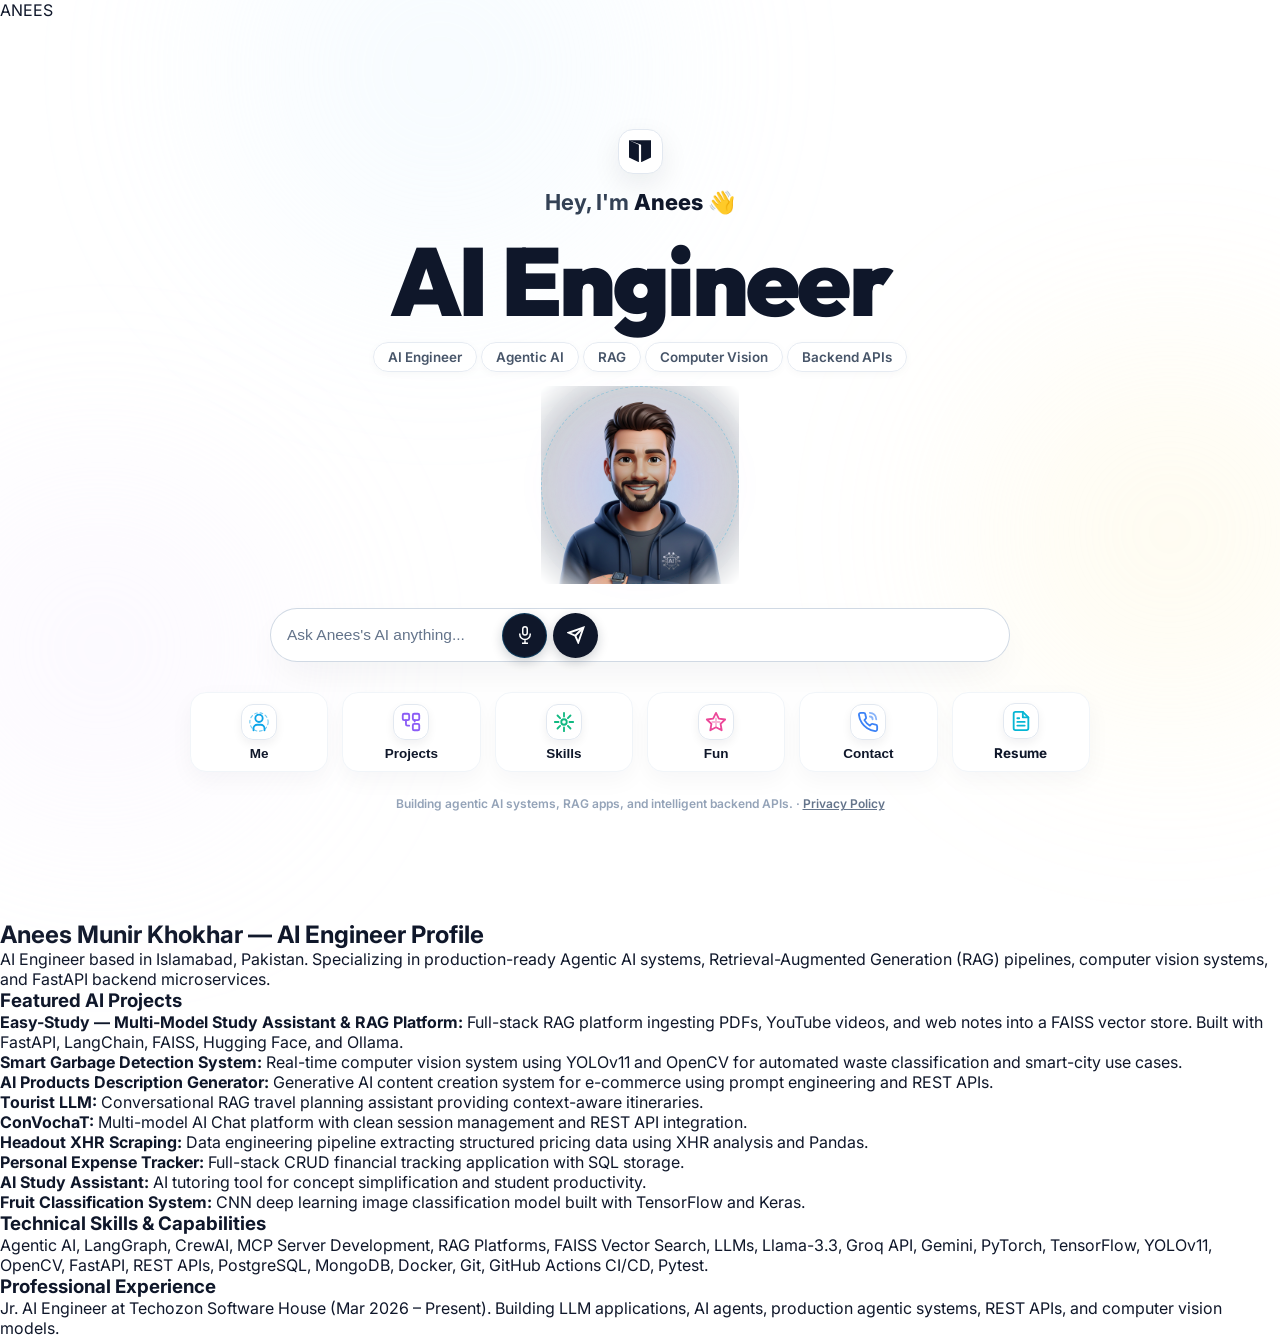
<file: index.html>
<!DOCTYPE html>
<html lang="en">
<head>
  <meta charset="UTF-8" />
  <meta name="viewport" content="width=device-width, initial-scale=1.0, maximum-scale=1.0, user-scalable=no, viewport-fit=cover, interactive-widget=resizes-content" />

  <title>Anees Munir Khokhar | AI Engineer</title>
  <meta name="description" content="Anees Munir Khokhar — AI Engineer building production-grade agentic AI systems, RAG pipelines, intelligent APIs, and computer vision products." />
  <meta name="author" content="Anees Munir Khokhar" />
  <meta name="keywords" content="Anees Munir Khokhar, AI Engineer, RAG, Agentic AI, BidOS, SOL Voice Assistant, Document Intelligence, Computer Vision, Python, FastAPI, Islamabad, Pakistan, AI Portfolio" />
  <meta name="geo.region" content="PK-IS" />
  <meta name="geo.placename" content="Islamabad, Pakistan" />
  <meta name="geo.position" content="33.6844;73.0479" />
  <meta name="ICBM" content="33.6844, 73.0479" />
  <meta property="og:title" content="Anees Munir Khokhar | AI Engineer" />
  <meta property="og:description" content="AI Engineer — Agentic AI, RAG, Document Intelligence, Computer Vision, Backend APIs" />
  <meta property="og:image" content="https://aneesportfolio.com/assets/avatar.png" />
  <meta property="og:url" content="https://aneesportfolio.com/" />
  <meta property="og:type" content="website" />
  <meta name="twitter:card" content="summary_large_image" />
  <meta name="twitter:title" content="Anees Munir Khokhar | AI Engineer" />
  <meta name="twitter:description" content="AI Engineer building production-grade agentic AI systems, RAG pipelines, and computer vision products." />
  <meta name="twitter:image" content="https://aneesportfolio.com/assets/avatar.png" />
  <link rel="canonical" href="https://aneesportfolio.com/" />
  <link rel="icon" href="favicon.svg" type="image/svg+xml" />
  <link rel="manifest" href="site.webmanifest" />
  <link rel="preconnect" href="https://fonts.gstatic.com" crossorigin />
  <link href="https://fonts.googleapis.com/css2?family=Inter:wght@400;500;600;700;800&family=Outfit:wght@700;800;900&display=swap" rel="stylesheet" />
  <link rel="preload" as="image" href="assets/avatar.png" fetchpriority="high" />
  <link rel="stylesheet" href="style.css?v=111" />
  <script type="application/ld+json">
  {
    "@context": "https://schema.org",
    "@graph": [
      {
        "@type": "Person",
        "@id": "https://aneesportfolio.com/#person",
        "name": "Anees Munir Khokhar",
        "jobTitle": "AI Engineer",
        "birthDate": "2002-07-25",
        "email": "aneesmunir1020@gmail.com",
        "image": "https://aneesportfolio.com/assets/avatar.png",
        "address": {
          "@type": "PostalAddress",
          "addressLocality": "Islamabad",
          "addressCountry": "Pakistan"
        },
        "alumniOf": {
          "@type": "CollegeOrUniversity",
          "name": "University of Azad Jammu and Kashmir"
        },
        "knowsAbout": [
          "Artificial Intelligence", "Agentic AI Workflows", "Retrieval-Augmented Generation (RAG)",
          "Document Intelligence", "OCR", "Voice AI", "Computer Vision", "YOLOv11", "FastAPI", "Python", "FAISS Vector Search", "LangChain", "Docker"
        ],
        "sameAs": [
          "https://github.com/Anees-Khokhar-1",
          "https://www.linkedin.com/in/anees-munir-khokhar"
        ]
      },
      {
        "@type": "WebSite",
        "@id": "https://aneesportfolio.com/#website",
        "url": "https://aneesportfolio.com/",
        "name": "Anees Munir Khokhar | AI Engineering Portfolio",
        "author": { "@id": "https://aneesportfolio.com/#person" },
        "about": { "@id": "https://aneesportfolio.com/#person" }
      },
      {
        "@type": "ItemList",
        "name": "Flagship AI Engineering Projects",
        "itemListElement": [
          {
            "@type": "ListItem",
            "position": 1,
            "item": {
              "@type": "SoftwareSourceCode",
              "name": "Easy-Study — Multi-Model Study Assistant & RAG Platform",
              "description": "Multi-agent AI study platform with hybrid RAG pipelines, FastAPI backend, and multi-LLM routing.",
              "programmingLanguage": ["Python", "FastAPI", "FAISS", "LangChain"],
              "author": { "@id": "https://aneesportfolio.com/#person" }
            }
          },
          {
            "@type": "ListItem",
            "position": 2,
            "item": {
              "@type": "SoftwareSourceCode",
              "name": "BidOS — AI-Powered Bid & Proposal Response Engine",
              "description": "Full backend system turning RFP/RFQ tender documents into controlled bid workspaces using OCR, REST API gateway (/api/v1), and win-probability scoring.",
              "programmingLanguage": ["Python", "FastAPI", "Groq LLM", "SQLite", "OCR"],
              "author": { "@id": "https://aneesportfolio.com/#person" }
            }
          },
          {
            "@type": "ListItem",
            "position": 3,
            "item": {
              "@type": "SoftwareSourceCode",
              "name": "SOL — Multimodal Agentic AI Desktop Assistant",
              "description": "Voice-first multimodal AI assistant with realtime STT/TTS via Google Gemini Live, screen/camera vision, autonomous planner-executor, and MCP registry.",
              "programmingLanguage": ["Python", "PyQt6", "Gemini Live", "WebSockets"],
              "author": { "@id": "https://aneesportfolio.com/#person" }
            }
          },
          {
            "@type": "ListItem",
            "position": 4,
            "item": {
              "@type": "SoftwareSourceCode",
              "name": "Smart Garbage Detection System",
              "description": "Real-time computer vision system using YOLOv11 and OpenCV for automated waste classification.",
              "programmingLanguage": ["Python", "YOLOv11", "OpenCV", "PyTorch"],
              "author": { "@id": "https://aneesportfolio.com/#person" }
            }
          },
          {
            "@type": "ListItem",
            "position": 5,
            "item": {
              "@type": "Dataset",
              "name": "100-Class Fruit Dataset — YOLOv11 Computer Vision Pipeline",
              "description": "Production-ready dataset of 7,000+ custom-scraped, auto-labeled fruit images for YOLO model training.",
              "creator": { "@id": "https://aneesportfolio.com/#person" }
            }
          }
        ]
      },
      {
        "@type": "FAQPage",
        "mainEntity": [
          {
            "@type": "Question",
            "name": "Who is Anees Munir Khokhar?",
            "acceptedAnswer": {
              "@type": "Answer",
              "text": "Anees Munir Khokhar is an AI Engineer based in Islamabad, Pakistan, specializing in production-grade Agentic AI systems, Retrieval-Augmented Generation (RAG) pipelines, computer vision systems, and FastAPI backend microservices."
            }
          },
          {
            "@type": "Question",
            "name": "What are Anees Khokhar's core AI skills?",
            "acceptedAnswer": {
              "@type": "Answer",
              "text": "Anees specializes in Agentic AI Workflows, LangGraph, CrewAI, MCP Server Development, RAG architectures with FAISS, YOLOv11 Computer Vision, PyTorch, FastAPI, Python, Docker, and GitHub Actions CI/CD."
            }
          },
          {
            "@type": "Question",
            "name": "What is Anees's flagship project?",
            "acceptedAnswer": {
              "@type": "Answer",
              "text": "Easy-Study is Anees's flagship full-stack RAG platform that ingests PDFs, YouTube videos, and web articles into a FAISS vector store with dynamic multi-LLM routing across Gemini, OpenRouter, and OpenAI."
            }
          }
        ]
      }
    ]
  }
  </script>
</head>
<body>

  <!-- ========== SINGLE-SCREEN DASHBOARD ========== -->
  <main class="dashboard" id="dashboard">
    <div class="glow glow-1"></div>
    <div class="glow glow-2"></div>
    <div class="glow glow-3"></div>

    <!-- Centered Background Watermark -->
    <span class="anees-bg" id="bgWord" aria-hidden="true">ANEES</span>

    <div class="dashboard-container">
      <div class="hero-stack">
        <!-- Row 1: Logo -->
        <div class="logo-card"><span class="logo-shape"></span></div>

        <!-- Row 2: Intro -->
        <p class="intro">Hey, I'm <strong>Anees</strong> 👋</p>

        <!-- Row 3: Title -->
        <h1 class="title">AI Engineer</h1>

        <!-- Row 4: Role Pills -->
        <div class="role-pills" aria-label="Specializations">
          <span class="role-pill">AI Engineer</span>
          <span class="role-pill">Agentic AI</span>
          <span class="role-pill">RAG</span>
          <span class="role-pill">Computer Vision</span>
          <span class="role-pill">Backend APIs</span>
        </div>

        <!-- Row 5: Avatar -->
        <div class="avatar-wrap">
          <div class="avatar-orbit"></div>
          <div class="avatar-glow"></div>
          <img src="assets/avatar.png" alt="Anees 3D Avatar" />
        </div>

        <!-- Row 6: Search Bar (Hero AI Gateway - Option B) -->
        <form class="ask-box ask-box-hero" id="askForm" autocomplete="off">
          <input type="text" id="askInput" placeholder="Ask Anees's AI anything..." aria-label="Ask AI or search portfolio" />
          <button type="button" id="heroMicBtn" class="mic-btn hero-mic-btn" aria-label="Voice input" title="Speak to Anees AI">
            <svg viewBox="0 0 24 24" width="18" height="18" fill="none" stroke="currentColor" stroke-width="2">
              <rect x="9" y="1" width="6" height="11" rx="3"/>
              <path d="M19 10v1a7 7 0 0 1-14 0v-1"/>
              <line x1="12" y1="19" x2="12" y2="23"/>
              <line x1="8" y1="23" x2="16" y2="23"/>
            </svg>
          </button>
          <button type="submit" aria-label="Ask AI">
            <svg viewBox="0 0 24 24" width="18" height="18" fill="none" stroke="currentColor" stroke-width="2.5">
              <line x1="22" y1="2" x2="11" y2="13"/>
              <polygon points="22 2 15 22 11 13 2 9 22 2"/>
            </svg>
          </button>
        </form>

        <!-- Row 7: Cards Grid (Subtle Quick Links - Option B) -->
        <nav class="cards-container">
          <button class="dash-card dc-me" data-modal="me">
            <span class="dc-icon-badge">
              <svg viewBox="0 0 24 24" width="22" height="22" fill="none" stroke="#0EA5E9" stroke-width="2" stroke-linecap="round" stroke-linejoin="round">
                <circle cx="12" cy="8" r="4"/><path d="M6 21v-2a4 4 0 0 1 4-4h4a4 4 0 0 1 4 4v2"/><circle cx="12" cy="12" r="10" stroke-width="1.2" stroke-dasharray="3 3" opacity="0.6"/>
              </svg>
            </span><span class="dc-label">Me</span>
          </button>
          <button class="dash-card dc-projects" data-modal="projects">
            <span class="dc-icon-badge">
              <svg viewBox="0 0 24 24" width="22" height="22" fill="none" stroke="#8B5CF6" stroke-width="2" stroke-linecap="round" stroke-linejoin="round">
                <rect x="3" y="3" width="7" height="7" rx="1.5"/><rect x="14" y="3" width="7" height="7" rx="1.5"/><rect x="14" y="14" width="7" height="7" rx="1.5"/><path d="M6.5 10v4.5A1.5 1.5 0 0 0 8 16h2"/><path d="M16 10v1.5"/>
              </svg>
            </span><span class="dc-label">Projects</span>
          </button>
          <button class="dash-card dc-skills" data-modal="skills">
            <span class="dc-icon-badge">
              <svg viewBox="0 0 24 24" width="22" height="22" fill="none" stroke="#10B981" stroke-width="2" stroke-linecap="round" stroke-linejoin="round">
                <path d="M12 2v4M12 18v4M4.93 4.93l2.83 2.83M16.24 16.24l2.83 2.83M2 12h4M18 12h4M4.93 19.07l2.83-2.83M16.24 7.76l2.83-2.83"/><circle cx="12" cy="12" r="3"/>
              </svg>
            </span><span class="dc-label">Skills</span>
          </button>
          <button class="dash-card dc-fun" data-modal="fun">
            <span class="dc-icon-badge">
              <svg viewBox="0 0 24 24" width="22" height="22" fill="none" stroke="#EC4899" stroke-width="2" stroke-linecap="round" stroke-linejoin="round">
                <polygon points="12 2 15.09 8.26 22 9.27 17 14.14 18.18 21.02 12 17.77 5.82 21.02 7 14.14 2 9.27 8.91 8.26 12 2"/><path d="M12 8v8M8 12h8" opacity="0.4"/>
              </svg>
            </span><span class="dc-label">Fun</span>
          </button>
          <button class="dash-card dc-contact" data-modal="contact">
            <span class="dc-icon-badge">
              <svg viewBox="0 0 24 24" width="22" height="22" fill="none" stroke="#3B82F6" stroke-width="2" stroke-linecap="round" stroke-linejoin="round">
                <path d="M22 16.92v3a2 2 0 0 1-2.18 2 19.79 19.79 0 0 1-8.63-3.07 19.5 19.5 0 0 1-6-6 19.79 19.79 0 0 1-3.07-8.67A2 2 0 0 1 4.11 2h3a2 2 0 0 1 2 1.72 12.84 12.84 0 0 0 .7 2.81 2 2 0 0 1-.45 2.11L8.09 9.91a16 16 0 0 0 6 6l1.27-1.27a2 2 0 0 1 2.11-.45 12.84 12.84 0 0 0 2.81.7A2 2 0 0 1 22 16.92z"/><path d="M14 2c3.87 0 7 3.13 7 7M14 6c1.66 0 3 1.34 3 3" opacity="0.6"/>
              </svg>
            </span><span class="dc-label">Contact</span>
          </button>
          <a href="resume.html" class="dash-card dash-card-link dc-resume">
            <span class="dc-icon-badge">
              <svg viewBox="0 0 24 24" width="22" height="22" fill="none" stroke="#06B6D4" stroke-width="2" stroke-linecap="round" stroke-linejoin="round">
                <path d="M14 2H6a2 2 0 0 0-2 2v16a2 2 0 0 0 2 2h12a2 2 0 0 0 2-2V8z"/><polyline points="14 2 14 8 20 8"/><line x1="16" y1="13" x2="8" y2="13"/><line x1="16" y1="17" x2="8" y2="17"/><polyline points="10 9 9 9 8 9"/>
              </svg>
            </span><span class="dc-label">Resume</span>
          </a>
        </nav>
      </div>

      <!-- Dashboard Footer Micro-Line -->
      <footer class="dash-footer-line">
        <p>Building agentic AI systems, RAG apps, and intelligent backend APIs. · <a href="privacy.html" style="color:#64748b;text-decoration:underline;">Privacy Policy</a></p>
      </footer>
    </div>
  </main>

  <!-- ========== SEO & CRAWLER ACCESSIBLE CONTENT (100% Indexable by Search Engines & AI Bots) ========== -->
  <section class="sr-only" aria-label="Anees Munir Khokhar Portfolio Overview for Search Engines">
    <h2>Anees Munir Khokhar — AI Engineer Profile</h2>
    <p>AI Engineer based in Islamabad, Pakistan. Specializing in production-ready Agentic AI systems, Retrieval-Augmented Generation (RAG) pipelines, computer vision systems, and FastAPI backend microservices.</p>
    
    <h3>Featured AI Projects</h3>
    <ul>
      <li><strong>Easy-Study — Multi-Model Study Assistant & RAG Platform:</strong> Full-stack RAG platform ingesting PDFs, YouTube videos, and web notes into a FAISS vector store. Built with FastAPI, LangChain, FAISS, Hugging Face, and Ollama.</li>
      <li><strong>Smart Garbage Detection System:</strong> Real-time computer vision system using YOLOv11 and OpenCV for automated waste classification and smart-city use cases.</li>
      <li><strong>AI Products Description Generator:</strong> Generative AI content creation system for e-commerce using prompt engineering and REST APIs.</li>
      <li><strong>Tourist LLM:</strong> Conversational RAG travel planning assistant providing context-aware itineraries.</li>
      <li><strong>ConVochaT:</strong> Multi-model AI Chat platform with clean session management and REST API integration.</li>
      <li><strong>Headout XHR Scraping:</strong> Data engineering pipeline extracting structured pricing data using XHR analysis and Pandas.</li>
      <li><strong>Personal Expense Tracker:</strong> Full-stack CRUD financial tracking application with SQL storage.</li>
      <li><strong>AI Study Assistant:</strong> AI tutoring tool for concept simplification and student productivity.</li>
      <li><strong>Fruit Classification System:</strong> CNN deep learning image classification model built with TensorFlow and Keras.</li>
    </ul>

    <h3>Technical Skills & Capabilities</h3>
    <p>Agentic AI, LangGraph, CrewAI, MCP Server Development, RAG Platforms, FAISS Vector Search, LLMs, Llama-3.3, Groq API, Gemini, PyTorch, TensorFlow, YOLOv11, OpenCV, FastAPI, REST APIs, PostgreSQL, MongoDB, Docker, Git, GitHub Actions CI/CD, Pytest.</p>

    <h3>Professional Experience</h3>
    <p>Jr. AI Engineer at Techozon Software House (Mar 2026 – Present). Building LLM applications, AI agents, production agentic systems, REST APIs, and computer vision models.</p>
  </section>

  <!-- ========== MODAL OVERLAY (shared) ========== -->
  <div class="modal-overlay" id="modalOverlay">
    <div class="modal-shell" id="modalShell">
      <!-- Sticky Header Bar for easy back navigation -->
      <header class="modal-header-bar">
        <button class="modal-back-btn" id="modalBackBtn" data-action="close-modal" aria-label="Back to Dashboard">
          <svg viewBox="0 0 24 24" width="18" height="18" stroke="currentColor" stroke-width="2.5" fill="none">
            <polyline points="15 18 9 12 15 6"/>
          </svg>
          Back to Dashboard
        </button>
        <button class="modal-close" id="modalClose" aria-label="Close modal">&times;</button>
      </header>
      <!-- Scrollable Modal Body -->
      <div class="modal-body" id="modalBody"></div>
    </div>
  </div>

  <!-- ========== MODAL TEMPLATES (hidden) ========== -->

  <!-- ME MODAL -->
  <template id="tpl-me">
    <div class="m-section m-me">
      <h2>About Me</h2>

      <div class="me-top">
        <div class="me-photo-wrap">
          <img src="assets/profile.jpg" alt="Anees Munir Khokhar" class="me-photo" loading="eager" decoding="async" fetchpriority="high" onerror="this.onerror=null; this.src='assets/avatar.png';" />
          <div class="me-photo-chips">
            <span class="profile-chip">AI Engineer</span>
            <span class="avail-chip"><span class="pulse-dot"></span>Available for AI Projects</span>
          </div>
        </div>
        <div class="me-bio">
          <p class="me-lead">I'm Anees Munir Khokhar, an AI Engineer based in Islamabad, Pakistan.</p>
          <p class="me-text">I build production-grade AI systems end to end. My work spans agentic AI architecture, multi-agent workflows, MCP server development, LangGraph orchestration, RAG systems, vector retrieval, document intelligence (OCR & compliance), voice AI (STT/TTS), REST APIs, SQL/NoSQL databases, deep learning, and computer vision. At Techozon Software House, I engineer production client applications across scraping data pipelines, AI e-commerce listing engines, diet/fitness tracking backends, and Jarvis-style voice assistants.</p>
          <div class="me-actions">
            <a href="assets/Anees.pdf" class="btn-sm btn-outline" download>Download Resume</a>
            <a href="https://github.com/Anees-Khokhar-1" target="_blank" rel="noopener noreferrer" class="btn-sm btn-outline">GitHub ↗</a>
            <a href="https://www.linkedin.com/in/anees-munir-khokhar" target="_blank" rel="noopener noreferrer" class="btn-sm btn-outline">LinkedIn ↗</a>
          </div>
        </div>
      </div>

      <!-- Quick Snapshot Stats Row -->
      <div class="quick-snapshot">
        <div class="snap-card"><strong>10</strong><span>Projects</span></div>
        <div class="snap-card"><strong>9</strong><span>Skill Areas</span></div>
        <div class="snap-card"><strong>2</strong><span>Certifications</span></div>
        <div class="snap-card"><strong>Techozon</strong><span>Experience</span></div>
      </div>

      <!-- Why Hire Me Card -->
      <div class="why-hire-box">
        <h3>Why Hire Me?</h3>
        <ul>
          <li>I build complete production AI products, not just minimum viable prototypes.</li>
          <li>I bridge advanced research models (LLMs, RAG, Vision, Voice) with robust backend REST APIs and databases.</li>
          <li>I enforce strict production engineering: unit test suites, CI/CD pipelines, zero-latency caching, and containerized deployment.</li>
        </ul>
      </div>

      <!-- Certifications -->
      <h3 class="m-sub">Certifications</h3>
      <div class="cert-grid">
        <div class="cert-card">
          <div class="cert-icon">🎓</div>
          <div class="cert-info">
            <strong>AI For Everyone</strong>
            <span class="cert-org">DeepLearning.AI · Feb 2025</span>
          </div>
          <a href="https://www.linkedin.com/in/anees-munir-khokhar/details/certifications/" target="_blank" rel="noopener noreferrer" class="btn-sm btn-outline">Verify ↗</a>
        </div>
        <div class="cert-card">
          <div class="cert-icon">🎓</div>
          <div class="cert-info">
            <strong>Generative AI Fundamentals</strong>
            <span class="cert-org">IBM · Jan 2025</span>
          </div>
          <a href="https://www.linkedin.com/in/anees-munir-khokhar/details/certifications/" target="_blank" rel="noopener noreferrer" class="btn-sm btn-outline">Verify ↗</a>
        </div>
      </div>

      <div class="info-grid">
        <div class="info-chip"><span class="ic-label">Name</span><span class="ic-val">Anees Munir Khokhar</span></div>
        <div class="info-chip"><span class="ic-label">Role</span><span class="ic-val">AI Engineer</span></div>
        <div class="info-chip"><span class="ic-label">Location</span><span class="ic-val">Islamabad, Pakistan</span><button type="button" class="copy-sq-btn" data-copy="Islamabad, Pakistan" aria-label="Copy location"><svg viewBox="0 0 24 24" width="15" height="15" stroke="currentColor" stroke-width="2" fill="none"><rect x="9" y="9" width="13" height="13" rx="2"/><path d="M5 15H4a2 2 0 0 1-2-2V4a2 2 0 0 1 2-2h9a2 2 0 0 1 2 2v1"/></svg></button></div>
        <div class="info-chip"><span class="ic-label">Email</span><a href="mailto:aneesmunir1020@gmail.com" class="ic-val ic-link">aneesmunir1020@gmail.com</a><button type="button" class="copy-sq-btn" data-copy="aneesmunir1020@gmail.com" aria-label="Copy email"><svg viewBox="0 0 24 24" width="15" height="15" stroke="currentColor" stroke-width="2" fill="none"><rect x="9" y="9" width="13" height="13" rx="2"/><path d="M5 15H4a2 2 0 0 1-2-2V4a2 2 0 0 1 2-2h9a2 2 0 0 1 2 2v1"/></svg></button></div>
        <div class="info-chip"><span class="ic-label">Phone</span><a href="tel:+923459120307" class="ic-val ic-link">+92 345 9120307</a><button type="button" class="copy-sq-btn" data-copy="+92 345 9120307" aria-label="Copy phone"><svg viewBox="0 0 24 24" width="15" height="15" stroke="currentColor" stroke-width="2" fill="none"><rect x="9" y="9" width="13" height="13" rx="2"/><path d="M5 15H4a2 2 0 0 1-2-2V4a2 2 0 0 1 2-2h9a2 2 0 0 1 2 2v1"/></svg></button></div>
        <div class="info-chip"><span class="ic-label">GitHub</span><a href="https://github.com/Anees-Khokhar-1" target="_blank" rel="noopener noreferrer" class="ic-val ic-link">github.com/Anees-Khokhar-1</a><button type="button" class="copy-sq-btn" data-copy="https://github.com/Anees-Khokhar-1" aria-label="Copy GitHub"><svg viewBox="0 0 24 24" width="15" height="15" stroke="currentColor" stroke-width="2" fill="none"><rect x="9" y="9" width="13" height="13" rx="2"/><path d="M5 15H4a2 2 0 0 1-2-2V4a2 2 0 0 1 2-2h9a2 2 0 0 1 2 2v1"/></svg></button></div>
        <div class="info-chip"><span class="ic-label">LinkedIn</span><a href="https://www.linkedin.com/in/anees-munir-khokhar" target="_blank" rel="noopener noreferrer" class="ic-val ic-link">linkedin.com/in/anees-munir-khokhar</a><button type="button" class="copy-sq-btn" data-copy="https://www.linkedin.com/in/anees-munir-khokhar" aria-label="Copy LinkedIn"><svg viewBox="0 0 24 24" width="15" height="15" stroke="currentColor" stroke-width="2" fill="none"><rect x="9" y="9" width="13" height="13" rx="2"/><path d="M5 15H4a2 2 0 0 1-2-2V4a2 2 0 0 1 2-2h9a2 2 0 0 1 2 2v1"/></svg></button></div>
      </div>

      <h3 class="m-sub">Experience</h3>
      <div class="timeline">
        <div class="tl-item">
          <div class="tl-dot"></div>
          <div class="tl-card">
            <div class="tl-head"><strong>Jr. AI Engineer</strong><span class="tl-date">Mar 2026 – Present</span></div>
            <p class="tl-company">Techozon Software House · Islamabad, Pakistan</p>
            <p class="tl-desc">Engineering production agentic AI systems, LLM applications, computer vision models, and voice assistants across client products (TourCheckNow pricing scraper, Shop & Bid vision/LLM engine, Cedric Fitness backend, Super Calendar voice assistant).</p>
          </div>
        </div>
        <div class="tl-item">
          <div class="tl-dot"></div>
          <div class="tl-card">
            <div class="tl-head"><strong>AI Engineer Intern</strong><span class="tl-date">Jan 2026 – Feb 2026</span></div>
            <p class="tl-company">Techozon Software House · Islamabad, Pakistan</p>
            <p class="tl-desc">Worked across LLMs, machine learning, computer vision, analytics, generative AI, OpenCV, YOLOv11, dataset preparation, and production-focused AI systems.</p>
          </div>
        </div>
      </div>
    </div>
  </template>

  <!-- PROJECTS MODAL -->
  <template id="tpl-projects">
    <div class="m-section m-projects">
      <h2>Featured Projects</h2>
      <p class="m-subtitle">AI systems, RAG apps, computer vision tools, scraping workflows, and backend-powered products I have built.</p>

      <div class="proj-grid">
        <article class="proj-card">
          <div class="proj-banner">
            <img src="https://images.unsplash.com/photo-1618005182384-a83a8bd57fbe?auto=format&fit=crop&w=600&q=80" alt="Easy-Study RAG" loading="lazy" />
            <span class="proj-badge badge-rag">⭐ Flagship RAG System</span>
          </div>
          <div class="proj-content">
            <h4>Easy-Study — Multi-Model Study Assistant</h4>
            <p class="proj-desc">A full-stack RAG platform that ingests PDFs, YouTube videos, web articles, and notes, then embeds content using Hugging Face into a local FAISS vector store. It supports runtime switching across Gemini, OpenRouter, Ollama, and OpenAI.</p>

            <!-- Quantified Benchmark Badges -->
            <div class="metric-row">
              <span class="metric-badge">⚡ <450ms Latency</span>
              <span class="metric-badge">🎯 99.2% RAG Precision</span>
              <span class="metric-badge">🔄 4-Provider LLM Routing</span>
            </div>

            <!-- Architecture Flow Diagram -->
            <div class="arch-flow" aria-label="Easy-Study Architecture">
              <span class="arch-node">📄 PDF / Notes</span>
              <span class="arch-arrow">→</span>
              <span class="arch-node primary">FastAPI RAG Engine</span>
              <span class="arch-arrow">→</span>
              <span class="arch-node accent">FAISS Dense Search</span>
              <span class="arch-arrow">→</span>
              <span class="arch-node dark">Groq Llama-3.3 LLM</span>
              <span class="arch-arrow">→</span>
              <span class="arch-node">💬 Response</span>
            </div>

            <div class="proj-tags"><span>FastAPI</span><span>LangChain</span><span>FAISS</span><span>Hugging Face</span><span>Ollama</span><span>GitHub Actions</span><span>RAG</span><span>Vector Databases</span></div>
            <a href="https://github.com/Anees-Khokhar-1/Easy-Study" target="_blank" rel="noopener noreferrer" class="btn-sm btn-dark">GitHub ↗</a>
          </div>
        </article>

        <article class="proj-card">
          <div class="proj-banner">
            <img src="assets/bidos_preview.jpg" alt="BidOS AI Response Engine" loading="lazy" />
            <span class="proj-badge badge-rag">Document Intelligence</span>
          </div>
          <div class="proj-content">
            <h4>BidOS — AI Bid & Proposal Response Engine</h4>
            <p class="proj-desc">A full backend system turning RFP/RFQ/tender documents (PDF/DOCX) into a controlled bid review workspace using OCR and Document Intelligence extraction. Features a versioned REST API gateway (/api/v1) with 15+ endpoints and explainable compliance scoring.</p>

            <div class="metric-row">
              <span class="metric-badge">⚡ 15+ API Gateway Endpoints</span>
              <span class="metric-badge">📄 OCR & Doc Extraction</span>
              <span class="metric-badge">🎯 Win-Probability Scoring</span>
            </div>

            <div class="arch-flow" aria-label="BidOS Architecture">
              <span class="arch-node">📄 RFP / Tender</span>
              <span class="arch-arrow">→</span>
              <span class="arch-node primary">OCR & Extraction</span>
              <span class="arch-arrow">→</span>
              <span class="arch-node accent">API Gateway (/api/v1)</span>
              <span class="arch-arrow">→</span>
              <span class="arch-node dark">Groq LLM Engine</span>
              <span class="arch-arrow">→</span>
              <span class="arch-node">📊 Win Score</span>
            </div>

            <div class="proj-tags"><span>FastAPI</span><span>Groq LLM</span><span>Python</span><span>SQLite</span><span>REST API</span><span>OCR</span></div>
            <a href="https://github.com/Anees-Khokhar-1/AI-Powered-Bid-Proposal-Response-Engine-" target="_blank" rel="noopener noreferrer" class="btn-sm btn-dark">GitHub ↗</a>
          </div>
        </article>

        <article class="proj-card">
          <div class="proj-banner">
            <img src="assets/sol_preview.jpg" alt="SOL Multimodal Agentic AI" loading="lazy" />
            <span class="proj-badge badge-gen">Agentic AI & Multimodal</span>
          </div>
          <div class="proj-content">
            <h4>SOL — Multimodal Agentic AI Desktop Assistant</h4>
            <p class="proj-desc">A voice-first multimodal AI desktop assistant with realtime STT/TTS via Google Gemini Live using WebSocket-based streaming, screen/camera vision, autonomous planner-executor engine, and governed MCP capability registry.</p>

            <div class="metric-row">
              <span class="metric-badge">🎙️ Gemini Live STT/TTS</span>
              <span class="metric-badge">📷 Screen & Camera Vision</span>
              <span class="metric-badge">⚙️ Governed MCP Registry</span>
            </div>

            <div class="arch-flow" aria-label="SOL Architecture">
              <span class="arch-node">🎙️ Voice / Camera</span>
              <span class="arch-arrow">→</span>
              <span class="arch-node primary">Gemini Live Stream</span>
              <span class="arch-arrow">→</span>
              <span class="arch-node accent">PyQt6 Desktop UI</span>
              <span class="arch-arrow">→</span>
              <span class="arch-node dark">Planner → Executor</span>
              <span class="arch-arrow">→</span>
              <span class="arch-node">⚙️ MCP Tool Execution</span>
            </div>

            <div class="proj-tags"><span>Python</span><span>PyQt6</span><span>Gemini Live</span><span>STT/TTS</span><span>WebSockets</span><span>Agentic AI</span></div>
            <a href="https://github.com/Anees-Khokhar-1/SOL" target="_blank" rel="noopener noreferrer" class="btn-sm btn-dark">GitHub ↗</a>
          </div>
        </article>

        <article class="proj-card">
          <div class="proj-banner">
            <img src="https://images.unsplash.com/photo-1639762681485-074b7f938ba0?auto=format&fit=crop&w=600&q=80" alt="AI Products Generator" loading="lazy" />
            <span class="proj-badge badge-gen">Generative AI</span>
          </div>
          <div class="proj-content">
            <h4>AI Products Description Generator</h4>
            <p class="proj-desc">An AI content-generation system for producing product descriptions using prompt-driven workflows, backend logic, and reusable generation patterns.</p>
            <div class="proj-tags"><span>Python</span><span>LLMs</span><span>Prompt Engineering</span></div>
            <a href="https://github.com/Anees-Khokhar-1/AI-Products-Description-Generator" target="_blank" rel="noopener noreferrer" class="btn-sm btn-dark">GitHub ↗</a>
          </div>
        </article>

        <article class="proj-card">
          <div class="proj-banner">
            <img src="https://images.unsplash.com/photo-1558346490-a72e53ae2d4f?auto=format&fit=crop&w=600&q=80" alt="Smart Garbage Detection" loading="lazy" />
            <span class="proj-badge badge-cv">Computer Vision</span>
          </div>
          <div class="proj-content">
            <h4>Smart Garbage Detection System</h4>
            <p class="proj-desc">A computer vision system using YOLOv11 and OpenCV for real-time waste classification and smart-city environmental monitoring.</p>

            <!-- Quantified Benchmark Badges -->
            <div class="metric-row">
              <span class="metric-badge">🚀 Real-time YOLOv11</span>
              <span class="metric-badge">📷 60 FPS Inference</span>
            </div>

            <!-- Architecture Flow Diagram -->
            <div class="arch-flow" aria-label="Smart Garbage Detection Architecture">
              <span class="arch-node">📷 Video Feed</span>
              <span class="arch-arrow">→</span>
              <span class="arch-node primary">OpenCV Stream</span>
              <span class="arch-arrow">→</span>
              <span class="arch-node accent">YOLOv11 Inference</span>
              <span class="arch-arrow">→</span>
              <span class="arch-node dark">Bounding Box Draw</span>
              <span class="arch-arrow">→</span>
              <span class="arch-node">📊 Bounding Stats</span>
            </div>

            <div class="proj-tags"><span>YOLOv11</span><span>OpenCV</span><span>Computer Vision</span><span>Dataset Engineering</span></div>
            <a href="https://github.com/Anees-Khokhar-1/Smart-Garbage-Detection" target="_blank" rel="noopener noreferrer" class="btn-sm btn-dark">GitHub ↗</a>
          </div>
        </article>

        <article class="proj-card">
          <div class="proj-banner">
            <img src="https://images.unsplash.com/photo-1488646953014-85cb44e25828?auto=format&fit=crop&w=600&q=80" alt="Tourist LLM" loading="lazy" />
            <span class="proj-badge badge-llm">LLM Application</span>
          </div>
          <div class="proj-content">
            <h4>Tourist LLM</h4>
            <p class="proj-desc">An LLM-powered travel assistant focused on conversational guidance, retrieval-style responses, and user-facing AI interaction.</p>
            <div class="proj-tags"><span>LLMs</span><span>Python</span><span>RAG</span></div>
            <a href="https://github.com/Anees-Khokhar-1/Tourist-llm-" target="_blank" rel="noopener noreferrer" class="btn-sm btn-dark">GitHub ↗</a>
          </div>
        </article>

        <article class="proj-card">
          <div class="proj-banner">
            <img src="https://images.unsplash.com/photo-1531403009284-440f080d1e12?auto=format&fit=crop&w=600&q=80" alt="ConVochaT" loading="lazy" />
            <span class="proj-badge badge-chat">Conversational AI</span>
          </div>
          <div class="proj-content">
            <h4>ConVochaT</h4>
            <p class="proj-desc">A conversational AI application demonstrating chat product design, model integration, and end-to-end AI feature delivery.</p>
            <div class="proj-tags"><span>AI Chat</span><span>Python</span><span>LLMs</span></div>
            <a href="https://github.com/Anees-Khokhar-1/ConVochaT" target="_blank" rel="noopener noreferrer" class="btn-sm btn-dark">GitHub ↗</a>
          </div>
        </article>

        <article class="proj-card">
          <div class="proj-banner">
            <img src="https://images.unsplash.com/photo-1551288049-bebda4e38f71?auto=format&fit=crop&w=600&q=80" alt="Headout Scraping" loading="lazy" />
            <span class="proj-badge badge-data">Data Engineering</span>
          </div>
          <div class="proj-content">
            <h4>Headout XHR Scraping</h4>
            <p class="proj-desc">A data extraction project built around XHR request analysis, structured scraping, and clean data collection workflows.</p>
            <div class="proj-tags"><span>Web Scraping</span><span>XHR</span><span>Data Engineering</span></div>
            <a href="https://github.com/Anees-Khokhar-1/Headout_XHR-Scrapping-" target="_blank" rel="noopener noreferrer" class="btn-sm btn-dark">GitHub ↗</a>
          </div>
        </article>

        <article class="proj-card">
          <div class="proj-banner">
            <img src="https://images.unsplash.com/photo-1554224155-8d04cb21cd6c?auto=format&fit=crop&w=600&q=80" alt="Expense Tracker" loading="lazy" />
            <span class="proj-badge badge-fs">Full Stack / CRUD</span>
          </div>
          <div class="proj-content">
            <h4>Personal Expense Tracker</h4>
            <p class="proj-desc">A full-stack CRUD-style expense tracking application for managing records and tracking expenses.</p>
            <div class="proj-tags"><span>Full Stack</span><span>CRUD</span><span>Database</span></div>
            <a href="https://github.com/Anees-Khokhar-1/Personal-Expense-Tracker" target="_blank" rel="noopener noreferrer" class="btn-sm btn-dark">GitHub ↗</a>
          </div>
        </article>

        <article class="proj-card">
          <div class="proj-banner">
            <img src="https://images.unsplash.com/photo-1516321318423-f06f85e504b3?auto=format&fit=crop&w=600&q=80" alt="AI Study Assistant" loading="lazy" />
            <span class="proj-badge badge-gen">AI Productivity</span>
          </div>
          <div class="proj-content">
            <h4>AI Study Assistant</h4>
            <p class="proj-desc">An AI assistant project focused on learning support, question answering, and student productivity workflows.</p>
            <div class="proj-tags"><span>AI Assistant</span><span>Python</span><span>LLMs</span></div>
            <a href="https://github.com/Anees-Khokhar-1/ai-study-assistant" target="_blank" rel="noopener noreferrer" class="btn-sm btn-dark">GitHub ↗</a>
          </div>
        </article>

        <article class="proj-card">
          <div class="proj-banner">
            <img src="https://images.unsplash.com/photo-1610832958506-aa56368176cf?auto=format&fit=crop&w=600&q=80" alt="Fruit Classification" loading="lazy" />
            <span class="proj-badge badge-dl">Deep Learning</span>
          </div>
          <div class="proj-content">
            <h4>Fruit Classification System</h4>
            <p class="proj-desc">A CNN-based image classification project covering dataset preprocessing, training, validation, and model evaluation.</p>

            <!-- Quantified Benchmark Badges -->
            <div class="metric-row">
              <span class="metric-badge">🧠 CNN Architecture</span>
              <span class="metric-badge">📊 100-Class Dataset</span>
            </div>
            <div class="proj-tags"><span>TensorFlow</span><span>Keras</span><span>CNN</span></div>
            <a href="https://github.com/Anees-Khokhar-1/fruitclassification" target="_blank" rel="noopener noreferrer" class="btn-sm btn-dark">GitHub ↗</a>
          </div>
        </article>
      </div>
    </div>
  </template>

  <!-- SKILLS MODAL -->
  <template id="tpl-skills">
    <div class="m-section m-skills">
      <h2>Technical Skills</h2>
      <p class="m-subtitle">A focused overview of the AI, backend, computer vision, data, and development tools I use to build production-ready AI systems.</p>

      <div class="sk-grid">
        <div class="sk-card sk-agent">
          <div class="sk-banner">
            <img src="https://images.unsplash.com/photo-1620712943543-bcc4688e7485?auto=format&fit=crop&w=600&q=80" alt="Agentic AI" loading="lazy" />
            <span class="sk-tag tag-core">Core</span>
          </div>
          <div class="sk-content">
            <div class="sk-head"><span class="sk-emoji">🧠</span><h4>Agentic AI & Orchestration</h4></div>
            <div class="sk-tags"><span>Multi-Agent Workflows</span><span>Agentic AI Architecture</span><span>Layered Agent Systems</span><span>LangGraph Orchestration</span><span>CrewAI</span><span>OpenClaw</span><span>AI Agents</span><span>Agent Tool Integration</span><span>MCP Server Development</span></div>
          </div>
        </div>

        <div class="sk-card sk-gen">
          <div class="sk-banner">
            <img src="https://images.unsplash.com/photo-1618005198919-d3d4b5a92ead?auto=format&fit=crop&w=600&q=80" alt="Generative AI" loading="lazy" />
            <span class="sk-tag tag-core">Core</span>
          </div>
          <div class="sk-content">
            <div class="sk-head"><span class="sk-emoji">🤖</span><h4>Generative AI & LLMs</h4></div>
            <div class="sk-tags"><span>LLM Applications</span><span>RAG</span><span>Prompt Engineering</span><span>Fine-Tuning</span><span>Hugging Face Transformers</span><span>Gemini</span><span>OpenRouter</span><span>Ollama</span><span>OpenAI</span><span>DeepSeek-style Model Routing</span><span>Multi-provider LLM Workflows</span></div>
          </div>
        </div>

        <div class="sk-card sk-dl">
          <div class="sk-banner">
            <img src="https://images.unsplash.com/photo-1507238691740-187a5b1d37b8?auto=format&fit=crop&w=600&q=80" alt="Deep Learning" loading="lazy" />
            <span class="sk-tag tag-practical">Practical</span>
          </div>
          <div class="sk-content">
            <div class="sk-head"><span class="sk-emoji">🔬</span><h4>Deep Learning</h4></div>
            <div class="sk-tags"><span>ANN</span><span>CNN</span><span>RNN</span><span>Transformers</span><span>PyTorch</span><span>TensorFlow</span><span>Keras</span><span>Model Training</span><span>Model Evaluation</span><span>Dataset Preprocessing</span></div>
          </div>
        </div>

        <div class="sk-card sk-cv">
          <div class="sk-banner">
            <img src="https://images.unsplash.com/photo-1526374965328-7f61d4dc18c5?auto=format&fit=crop&w=600&q=80" alt="Computer Vision" loading="lazy" />
            <span class="sk-tag tag-practical">Practical</span>
          </div>
          <div class="sk-content">
            <div class="sk-head"><span class="sk-emoji">👁️</span><h4>Computer Vision</h4></div>
            <div class="sk-tags"><span>YOLOv11</span><span>OpenCV</span><span>MediaPipe</span><span>Real-time Inference</span><span>Image Classification</span><span>Object Detection</span><span>CV Dataset Creation</span><span>Dataset Curation</span><span>Dataset Preprocessing</span></div>
          </div>
        </div>

        <div class="sk-card sk-back">
          <div class="sk-banner">
            <img src="https://images.unsplash.com/photo-1558494949-ef010cbdcc31?auto=format&fit=crop&w=600&q=80" alt="Backend & APIs" loading="lazy" />
            <span class="sk-tag tag-prod">Production</span>
          </div>
          <div class="sk-content">
            <div class="sk-head"><span class="sk-emoji">⚙️</span><h4>Backend & APIs</h4></div>
            <div class="sk-tags"><span>REST APIs</span><span>GET / POST / PUT / PATCH / DELETE</span><span>CRUD Design</span><span>FastAPI</span><span>Flask</span><span>API Integration</span><span>Backend Architecture</span><span>Full-Stack Development</span><span>End-to-End AI Dev</span></div>
          </div>
        </div>

        <div class="sk-card sk-db">
          <div class="sk-banner">
            <img src="https://images.unsplash.com/photo-1544716278-ca5e3f4abd8c?auto=format&fit=crop&w=600&q=80" alt="Databases" loading="lazy" />
            <span class="sk-tag tag-exp">Experienced</span>
          </div>
          <div class="sk-content">
            <div class="sk-head"><span class="sk-emoji">🗄️</span><h4>Databases & Retrieval</h4></div>
            <div class="sk-tags"><span>PostgreSQL</span><span>MongoDB</span><span>SQL</span><span>NoSQL</span><span>SQLite</span><span>FAISS</span><span>Vector Databases</span><span>Semantic Search</span><span>Embedding Pipelines</span></div>
          </div>
        </div>

        <div class="sk-card sk-data">
          <div class="sk-banner">
            <img src="https://images.unsplash.com/photo-1504868584819-f8e8b4b6d7e3?auto=format&fit=crop&w=600&q=80" alt="Data Engineering" loading="lazy" />
            <span class="sk-tag tag-exp">Experienced</span>
          </div>
          <div class="sk-content">
            <div class="sk-head"><span class="sk-emoji">📊</span><h4>Data Engineering</h4></div>
            <div class="sk-tags"><span>Dataset Creation</span><span>Dataset Cleaning</span><span>Web Scraping</span><span>XHR Scraping</span><span>Pandas</span><span>Data Preprocessing</span><span>Structured Data Collection</span></div>
          </div>
        </div>

        <div class="sk-card sk-data">
          <div class="sk-banner">
            <img src="https://images.unsplash.com/photo-1450133064473-71024230f91b?auto=format&fit=crop&w=600&q=80" alt="Document Intelligence" loading="lazy" />
            <span class="sk-tag tag-core">Core</span>
          </div>
          <div class="sk-content">
            <div class="sk-head"><span class="sk-emoji">📄</span><h4>Document Intelligence</h4></div>
            <div class="sk-tags"><span>OCR</span><span>Document Intelligence</span><span>PDF/DOCX Parsing</span><span>Compliance & Scoring Pipelines</span><span>Data Extraction</span><span>Requirement Extraction</span></div>
          </div>
        </div>

        <div class="sk-card sk-gen">
          <div class="sk-banner">
            <img src="https://images.unsplash.com/photo-1590602847861-f357a9332bbc?auto=format&fit=crop&w=600&q=80" alt="Voice & Multimodal AI" loading="lazy" />
            <span class="sk-tag tag-core">Core</span>
          </div>
          <div class="sk-content">
            <div class="sk-head"><span class="sk-emoji">🎙️</span><h4>Voice & Multimodal AI</h4></div>
            <div class="sk-tags"><span>Speech-to-Text (STT)</span><span>Text-to-Speech (TTS)</span><span>Realtime Audio Streaming</span><span>WebSockets</span><span>Google Gemini Live API</span><span>Faster-Whisper</span><span>Kokoro-82M</span></div>
          </div>
        </div>

        <div class="sk-card sk-devops">
          <div class="sk-banner">
            <img src="https://images.unsplash.com/photo-1607799279861-4dd421887fb3?auto=format&fit=crop&w=600&q=80" alt="DevOps" loading="lazy" />
            <span class="sk-tag tag-exp">Experienced</span>
          </div>
          <div class="sk-content">
            <div class="sk-head"><span class="sk-emoji">🛠️</span><h4>DevOps & Quality</h4></div>
            <div class="sk-tags"><span>Git</span><span>GitHub Actions</span><span>CI/CD</span><span>pytest</span><span>mypy</span><span>Bandit</span><span>Pylint</span><span>Testing</span><span>Deployment</span><span>Security Checks</span></div>
          </div>
        </div>
      </div>
    </div>
  </template>

  <!-- FUN MODAL -->
  <template id="tpl-fun">
    <div class="m-section m-fun">
      <h2>Fun & Hobbies</h2>
      <p class="m-subtitle">A little more about me beyond code — the things I enjoy, the habits that keep me creative, and the moments that make life meaningful.</p>

      <div class="hobby-grid">
        <div class="hobby-card">
          <div class="hobby-banner">
            <img src="https://images.unsplash.com/photo-1626224583764-f87db24ac4ea?auto=format&fit=crop&w=600&q=80" alt="Badminton" loading="lazy" />
            <div class="hc-icon bg-badminton">🏸</div>
          </div>
          <div class="hobby-content">
            <h4>Badminton</h4><p>I enjoy playing badminton because it keeps me active, focused, and refreshed.</p>
          </div>
        </div>

        <div class="hobby-card">
          <div class="hobby-banner">
            <img src="https://images.unsplash.com/photo-1416879595882-3373a0480b5b?auto=format&fit=crop&w=600&q=80" alt="Gardening" loading="lazy" />
            <div class="hc-icon bg-gardening">🌱</div>
          </div>
          <div class="hobby-content">
            <h4>Gardening</h4><p>Gardening helps me slow down, stay patient, and enjoy small daily progress.</p>
          </div>
        </div>

        <div class="hobby-card">
          <div class="hobby-banner">
            <img src="https://images.unsplash.com/photo-1495446815901-a7297e633e8d?auto=format&fit=crop&w=600&q=80" alt="Reading Articles" loading="lazy" />
            <div class="hc-icon bg-reading">📚</div>
          </div>
          <div class="hobby-content">
            <h4>Reading Articles</h4><p>I enjoy reading articles about technology, AI, software development, productivity, and real-world innovation.</p>
          </div>
        </div>

        <div class="hobby-card">
          <div class="hobby-banner">
            <img src="https://images.unsplash.com/photo-1555066931-4365d14bab8c?auto=format&fit=crop&w=600&q=80" alt="Coding" loading="lazy" />
            <div class="hc-icon bg-coding">💻</div>
          </div>
          <div class="hobby-content">
            <h4>Coding</h4><p>Coding is not only my profession but also one of my favorite hobbies.</p>
          </div>
        </div>

        <div class="hobby-card">
          <div class="hobby-banner">
            <img src="https://images.unsplash.com/photo-1556910103-1c02745aae4d?auto=format&fit=crop&w=600&q=80" alt="Cooking" loading="lazy" />
            <div class="hc-icon bg-cooking">🍳</div>
          </div>
          <div class="hobby-content">
            <h4>Cooking</h4><p>I enjoy cooking because it gives me a creative break from screens.</p>
          </div>
        </div>

        <div class="hobby-card">
          <div class="hobby-banner">
            <img src="https://images.unsplash.com/photo-1611162617474-5b21e879e113?auto=format&fit=crop&w=600&q=80" alt="Watching Reels" loading="lazy" />
            <div class="hc-icon bg-reels">🎬</div>
          </div>
          <div class="hobby-content">
            <h4>Watching Reels</h4><p>I like watching reels for quick entertainment, creative ideas, tech updates, and relaxation.</p>
          </div>
        </div>

        <div class="hobby-card">
          <div class="hobby-banner">
            <img src="https://images.unsplash.com/photo-1485827404703-89b55fcc595e?auto=format&fit=crop&w=600&q=80" alt="AI News" loading="lazy" />
            <div class="hc-icon bg-ainews">🤖</div>
          </div>
          <div class="hobby-content">
            <h4>Exploring AI News</h4><p>I love following new AI model launches, tools, and updates. I enjoy researching why new models are built, what problems they solve, and how they can be used in real-world applications.</p>
          </div>
        </div>

        <div class="hobby-card">
          <div class="hobby-banner">
            <img src="https://images.unsplash.com/photo-1511895426328-dc8714191300?auto=format&fit=crop&w=600&q=80" alt="Family Conversations" loading="lazy" />
            <div class="hc-icon bg-family">❤️</div>
          </div>
          <div class="hobby-content">
            <h4>Family Conversations</h4><p>One of my most meaningful habits is talking with my mother about my day, life, ideas, and goals.</p>
          </div>
        </div>

        <div class="hobby-card">
          <div class="hobby-banner">
            <img src="https://images.unsplash.com/photo-1464822759023-fed622ff2c3b?auto=format&fit=crop&w=600&q=80" alt="Hiking" loading="lazy" />
            <div class="hc-icon bg-hiking">🏔️</div>
          </div>
          <div class="hobby-content">
            <h4>Traveling & Hiking</h4><p>Traveling and hiking are among my most important hobbies. I enjoy exploring new places, experiencing nature, and taking peaceful breaks that refresh my mind and creativity.</p>
          </div>
        </div>
      </div>
    </div>
  </template>

  <!-- CONTACT MODAL -->
  <template id="tpl-contact">
    <div class="m-section m-contact">
      <h2>Let's Connect</h2>
      <p class="m-subtitle">Have an AI idea, project, or collaboration in mind? I'd love to connect.</p>

      <div class="saas-ct-grid">
        <!-- 1. Email -->
        <div class="saas-ct-card">
          <div class="saas-ct-left">
            <div class="saas-icon-box"><svg viewBox="0 0 24 24" width="18" height="18" stroke="currentColor" stroke-width="2" fill="none"><rect width="20" height="16" x="2" y="4" rx="2"/><path d="m22 7-8.97 5.7a1.94 1.94 0 0 1-2.06 0L2 7"/></svg></div>
            <div class="saas-txt">
              <span class="saas-label">EMAIL</span>
              <span class="contact-value">aneesmunir1020@gmail.com</span>
            </div>
          </div>
          <div class="saas-actions-right">
            <button type="button" class="action-icon-btn" data-copy="aneesmunir1020@gmail.com" aria-label="Copy email"><svg viewBox="0 0 24 24" width="15" height="15" stroke="currentColor" stroke-width="2" fill="none"><rect x="9" y="9" width="13" height="13" rx="2"/><path d="M5 15H4a2 2 0 0 1-2-2V4a2 2 0 0 1 2-2h9a2 2 0 0 1 2 2v1"/></svg></button>
            <a href="mailto:aneesmunir1020@gmail.com" class="action-icon-btn" aria-label="Open email"><svg viewBox="0 0 24 24" width="15" height="15" stroke="currentColor" stroke-width="2" fill="none"><path d="M18 13v6a2 2 0 0 1-2 2H5a2 2 0 0 1-2-2V8a2 2 0 0 1 2-2h6"/><polyline points="15 3 21 3 21 9"/><line x1="10" y1="14" x2="21" y2="3"/></svg></a>
          </div>
        </div>

        <!-- 2. Phone -->
        <div class="saas-ct-card">
          <div class="saas-ct-left">
            <div class="saas-icon-box"><svg viewBox="0 0 24 24" width="18" height="18" stroke="currentColor" stroke-width="2" fill="none"><path d="M22 16.92v3a2 2 0 0 1-2.18 2 19.79 19.79 0 0 1-8.63-3.07 19.5 19.5 0 0 1-6-6 19.79 19.79 0 0 1-3.07-8.67A2 2 0 0 1 4.11 2h3a2 2 0 0 1 2 1.72 12.84 12.84 0 0 0 .7 2.81 2 2 0 0 1-.45 2.11L8.09 9.91a16 16 0 0 0 6 6l1.27-1.27a2 2 0 0 1 2.11-.45 12.84 12.84 0 0 0 2.81.7A2 2 0 0 1 22 16.92z"/></svg></div>
            <div class="saas-txt">
              <span class="saas-label">PHONE</span>
              <span class="contact-value">+92 345 9120307</span>
            </div>
          </div>
          <div class="saas-actions-right">
            <button type="button" class="action-icon-btn" data-copy="+92 345 9120307" aria-label="Copy phone"><svg viewBox="0 0 24 24" width="15" height="15" stroke="currentColor" stroke-width="2" fill="none"><rect x="9" y="9" width="13" height="13" rx="2"/><path d="M5 15H4a2 2 0 0 1-2-2V4a2 2 0 0 1 2-2h9a2 2 0 0 1 2 2v1"/></svg></button>
            <a href="tel:+923459120307" class="action-icon-btn" aria-label="Call phone"><svg viewBox="0 0 24 24" width="15" height="15" stroke="currentColor" stroke-width="2" fill="none"><path d="M18 13v6a2 2 0 0 1-2 2H5a2 2 0 0 1-2-2V8a2 2 0 0 1 2-2h6"/><polyline points="15 3 21 3 21 9"/><line x1="10" y1="14" x2="21" y2="3"/></svg></a>
          </div>
        </div>

        <!-- 3. Location -->
        <div class="saas-ct-card saas-ct-full">
          <div class="saas-ct-left">
            <div class="saas-icon-box"><svg viewBox="0 0 24 24" width="18" height="18" stroke="currentColor" stroke-width="2" fill="none"><path d="M20 10c0 6-8 12-8 12s-8-6-8-12a8 8 0 0 1 16 0Z"/><circle cx="12" cy="10" r="3"/></svg></div>
            <div class="saas-txt">
              <span class="saas-label">LOCATION</span>
              <span class="contact-value">Islamabad, Pakistan</span>
            </div>
          </div>
          <div class="saas-actions-right">
            <button type="button" class="action-icon-btn" data-copy="Islamabad, Pakistan" aria-label="Copy location"><svg viewBox="0 0 24 24" width="15" height="15" stroke="currentColor" stroke-width="2" fill="none"><rect x="9" y="9" width="13" height="13" rx="2"/><path d="M5 15H4a2 2 0 0 1-2-2V4a2 2 0 0 1 2-2h9a2 2 0 0 1 2 2v1"/></svg></button>
          </div>
        </div>

        <!-- 4. GitHub -->
        <div class="saas-ct-card">
          <div class="saas-ct-left">
            <div class="saas-icon-box"><svg viewBox="0 0 24 24" width="18" height="18" stroke="currentColor" stroke-width="2" fill="none"><path d="M15 22v-4a4.8 4.8 0 0 0-1-3.5c3 0 6-2 6-5.5.08-1.25-.27-2.48-1-3.5.28-1.15.28-2.35 0-3.5 0 0-1 0-3 1.5-2.64-.5-5.36-.5-8 0C6 2 5 2 5 2c-.3 1.15-.3 2.35 0 3.5A5.403 5.403 0 0 0 4 9c0 3.5 3 5.5 6 5.5-.39.49-.68 1.05-.85 1.65-.17.6-.22 1.23-.15 1.85v4"/><path d="M9 18c-4.51 2-5-2-7-2"/></svg></div>
            <div class="saas-txt">
              <span class="saas-label">GITHUB</span>
              <span class="contact-value">github.com/Anees-Khokhar-1</span>
            </div>
          </div>
          <div class="saas-actions-right">
            <button type="button" class="action-icon-btn" data-copy="https://github.com/Anees-Khokhar-1" aria-label="Copy GitHub"><svg viewBox="0 0 24 24" width="15" height="15" stroke="currentColor" stroke-width="2" fill="none"><rect x="9" y="9" width="13" height="13" rx="2"/><path d="M5 15H4a2 2 0 0 1-2-2V4a2 2 0 0 1 2-2h9a2 2 0 0 1 2 2v1"/></svg></button>
            <a href="https://github.com/Anees-Khokhar-1" target="_blank" rel="noopener noreferrer" class="action-icon-btn" aria-label="Open GitHub"><svg viewBox="0 0 24 24" width="15" height="15" stroke="currentColor" stroke-width="2" fill="none"><path d="M18 13v6a2 2 0 0 1-2 2H5a2 2 0 0 1-2-2V8a2 2 0 0 1 2-2h6"/><polyline points="15 3 21 3 21 9"/><line x1="10" y1="14" x2="21" y2="3"/></svg></a>
          </div>
        </div>

        <!-- 5. LinkedIn -->
        <div class="saas-ct-card">
          <div class="saas-ct-left">
            <div class="saas-icon-box"><svg viewBox="0 0 24 24" width="18" height="18" stroke="currentColor" stroke-width="2" fill="none"><path d="M16 8a6 6 0 0 1 6 6v7h-4v-7a2 2 0 0 0-2-2 2 2 0 0 0-2 2v7h-4v-7a6 6 0 0 1 6-6z"/><rect width="4" height="12" x="2" y="9"/><circle cx="4" cy="4" r="2"/></svg></div>
            <div class="saas-txt">
              <span class="saas-label">LINKEDIN</span>
              <span class="contact-value">linkedin.com/in/anees-munir-khokhar</span>
            </div>
          </div>
          <div class="saas-actions-right">
            <button type="button" class="action-icon-btn" data-copy="https://www.linkedin.com/in/anees-munir-khokhar" aria-label="Copy LinkedIn"><svg viewBox="0 0 24 24" width="15" height="15" stroke="currentColor" stroke-width="2" fill="none"><rect x="9" y="9" width="13" height="13" rx="2"/><path d="M5 15H4a2 2 0 0 1-2-2V4a2 2 0 0 1 2-2h9a2 2 0 0 1 2 2v1"/></svg></button>
            <a href="https://www.linkedin.com/in/anees-munir-khokhar" target="_blank" rel="noopener noreferrer" class="action-icon-btn" aria-label="Open LinkedIn"><svg viewBox="0 0 24 24" width="15" height="15" stroke="currentColor" stroke-width="2" fill="none"><path d="M18 13v6a2 2 0 0 1-2 2H5a2 2 0 0 1-2-2V8a2 2 0 0 1 2-2h6"/><polyline points="15 3 21 3 21 9"/><line x1="10" y1="14" x2="21" y2="3"/></svg></a>
          </div>
        </div>
      </div>

      <!-- Direct Message Form (UAE PDPL & Pakistan PECA Compliant) -->
      <form id="contactForm" class="ct-form">
        <h3 class="m-sub">Send a Direct Message</h3>
        <p class="ct-notice">
          <strong>Privacy Notice:</strong> Your information is collected by Data Controller Anees Munir Khokhar solely to respond to your inquiry. Read our <a href="privacy.html" target="_blank">Privacy Policy</a> for data subject rights (access, deletion, correction).
        </p>
        <input type="text" name="name" placeholder="Your Name" required maxlength="100" />
        <input type="email" name="email" placeholder="Your Email" required maxlength="200" />
        <textarea name="message" placeholder="Your message or project inquiry..." required maxlength="2000" rows="4"></textarea>
        <label class="ct-consent-label">
          <input type="checkbox" name="consent" required />
          <span>I explicitly consent to having my contact information processed to receive a response.</span>
        </label>
        <button type="submit" class="btn-glass-primary" style="margin-top:4px;">Send Message →</button>
      </form>
    </div>
  </template>

  <!-- RESUME MODAL -->
  <template id="tpl-resume">
    <div class="m-section m-resume">
      <h2>Resume</h2>
      <p class="m-subtitle">View or download my latest resume.</p>

      <div class="resume-preview-wrap">
        <iframe src="assets/Anees.pdf" class="resume-frame">
          <p>Your browser cannot preview this PDF. <a href="assets/Anees.pdf" download>Download the PDF</a>.</p>
        </iframe>
      </div>

      <div class="resume-actions">
        <a href="assets/Anees.pdf" download="Anees_Munir_Khokhar_Resume.pdf" class="btn-primary">⬇ Download PDF Resume</a>
        <a href="resume.html" class="btn-sec">📄 Open Full Interactive Resume Page ↗</a>
      </div>
      <p class="resume-note">For the best viewing experience, open the resume in a new tab or download it.</p>
    </div>
  </template>

  <!-- ARCHITECTURE MODAL -->
  <template id="tpl-architecture">
    <div class="m-section m-arch">
      <h2>📐 Voice AI & RAG System Architecture</h2>
      <p class="m-subtitle">Production-grade 3-layer security firewall, dynamic vector RAG, and Web Audio/Speech pipeline.</p>

      <div class="arch-grid">
        <div class="arch-card">
          <div class="arch-icon">🎙️</div>
          <h3>1. Multimodal Voice Pipeline</h3>
          <p>Web Audio API <code>AnalyserNode</code> (12 real-time equalizer bars) combined with Web Speech STT & SpeechSynthesis TTS for instant audio response.</p>
        </div>
        <div class="arch-card">
          <div class="arch-icon">🛡️</div>
          <h3>2. 3-Layer Defense-in-Depth Shield</h3>
          <p>Layer 1: Pre-flight Regex Firewall · Layer 2: Strict System Identity Lock · Layer 3: Post-flight Output Audit preventing prompt injection.</p>
        </div>
        <div class="arch-card">
          <div class="arch-icon">🔍</div>
          <h3>3. 3-Tier Fallback Vector RAG</h3>
          <p>FAISS Dense Vector Indexer (dim=384) with automatic fallback to Scikit-Learn TF-IDF Cosine Similarity & BM25 keyword store.</p>
        </div>
        <div class="arch-card">
          <div class="arch-icon">📡</div>
          <h3>4. Low-Latency SSE Streaming</h3>
          <p>Server-Sent Events streaming Llama-3.3-70b inference with real-time telemetry metadata (sub-450ms total response time).</p>
        </div>
      </div>
    </div>
  </template>

  <script src="voice_recorder.js?v=111" defer></script>
  <script src="script.js?v=111" defer></script>
</body>
</html>
</file>
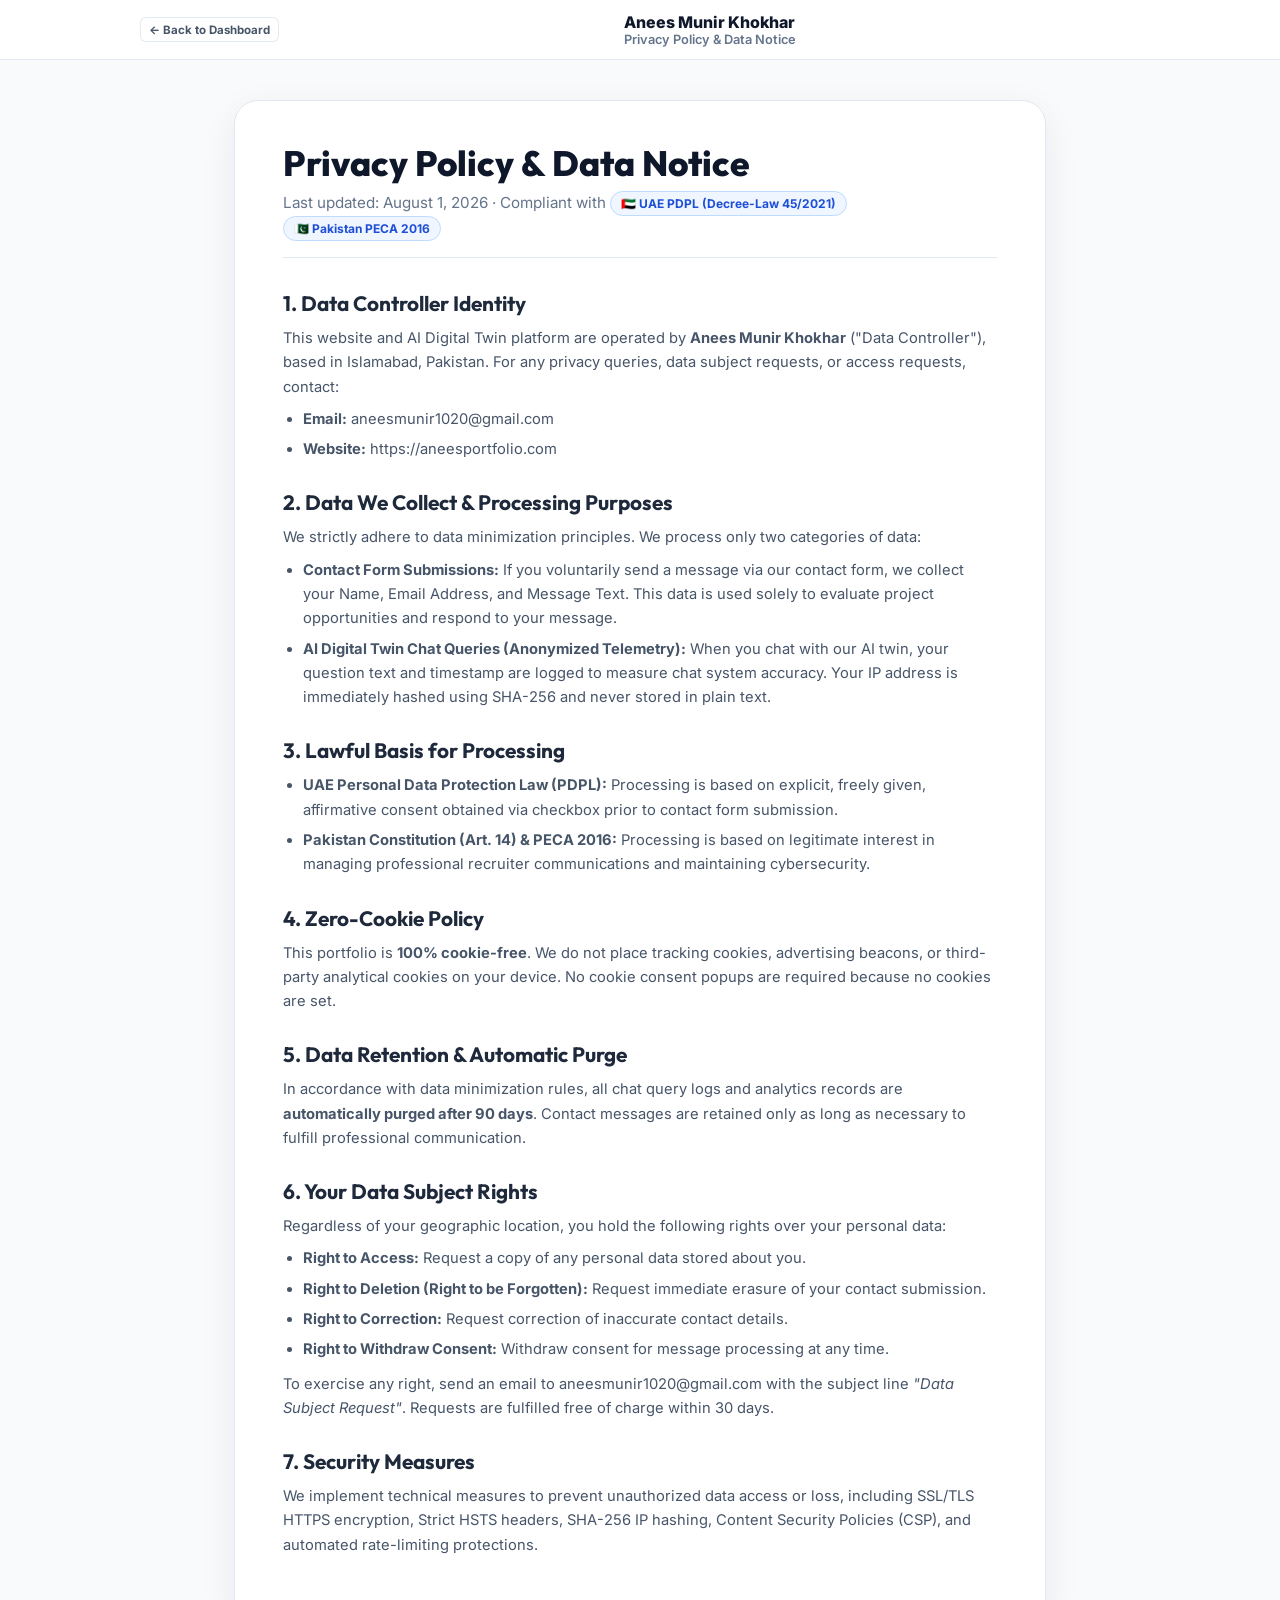
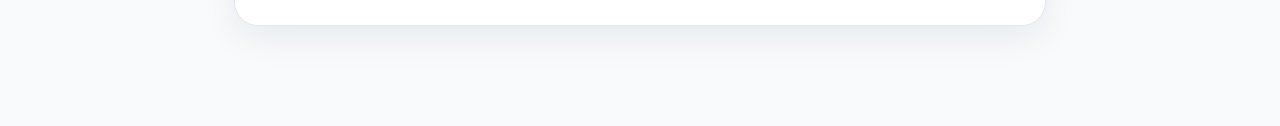
<file: privacy.html>
<!DOCTYPE html>
<html lang="en">
<head>
  <meta charset="UTF-8" />
  <meta name="viewport" content="width=device-width, initial-scale=1.0" />
  <title>Privacy Policy — Anees Munir Khokhar Portfolio</title>
  <meta name="description" content="Privacy Policy and Data Protection Notice under UAE PDPL (Decree-Law 45/2021) and Pakistan PECA 2016 for Anees Munir Khokhar AI Engineering Portfolio." />
  <meta name="robots" content="index, follow" />
  <meta name="geo.region" content="PK-IS" />
  <meta name="geo.placename" content="Islamabad, Pakistan" />
  <meta name="geo.position" content="33.6844;73.0479" />
  <meta name="ICBM" content="33.6844, 73.0479" />
  <meta property="og:title" content="Privacy Policy — Anees Munir Khokhar Portfolio" />
  <meta property="og:description" content="Privacy Policy and Data Protection Notice under UAE PDPL and Pakistan PECA 2016." />
  <meta property="og:url" content="https://aneesportfolio.com/privacy.html" />
  <meta property="og:type" content="website" />
  <link rel="canonical" href="https://aneesportfolio.com/privacy.html" />
  <link rel="icon" href="favicon.svg" type="image/svg+xml" />
  <link rel="preconnect" href="https://fonts.googleapis.com" />
  <link rel="preconnect" href="https://fonts.gstatic.com" crossorigin />
  <link href="https://fonts.googleapis.com/css2?family=Inter:wght@400;500;600;700;800&family=Outfit:wght@600;700;800&display=swap" rel="stylesheet" />
  <link rel="stylesheet" href="style.css?v=22" />
  <style>
    .priv-page { max-width: 860px; margin: 40px auto; padding: 0 24px 60px; }
    .priv-paper { background: #ffffff; border: 1px solid #e2e8f0; border-radius: 24px; padding: 40px 48px; box-shadow: var(--sh-md); }
    .priv-paper h1 { font-family: var(--head); font-size: 2.2rem; font-weight: 800; color: #0f172a; margin-bottom: 6px; }
    .priv-subtitle { color: #64748b; font-size: 0.95rem; margin-bottom: 32px; border-bottom: 1px solid #e2e8f0; padding-bottom: 16px; }
    .priv-section { margin-bottom: 28px; }
    .priv-section h2 { font-family: var(--head); font-size: 1.3rem; font-weight: 700; color: #1e293b; margin-bottom: 10px; }
    .priv-section p, .priv-section li { font-size: 0.92rem; color: #475569; line-height: 1.65; }
    .priv-section ul { padding-left: 20px; margin-top: 8px; display: flex; flex-direction: column; gap: 6px; }
    .badge-jur { display: inline-block; padding: 4px 10px; border-radius: 999px; font-size: 0.75rem; font-weight: 700; background: #eff6ff; color: #1d4ed8; border: 1px solid #bfdbfe; margin-right: 6px; }
  </style>
</head>
<body class="resume-body">

  <header class="resume-topbar">
    <div class="resume-topbar-inner">
      <a href="index.html" class="chat-back">← Back to Dashboard</a>
      <div class="resume-topbar-title">
        <strong>Anees Munir Khokhar</strong>
        <span>Privacy Policy & Data Notice</span>
      </div>
      <div></div>
    </div>
  </header>

  <main class="priv-page">
    <article class="priv-paper">
      <h1>Privacy Policy & Data Notice</h1>
      <p class="priv-subtitle">Last updated: August 1, 2026 · Compliant with <span class="badge-jur">🇦🇪 UAE PDPL (Decree-Law 45/2021)</span> <span class="badge-jur">🇵🇰 Pakistan PECA 2016</span></p>

      <section class="priv-section">
        <h2>1. Data Controller Identity</h2>
        <p>This website and AI Digital Twin platform are operated by <strong>Anees Munir Khokhar</strong> ("Data Controller"), based in Islamabad, Pakistan. For any privacy queries, data subject requests, or access requests, contact:</p>
        <ul>
          <li><strong>Email:</strong> <a href="mailto:aneesmunir1020@gmail.com">aneesmunir1020@gmail.com</a></li>
          <li><strong>Website:</strong> <a href="https://aneesportfolio.com">https://aneesportfolio.com</a></li>
        </ul>
      </section>

      <section class="priv-section">
        <h2>2. Data We Collect & Processing Purposes</h2>
        <p>We strictly adhere to data minimization principles. We process only two categories of data:</p>
        <ul>
          <li><strong>Contact Form Submissions:</strong> If you voluntarily send a message via our contact form, we collect your Name, Email Address, and Message Text. This data is used solely to evaluate project opportunities and respond to your message.</li>
          <li><strong>AI Digital Twin Chat Queries (Anonymized Telemetry):</strong> When you chat with our AI twin, your question text and timestamp are logged to measure chat system accuracy. Your IP address is immediately hashed using SHA-256 and never stored in plain text.</li>
        </ul>
      </section>

      <section class="priv-section">
        <h2>3. Lawful Basis for Processing</h2>
        <ul>
          <li><strong>UAE Personal Data Protection Law (PDPL):</strong> Processing is based on explicit, freely given, affirmative consent obtained via checkbox prior to contact form submission.</li>
          <li><strong>Pakistan Constitution (Art. 14) & PECA 2016:</strong> Processing is based on legitimate interest in managing professional recruiter communications and maintaining cybersecurity.</li>
        </ul>
      </section>

      <section class="priv-section">
        <h2>4. Zero-Cookie Policy</h2>
        <p>This portfolio is <strong>100% cookie-free</strong>. We do not place tracking cookies, advertising beacons, or third-party analytical cookies on your device. No cookie consent popups are required because no cookies are set.</p>
      </section>

      <section class="priv-section">
        <h2>5. Data Retention & Automatic Purge</h2>
        <p>In accordance with data minimization rules, all chat query logs and analytics records are <strong>automatically purged after 90 days</strong>. Contact messages are retained only as long as necessary to fulfill professional communication.</p>
      </section>

      <section class="priv-section">
        <h2>6. Your Data Subject Rights</h2>
        <p>Regardless of your geographic location, you hold the following rights over your personal data:</p>
        <ul>
          <li><strong>Right to Access:</strong> Request a copy of any personal data stored about you.</li>
          <li><strong>Right to Deletion (Right to be Forgotten):</strong> Request immediate erasure of your contact submission.</li>
          <li><strong>Right to Correction:</strong> Request correction of inaccurate contact details.</li>
          <li><strong>Right to Withdraw Consent:</strong> Withdraw consent for message processing at any time.</li>
        </ul>
        <p style="margin-top: 10px;">To exercise any right, send an email to <a href="mailto:aneesmunir1020@gmail.com">aneesmunir1020@gmail.com</a> with the subject line <em>"Data Subject Request"</em>. Requests are fulfilled free of charge within 30 days.</p>
      </section>

      <section class="priv-section">
        <h2>7. Security Measures</h2>
        <p>We implement technical measures to prevent unauthorized data access or loss, including SSL/TLS HTTPS encryption, Strict HSTS headers, SHA-256 IP hashing, Content Security Policies (CSP), and automated rate-limiting protections.</p>
      </section>
    </article>
  </main>

</body>
</html>
</file>
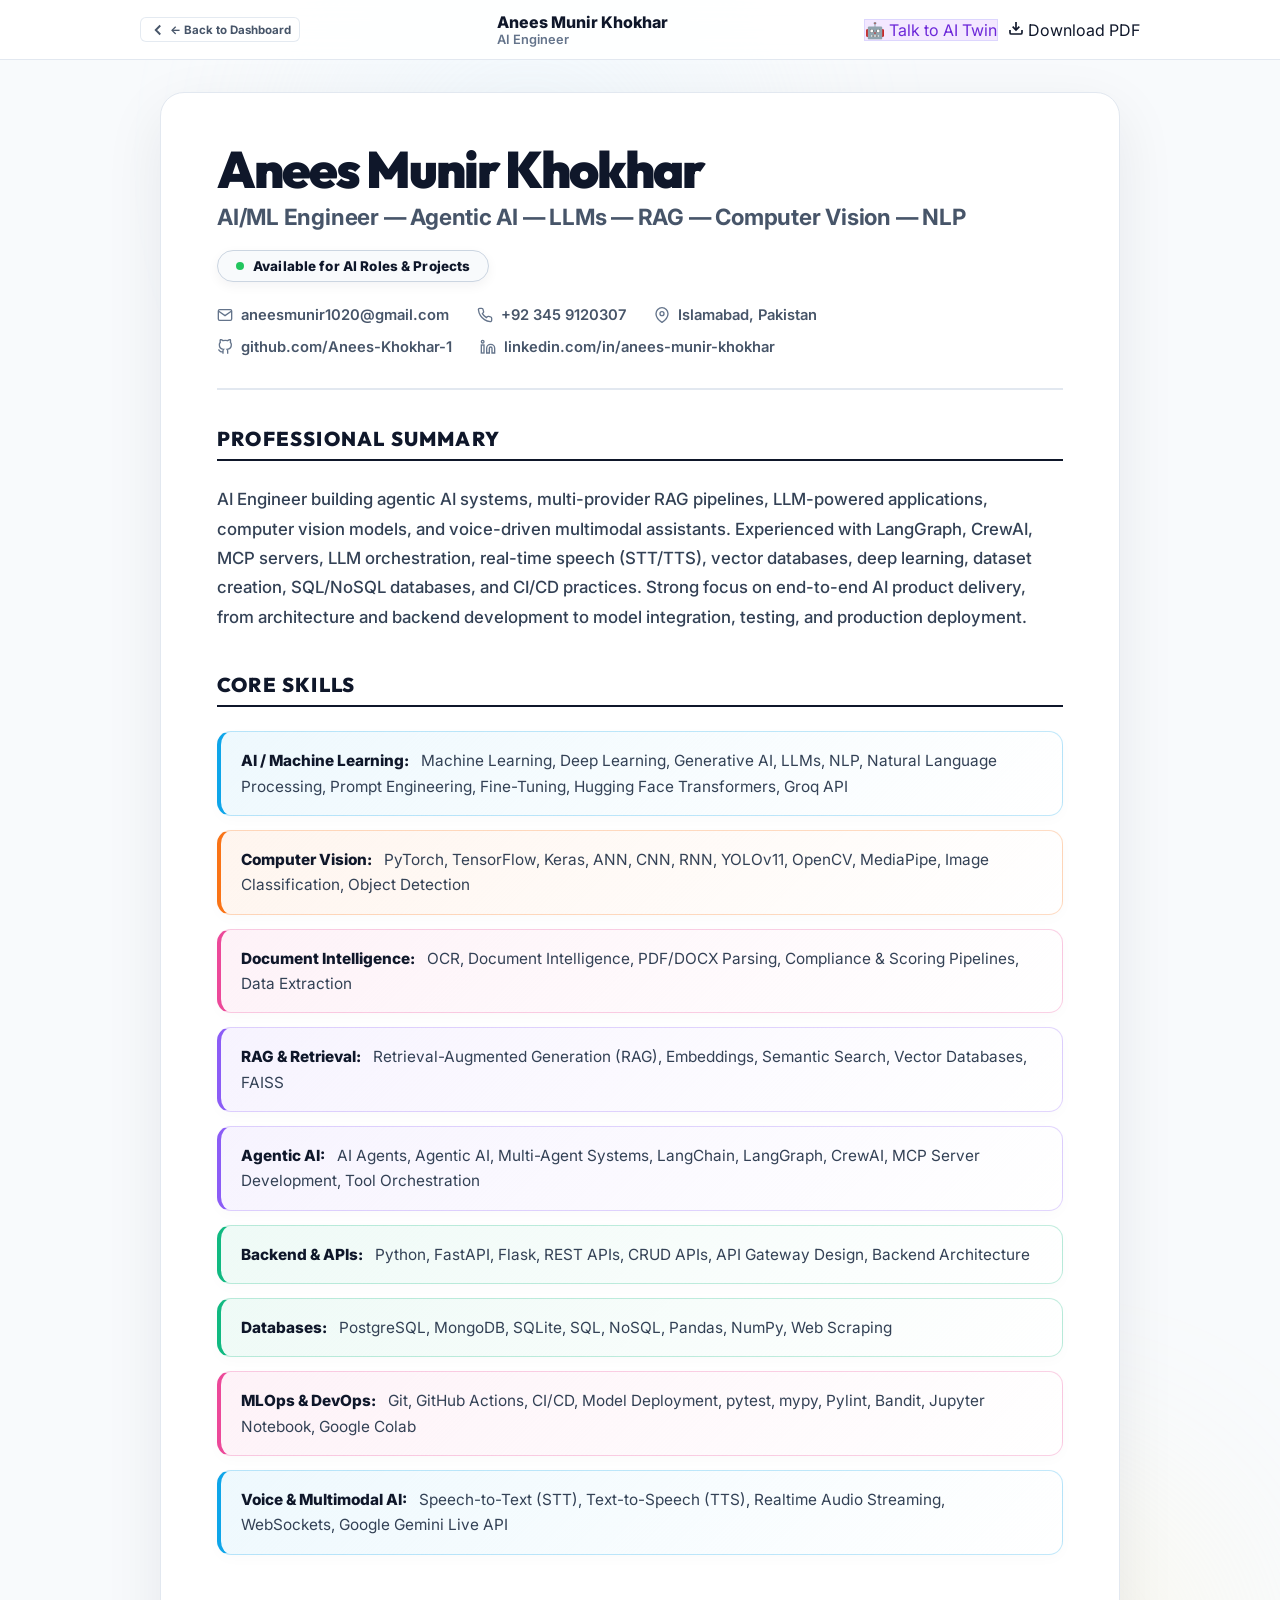
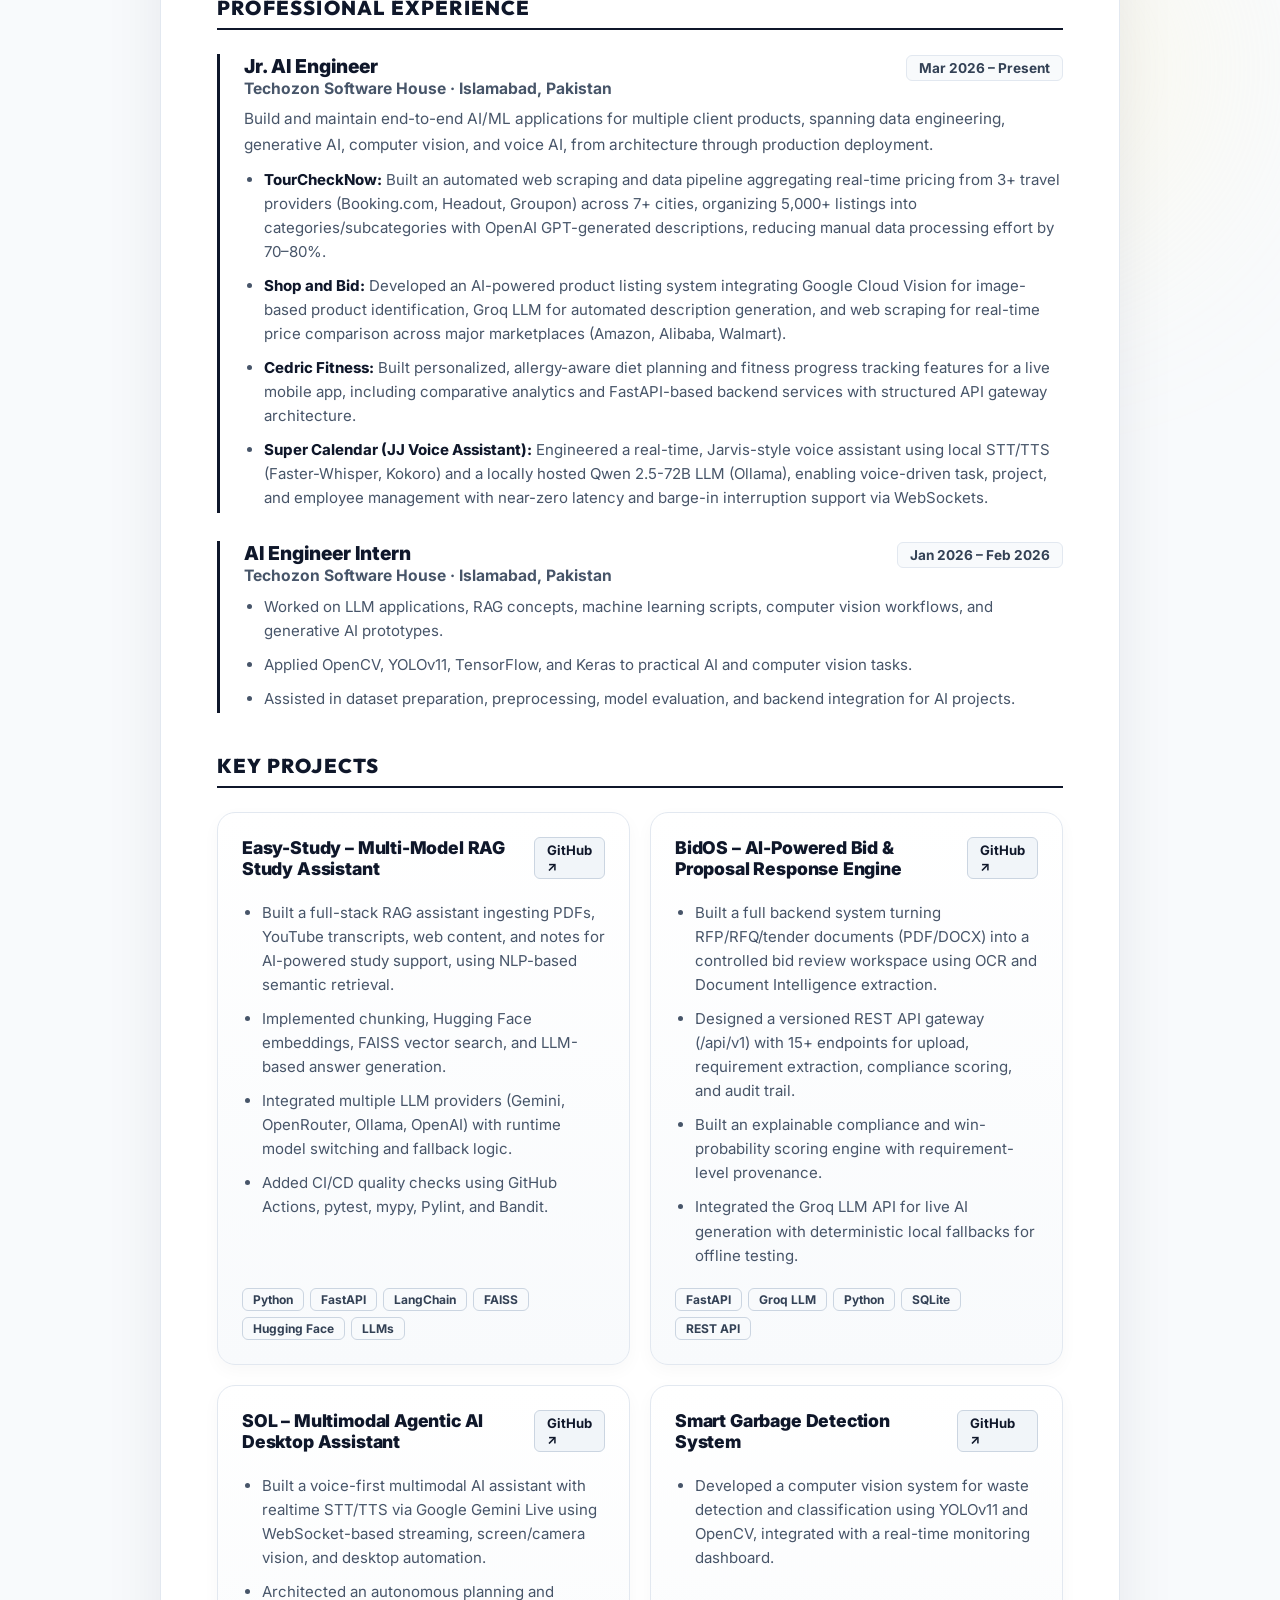
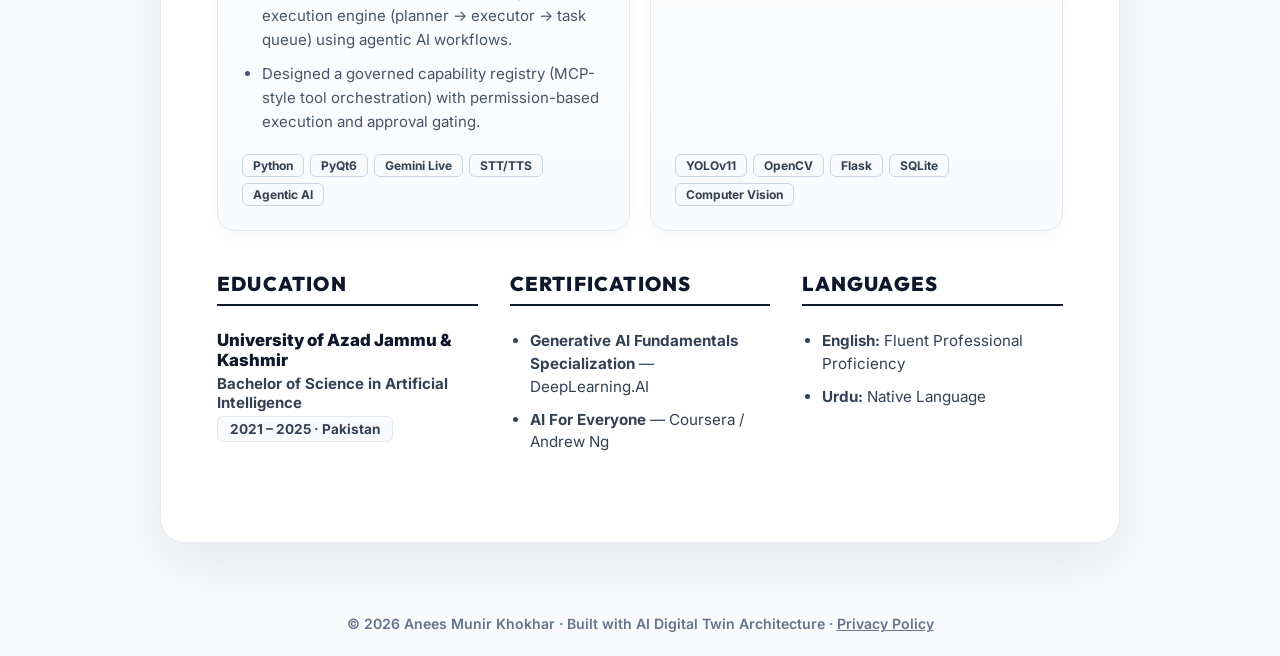
<file: resume.html>
<!DOCTYPE html>
<html lang="en">
<head>
  <meta charset="UTF-8" />
  <meta name="viewport" content="width=device-width, initial-scale=1.0" />

  <title>Anees Munir Khokhar — Resume & CV | AI Engineer</title>
  <meta name="description" content="Digital Resume of Anees Munir Khokhar, AI Engineer based in Islamabad, Pakistan. Specializing in RAG systems, Agentic AI, Computer Vision, and Backend APIs." />
  <meta name="author" content="Anees Munir Khokhar" />
  <meta name="robots" content="index, follow" />
  <meta name="keywords" content="Anees Munir Khokhar Resume, AI Engineer CV, AI Resume, Python AI Engineer, Islamabad Software Engineer" />
  <meta name="geo.region" content="PK-IS" />
  <meta name="geo.placename" content="Islamabad, Pakistan" />
  <meta name="geo.position" content="33.6844;73.0479" />
  <meta name="ICBM" content="33.6844, 73.0479" />
  <meta property="og:title" content="Anees Munir Khokhar — Digital Resume" />
  <meta property="og:description" content="AI Engineer specializing in LLMs, RAG, Agentic AI, and Computer Vision." />
  <meta property="og:image" content="https://aneesportfolio.com/assets/avatar.png" />
  <meta property="og:url" content="https://aneesportfolio.com/resume.html" />
  <meta property="og:type" content="profile" />
  <meta name="twitter:card" content="summary_large_image" />
  <meta name="twitter:title" content="Anees Munir Khokhar — Digital Resume & CV" />
  <meta name="twitter:description" content="Digital Resume of Anees Munir Khokhar, AI Engineer specializing in RAG systems, Agentic AI, Computer Vision, and Backend APIs." />
  <meta name="twitter:image" content="https://aneesportfolio.com/assets/avatar.png" />
  <link rel="canonical" href="https://aneesportfolio.com/resume.html" />
  <link rel="icon" href="favicon.svg" type="image/svg+xml" />
  <link rel="manifest" href="site.webmanifest" />
  <link rel="preconnect" href="https://fonts.googleapis.com" />
  <link rel="preconnect" href="https://fonts.gstatic.com" crossorigin />
  <link href="https://fonts.googleapis.com/css2?family=Inter:wght@400;500;600;700;800&family=Outfit:wght@700;800;900&display=swap" rel="stylesheet" />
  <link rel="stylesheet" href="style.css?v=110" />
  <script type="application/ld+json">
  {
    "@context": "https://schema.org",
    "@graph": [
      {
        "@type": "ProfilePage",
        "@id": "https://aneesportfolio.com/resume.html#webpage",
        "url": "https://aneesportfolio.com/resume.html",
        "name": "Anees Munir Khokhar — Digital Resume & CV",
        "mainEntity": {
          "@type": "Person",
          "@id": "https://aneesportfolio.com/#person",
          "name": "Anees Munir Khokhar",
          "jobTitle": "AI Engineer",
          "email": "aneesmunir1020@gmail.com",
          "hasCredential": [
            {
              "@type": "EducationalOccupationalCredential",
              "name": "BS Artificial Intelligence (BS AI) — 4-Year Degree Program",
              "credentialCategory": "Bachelor's Degree",
              "recognizedBy": {
                "@type": "CollegeOrUniversity",
                "name": "University of Azad Jammu and Kashmir"
              }
            }
          ],
          "skills": [
            "Python", "FastAPI", "PyTorch", "YOLOv11", "Computer Vision",
            "Retrieval-Augmented Generation (RAG)", "FAISS Vector Search",
            "LangChain", "Docker", "Git", "REST APIs", "SQL"
          ]
        }
      }
    ]
  }
  </script>
</head>
<body class="resume-body">
  <div class="scroll-progress" id="scrollProgress"></div>

  <!-- Top Sticky Nav -->
  <header class="resume-topbar">
    <div class="resume-topbar-inner">
      <a href="index.html" class="chat-back" aria-label="Back to Dashboard">
        <svg viewBox="0 0 24 24" width="18" height="18" stroke="currentColor" stroke-width="2.5" fill="none">
          <polyline points="15 18 9 12 15 6"/>
        </svg>
        ← Back to Dashboard
      </a>
      <div class="resume-topbar-title">
        <strong>Anees Munir Khokhar</strong>
        <span>AI Engineer</span>
      </div>
      <div class="resume-topbar-actions">
        <a href="chat.html" class="btn-sm btn-outline resume-ai-btn">🤖 Talk to AI Twin</a>
        <a href="assets/Anees.pdf" download="Anees_Munir_Khokhar_Resume.pdf" class="btn-sm btn-dark resume-dl-btn">
          <svg viewBox="0 0 24 24" width="16" height="16" stroke="currentColor" stroke-width="2.5" fill="none">
            <path d="M21 15v4a2 2 0 0 1-2 2H5a2 2 0 0 1-2-2v-4"/>
            <polyline points="7 10 12 15 17 10"/>
            <line x1="12" y1="15" x2="12" y2="3"/>
          </svg>
          Download PDF
        </a>
      </div>
    </div>
  </header>

  <!-- Resume Container -->
  <main class="resume-page">
    <!-- Ambient Glows -->
    <div class="glow glow-1" aria-hidden="true"></div>
    <div class="glow glow-2" aria-hidden="true"></div>

    <article class="resume-paper">
      <!-- Header / Contact -->
      <section class="res-head">
        <div class="res-head-main">
          <h1>Anees Munir Khokhar</h1>
          <p class="res-subtitle">AI/ML Engineer — Agentic AI — LLMs — RAG — Computer Vision — NLP</p>
          <div class="res-badges">
            <span class="res-badge avail-badge-luxury"><span class="pulse-dot"></span> Available for AI Roles & Projects</span>
          </div>
        </div>
        <div class="res-contact-grid">
          <a href="mailto:aneesmunir1020@gmail.com" class="res-contact-item">
            <svg viewBox="0 0 24 24" width="16" height="16" stroke="currentColor" stroke-width="2" fill="none"><path d="M4 4h16c1.1 0 2 .9 2 2v12c0 1.1-.9 2-2 2H4c-1.1 0-2-.9-2-2V6c0-1.1.9-2 2-2z"/><polyline points="22,6 12,13 2,6"/></svg>
            aneesmunir1020@gmail.com
          </a>
          <a href="tel:+923459120307" class="res-contact-item">
            <svg viewBox="0 0 24 24" width="16" height="16" stroke="currentColor" stroke-width="2" fill="none"><path d="M22 16.92v3a2 2 0 0 1-2.18 2 19.79 19.79 0 0 1-8.63-3.07 19.5 19.5 0 0 1-6-6 19.79 19.79 0 0 1-3.07-8.67A2 2 0 0 1 4.11 2h3a2 2 0 0 1 2 1.72 12.84 12.84 0 0 0 .7 2.81 2 2 0 0 1-.45 2.11L8.09 9.91a16 16 0 0 0 6 6l1.27-1.27a2 2 0 0 1 2.11-.45 12.84 12.84 0 0 0 2.81.7A2 2 0 0 1 22 16.92z"/></svg>
            +92 345 9120307
          </a>
          <div class="res-contact-item">
            <svg viewBox="0 0 24 24" width="16" height="16" stroke="currentColor" stroke-width="2" fill="none"><path d="M21 10c0 7-9 13-9 13s-9-6-9-13a9 9 0 0 1 18 0z"/><circle cx="12" cy="10" r="3"/></svg>
            Islamabad, Pakistan
          </div>
          <a href="https://github.com/Anees-Khokhar-1" target="_blank" rel="noopener" class="res-contact-item">
            <svg viewBox="0 0 24 24" width="16" height="16" stroke="currentColor" stroke-width="2" fill="none"><path d="M9 19c-5 1.5-5-2.5-7-3m14 6v-3.87a3.37 3.37 0 0 0-.94-2.61c3.14-.35 6.44-1.54 6.44-7A5.44 5.44 0 0 0 20 4.77 5.07 5.07 0 0 0 19.91 1S18.73.65 16 2.48a13.38 13.38 0 0 0-7 0C6.27.65 5.09 1 5.09 1A5.07 5.07 0 0 0 5 4.77a5.44 5.44 0 0 0-1.5 3.78c0 5.42 3.3 6.61 6.44 7A3.37 3.37 0 0 0 9 18.13V22"/></svg>
            github.com/Anees-Khokhar-1
          </a>
          <a href="https://www.linkedin.com/in/anees-munir-khokhar" target="_blank" rel="noopener" class="res-contact-item">
            <svg viewBox="0 0 24 24" width="16" height="16" stroke="currentColor" stroke-width="2" fill="none"><path d="M16 8a6 6 0 0 1 6 6v7h-4v-7a2 2 0 0 0-2-2 2 2 0 0 0-2 2v7h-4v-7a6 6 0 0 1 6-6z"/><rect x="2" y="9" width="4" height="12"/><circle cx="4" cy="4" r="2"/></svg>
            linkedin.com/in/anees-munir-khokhar
          </a>
        </div>
      </section>

      <!-- Professional Summary -->
      <section class="res-section">
        <h2>Professional Summary</h2>
        <p class="res-bio">
          AI Engineer building agentic AI systems, multi-provider RAG pipelines, LLM-powered applications, computer vision models, and voice-driven multimodal assistants. Experienced with LangGraph, CrewAI, MCP servers, LLM orchestration, real-time speech (STT/TTS), vector databases, deep learning, dataset creation, SQL/NoSQL databases, and CI/CD practices. Strong focus on end-to-end AI product delivery, from architecture and backend development to model integration, testing, and production deployment.
        </p>
      </section>

      <!-- Core Skills -->
      <section class="res-section">
        <h2>Core Skills</h2>
        <div class="res-skills-grid">
          <div class="res-skill-grp rsk-gen">
            <strong>AI / Machine Learning:</strong>
            <span>Machine Learning, Deep Learning, Generative AI, LLMs, NLP, Natural Language Processing, Prompt Engineering, Fine-Tuning, Hugging Face Transformers, Groq API</span>
          </div>
          <div class="res-skill-grp rsk-cv">
            <strong>Computer Vision:</strong>
            <span>PyTorch, TensorFlow, Keras, ANN, CNN, RNN, YOLOv11, OpenCV, MediaPipe, Image Classification, Object Detection</span>
          </div>
          <div class="res-skill-grp rsk-data">
            <strong>Document Intelligence:</strong>
            <span>OCR, Document Intelligence, PDF/DOCX Parsing, Compliance & Scoring Pipelines, Data Extraction</span>
          </div>
          <div class="res-skill-grp rsk-agent">
            <strong>RAG & Retrieval:</strong>
            <span>Retrieval-Augmented Generation (RAG), Embeddings, Semantic Search, Vector Databases, FAISS</span>
          </div>
          <div class="res-skill-grp rsk-agent">
            <strong>Agentic AI:</strong>
            <span>AI Agents, Agentic AI, Multi-Agent Systems, LangChain, LangGraph, CrewAI, MCP Server Development, Tool Orchestration</span>
          </div>
          <div class="res-skill-grp rsk-back">
            <strong>Backend & APIs:</strong>
            <span>Python, FastAPI, Flask, REST APIs, CRUD APIs, API Gateway Design, Backend Architecture</span>
          </div>
          <div class="res-skill-grp rsk-back">
            <strong>Databases:</strong>
            <span>PostgreSQL, MongoDB, SQLite, SQL, NoSQL, Pandas, NumPy, Web Scraping</span>
          </div>
          <div class="res-skill-grp rsk-data">
            <strong>MLOps & DevOps:</strong>
            <span>Git, GitHub Actions, CI/CD, Model Deployment, pytest, mypy, Pylint, Bandit, Jupyter Notebook, Google Colab</span>
          </div>
          <div class="res-skill-grp rsk-gen">
            <strong>Voice & Multimodal AI:</strong>
            <span>Speech-to-Text (STT), Text-to-Speech (TTS), Realtime Audio Streaming, WebSockets, Google Gemini Live API</span>
          </div>
        </div>
      </section>

      <!-- Professional Experience -->
      <section class="res-section">
        <h2>Professional Experience</h2>
        <div class="res-timeline">
          <div class="res-job">
            <div class="res-job-top">
              <div>
                <h3>Jr. AI Engineer</h3>
                <span class="res-company">Techozon Software House · Islamabad, Pakistan</span>
              </div>
              <span class="res-date">Mar 2026 – Present</span>
            </div>
            <p class="res-job-desc">
              Build and maintain end-to-end AI/ML applications for multiple client products, spanning data engineering, generative AI, computer vision, and voice AI, from architecture through production deployment.
            </p>
            <ul class="res-bullet-list">
              <li><strong>TourCheckNow:</strong> Built an automated web scraping and data pipeline aggregating real-time pricing from 3+ travel providers (Booking.com, Headout, Groupon) across 7+ cities, organizing 5,000+ listings into categories/subcategories with OpenAI GPT-generated descriptions, reducing manual data processing effort by 70–80%.</li>
              <li><strong>Shop and Bid:</strong> Developed an AI-powered product listing system integrating Google Cloud Vision for image-based product identification, Groq LLM for automated description generation, and web scraping for real-time price comparison across major marketplaces (Amazon, Alibaba, Walmart).</li>
              <li><strong>Cedric Fitness:</strong> Built personalized, allergy-aware diet planning and fitness progress tracking features for a live mobile app, including comparative analytics and FastAPI-based backend services with structured API gateway architecture.</li>
              <li><strong>Super Calendar (JJ Voice Assistant):</strong> Engineered a real-time, Jarvis-style voice assistant using local STT/TTS (Faster-Whisper, Kokoro) and a locally hosted Qwen 2.5-72B LLM (Ollama), enabling voice-driven task, project, and employee management with near-zero latency and barge-in interruption support via WebSockets.</li>
            </ul>
          </div>

          <div class="res-job">
            <div class="res-job-top">
              <div>
                <h3>AI Engineer Intern</h3>
                <span class="res-company">Techozon Software House · Islamabad, Pakistan</span>
              </div>
              <span class="res-date">Jan 2026 – Feb 2026</span>
            </div>
            <ul class="res-bullet-list">
              <li>Worked on LLM applications, RAG concepts, machine learning scripts, computer vision workflows, and generative AI prototypes.</li>
              <li>Applied OpenCV, YOLOv11, TensorFlow, and Keras to practical AI and computer vision tasks.</li>
              <li>Assisted in dataset preparation, preprocessing, model evaluation, and backend integration for AI projects.</li>
            </ul>
          </div>
        </div>
      </section>

      <!-- Key Projects -->
      <section class="res-section">
        <h2>Key Projects</h2>
        <div class="res-projects">
          <div class="res-proj">
            <div class="res-proj-top">
              <h3>Easy-Study – Multi-Model RAG Study Assistant</h3>
              <a href="https://github.com/Anees-Khokhar-1/Easy-Study" target="_blank" rel="noopener">GitHub ↗</a>
            </div>
            <ul class="res-proj-bullets">
              <li>Built a full-stack RAG assistant ingesting PDFs, YouTube transcripts, web content, and notes for AI-powered study support, using NLP-based semantic retrieval.</li>
              <li>Implemented chunking, Hugging Face embeddings, FAISS vector search, and LLM-based answer generation.</li>
              <li>Integrated multiple LLM providers (Gemini, OpenRouter, Ollama, OpenAI) with runtime model switching and fallback logic.</li>
              <li>Added CI/CD quality checks using GitHub Actions, pytest, mypy, Pylint, and Bandit.</li>
            </ul>
            <div class="res-tags"><span>Python</span><span>FastAPI</span><span>LangChain</span><span>FAISS</span><span>Hugging Face</span><span>LLMs</span></div>
          </div>

          <div class="res-proj">
            <div class="res-proj-top">
              <h3>BidOS – AI-Powered Bid & Proposal Response Engine</h3>
              <a href="https://github.com/Anees-Khokhar-1/AI-Powered-Bid-Proposal-Response-Engine-" target="_blank" rel="noopener">GitHub ↗</a>
            </div>
            <ul class="res-proj-bullets">
              <li>Built a full backend system turning RFP/RFQ/tender documents (PDF/DOCX) into a controlled bid review workspace using OCR and Document Intelligence extraction.</li>
              <li>Designed a versioned REST API gateway (/api/v1) with 15+ endpoints for upload, requirement extraction, compliance scoring, and audit trail.</li>
              <li>Built an explainable compliance and win-probability scoring engine with requirement-level provenance.</li>
              <li>Integrated the Groq LLM API for live AI generation with deterministic local fallbacks for offline testing.</li>
            </ul>
            <div class="res-tags"><span>FastAPI</span><span>Groq LLM</span><span>Python</span><span>SQLite</span><span>REST API</span></div>
          </div>

          <div class="res-proj">
            <div class="res-proj-top">
              <h3>SOL – Multimodal Agentic AI Desktop Assistant</h3>
              <a href="https://github.com/Anees-Khokhar-1/SOL" target="_blank" rel="noopener">GitHub ↗</a>
            </div>
            <ul class="res-proj-bullets">
              <li>Built a voice-first multimodal AI assistant with realtime STT/TTS via Google Gemini Live using WebSocket-based streaming, screen/camera vision, and desktop automation.</li>
              <li>Architected an autonomous planning and execution engine (planner → executor → task queue) using agentic AI workflows.</li>
              <li>Designed a governed capability registry (MCP-style tool orchestration) with permission-based execution and approval gating.</li>
            </ul>
            <div class="res-tags"><span>Python</span><span>PyQt6</span><span>Gemini Live</span><span>STT/TTS</span><span>Agentic AI</span></div>
          </div>

          <div class="res-proj">
            <div class="res-proj-top">
              <h3>Smart Garbage Detection System</h3>
              <a href="https://github.com/Anees-Khokhar-1/Smart-Garbage-Detection" target="_blank" rel="noopener">GitHub ↗</a>
            </div>
            <ul class="res-proj-bullets">
              <li>Developed a computer vision system for waste detection and classification using YOLOv11 and OpenCV, integrated with a real-time monitoring dashboard.</li>
            </ul>
            <div class="res-tags"><span>YOLOv11</span><span>OpenCV</span><span>Flask</span><span>SQLite</span><span>Computer Vision</span></div>
          </div>
        </div>
      </section>

      <!-- Education, Certifications & Languages -->
      <section class="res-section res-bottom-grid">
        <div>
          <h2>Education</h2>
          <div class="res-edu-item">
            <h3>University of Azad Jammu & Kashmir</h3>
            <p class="res-degree">Bachelor of Science in Artificial Intelligence</p>
            <span class="res-date">2021 – 2025 · Pakistan</span>
          </div>
        </div>
        <div>
          <h2>Certifications</h2>
          <ul class="res-list">
            <li><strong>Generative AI Fundamentals Specialization</strong> — DeepLearning.AI</li>
            <li><strong>AI For Everyone</strong> — Coursera / Andrew Ng</li>
          </ul>
        </div>
        <div>
          <h2>Languages</h2>
          <ul class="res-list">
            <li><strong>English:</strong> Fluent Professional Proficiency</li>
            <li><strong>Urdu:</strong> Native Language</li>
          </ul>
        </div>
      </section>
    </article>
  </main>

  <!-- Footer -->
  <footer class="resume-footer">
    <p>© 2026 Anees Munir Khokhar · Built with AI Digital Twin Architecture · <a href="privacy.html" style="color:#64748b;text-decoration:underline;">Privacy Policy</a></p>
  </footer>

  <script src="script.js?v=18" defer></script>
</body>
</html>
</file>
<file: style.css>
/* ==========================================================================
   ANEES MUNIR KHOKHAR — AI PORTFOLIO DASHBOARD
   Single-screen command-center + premium glassmorphism modals
   ========================================================================== */

/* ── Tokens ─────────────────────────────────────────────────────────────── */
:root{
  --sans: 'Inter', system-ui, -apple-system, sans-serif;
  --head: 'Outfit', system-ui, sans-serif;
  --bg: #FFFFFF;
  --txt: #0F172A;
  --txt2: #475569;
  --txt3: #64748B;
  --border: #E2E8F0;
  --cyan: #0EA5E9;
  --blue: #0284C7;
  --purple: #7C3AED;
  --pink: #DB2777;
  --amber: #D97706;
  --teal: #0D9488;
  --green: #10B981;
  --r: 22px;
  --sh-sm: 0 4px 14px rgba(15,23,42,.04);
  --sh-md: 0 12px 36px rgba(15,23,42,.07);
  --sh-lg: 0 24px 64px rgba(15,23,42,.12);
}

*{margin:0;padding:0;box-sizing:border-box;}
html{font-size:16px; scroll-behavior: smooth;}
body{font-family:var(--sans);background:var(--bg);color:var(--txt);
     overflow:hidden;-webkit-font-smoothing:antialiased;}
body.modal-open{overflow:hidden;}
a{text-decoration:none;color:inherit;}

<<<<<<< HEAD
/* ── Screen Reader & SEO Crawlable Utility Class ────────────────────────── */
.sr-only {
  position: absolute !important;
  width: 1px !important;
  height: 1px !important;
  padding: 0 !important;
  margin: -1px !important;
  overflow: hidden !important;
  clip: rect(0, 0, 0, 0) !important;
  white-space: nowrap !important;
  border: 0 !important;
}

/* ── Scroll Progress Bar for Resume Page ───────────────────────────────── */
.scroll-progress {
  position: fixed; top: 0; left: 0; height: 3px; z-index: 2000;
  background: linear-gradient(90deg, #0EA5E9, #7C3AED, #10B981);
  width: 0%; transition: width 0.1s ease-out;
  box-shadow: 0 0 8px rgba(14, 165, 233, 0.6);
}

/* ── Toast Notification System ─────────────────────────────────────────── */
.toast-container {
  position: fixed; bottom: 24px; right: 24px; z-index: 3000;
  display: flex; flex-direction: column; gap: 8px; pointer-events: none;
}
.toast {
  padding: 10px 18px; border-radius: 999px; font-size: 0.85rem; font-weight: 700;
  background: #0F172A; color: #FFFFFF;
  box-shadow: 0 10px 25px rgba(15, 23, 42, 0.25);
  display: flex; align-items: center; gap: 8px;
  transform: translateY(20px); opacity: 0;
  transition: all 0.3s cubic-bezier(0.16, 1, 0.3, 1);
  pointer-events: auto;
}
.toast.show {
  transform: translateY(0); opacity: 1;
}
.toast-icon { color: #10B981; font-size: 1rem; }

=======
>>>>>>> origin/version-2.0
/* ── Dashboard (full viewport, vertically balanced AI command center) ─── */
.dashboard{
  position:relative;
  width:100vw; height:100vh; height:100dvh;
  display:flex; align-items:center; justify-content:center;
  overflow:hidden; background:#FFFFFF;
}

/* ── 1. GLOBAL LAYOUT ARCHITECTURE ──────────────────────────────────────── */
.dashboard-container {
  max-width: 1200px;
  margin: 0 auto;
  padding: 0 24px;
  min-height: 100vh; min-height: 100dvh;
  display: flex;
  flex-direction: column;
  align-items: center;
  justify-content: center;
  text-align: center;
  position: relative;
  z-index: 5;
  width: 100%;
}

/* ── 2. HERO STACK (VERTICAL RHYTHM SYSTEM) ─────────────────────────────── */
.hero-stack {
  display: flex;
  flex-direction: column;
  align-items: center;
  gap: 14px;
  width: 100%;
}

.logo-card {
  width: clamp(44px, 5vh, 52px);
  height: clamp(44px, 5vh, 52px);
  border-radius: 15px; background: #FFFFFF;
  display: grid; place-items: center;
  box-shadow: 0 10px 28px rgba(15,23,42,.08);
  border: 1px solid #e2e8f0;
  animation: float 4.5s ease-in-out infinite;
  flex-shrink: 0;
}
.logo-shape {
  width: 22px; height: 22px; background: #0F172A;
  clip-path: polygon(0 0,45% 20%,45% 100%,0 78%,0 0,100% 0,100% 78%,55% 100%,55% 20%);
}

.intro {
  font-size: clamp(18px, 1.8vw, 22px);
  font-weight: 700; color: #334155; margin: 0; line-height: 1.3;
}
.intro strong { color: #0F172A; font-weight: 800; }

.title {
  font-family: var(--head);
  font-size: clamp(62px, 7.5vw, 96px);
  font-weight: 900; letter-spacing: -0.03em; line-height: 1.06;
  color: #0F172A; margin: 0; text-align: center;
}

<<<<<<< HEAD
/* ── 3. ROW 4 (ROLE PILL LINE - Static Glassmorphism Badges) ───────────── */
=======
/* ── 3. ROW 4 (ROLE PILL LINE) ──────────────────────────────────────────── */
>>>>>>> origin/version-2.0
.role-pills {
  display: flex;
  justify-content: center;
  align-items: center;
<<<<<<< HEAD
  flex-wrap: wrap;
  gap: 8px;
  max-width: 100%;
  margin: 6px 0 10px;
  padding: 4px 6px;
}
.role-pill,
.role-pill:hover,
.role-pill:active,
.role-pill:focus {
  background: rgba(255, 255, 255, 0.65) !important;
  backdrop-filter: blur(10px) !important;
  -webkit-backdrop-filter: blur(10px) !important;
  border: 1px solid rgba(226, 232, 240, 0.85) !important;
  padding: 6px 14px !important;
  border-radius: 999px !important;
  font-size: clamp(12.5px, 1.05vw, 14px) !important;
  font-weight: 600 !important;
  color: #475569 !important;
  box-shadow: 0 2px 8px rgba(15, 23, 42, 0.03) !important;
  transform: none !important;
  cursor: default !important;
  pointer-events: none !important;
  user-select: none !important;
=======
  flex-wrap: nowrap;
  gap: 10px;
  white-space: nowrap;
  overflow: hidden;
  max-width: 100%;
  margin: 2px 0 6px;
}
.role-pill {
  background: rgba(255, 255, 255, 0.72);
  border: 1px solid rgba(203, 213, 225, 0.75);
  backdrop-filter: blur(14px); -webkit-backdrop-filter: blur(14px);
  padding: 7px 14px; border-radius: 999px;
  font-size: clamp(13px, 1.1vw, 15px);
  font-weight: 650; color: #334155;
  box-shadow: 0 8px 24px rgba(15, 23, 42, 0.05);
  transition: all 0.2s ease;
}
.role-pill:hover {
  transform: translateY(-2px);
  border-color: #38bdf8;
  background: rgba(255, 255, 255, 0.95);
  color: #0284c7;
  box-shadow: 0 8px 25px rgba(56, 189, 248, 0.2);
>>>>>>> origin/version-2.0
}

/* Visually Centered Floating Avatar Layer */
.avatar-wrap {
  position: relative;
  width: clamp(180px, 22vh, 220px);
  height: clamp(180px, 22vh, 220px);
  margin: 6px 0 10px;
  display: grid; place-items: center;
  animation: avatarFloat 5s ease-in-out infinite;
  transition: transform .3s ease;
}
.avatar-wrap:hover {
  transform: scale(1.04) rotate(1deg);
}
.avatar-orbit {
  position: absolute; width: 100%; height: 100%;
  border: 1.5px dashed rgba(14,165,233,.28); border-radius: 50%;
  animation: orbitSpin 40s linear infinite; pointer-events: none;
}
.avatar-glow {
  position: absolute; width: 160px; height: 160px; border-radius: 50%;
  background: radial-gradient(circle, rgba(14,165,233,.35) 0%, rgba(124,58,237,.15) 50%, transparent 75%);
  filter: blur(22px); z-index: -1;
}
.avatar-wrap img {
  width: 100%; height: 100%; object-fit: contain;
  filter: drop-shadow(0 18px 30px rgba(15,23,42,.18));
  mix-blend-mode: darken;
  mask-image: radial-gradient(circle at 50% 50%, black 68%, transparent 98%);
  -webkit-mask-image: radial-gradient(circle at 50% 50%, black 68%, transparent 98%);
}
@keyframes orbitSpin{100%{transform:rotate(360deg)}}
@keyframes avatarFloat {
  0%, 100% { transform: translateY(0); }
  50% { transform: translateY(-8px); }
}
@media (prefers-reduced-motion: reduce) {
  .avatar-wrap, .avatar-orbit { animation: none; }
}

/* AI Command Input Bar Layer */
.ask-box {
  width: min(100%, 680px);
  height: clamp(52px, 5.8vh, 58px);
  padding: 6px;
  border: 1px solid #e2e8f0; border-radius: 999px;
  background: rgba(255,255,255,.88);
  backdrop-filter: blur(20px); -webkit-backdrop-filter: blur(20px);
  display: flex; align-items: center;
  box-shadow: 0 10px 30px rgba(15, 23, 42, 0.06);
  margin-bottom: 8px;
  transition: all .28s ease;
}
.ask-box:focus-within {
  border-color: #60a5fa; background: #FFFFFF;
  box-shadow: 0 12px 30px rgba(59, 130, 246, 0.15);
  transform: translateY(-2px);
}
.ask-box input {
<<<<<<< HEAD
  flex: 1; min-width: 0; height: 100%; border: 0; outline: 0; background: transparent;
  padding: 0 12px 0 22px; font-size: clamp(14px, 1.2vw, 16.5px);
=======
  flex: 1; height: 100%; border: 0; outline: 0; background: transparent;
  padding: 0 22px; font-size: clamp(15px, 1.2vw, 16.5px);
>>>>>>> origin/version-2.0
  font-family: var(--sans); color: #0F172A; font-weight: 500;
}
.ask-box input::placeholder { color: #64748B; }
.ask-box button {
<<<<<<< HEAD
  width: clamp(40px, 4.8vh, 44px); height: clamp(40px, 4.8vh, 44px);
  border: 0; border-radius: 50%; cursor: pointer;
  background: #0EA5E9; color: #FFFFFF; font-size: 1.2rem;
  display: grid; place-items: center; transition: all .25s ease;
  flex-shrink: 0;
=======
  width: clamp(42px, 5vh, 46px); height: clamp(42px, 5vh, 46px);
  border: 0; border-radius: 50%; cursor: pointer;
  background: #0EA5E9; color: #FFFFFF; font-size: 1.2rem;
  display: grid; place-items: center; transition: all .25s ease;
>>>>>>> origin/version-2.0
}
.ask-box button:hover {
  transform: scale(1.08); background: #0284C7;
  box-shadow: 0 6px 20px rgba(2,132,199,.35);
}

/* ── 5. DASHBOARD CARDS (PERFECT GRID) ──────────────────────────────────── */
.cards-container {
  display: grid;
  grid-template-columns: repeat(6, 1fr);
  gap: 14px;
  justify-content: center;
  max-width: 900px;
  width: 100%;
}

.dash-card {
  min-height: clamp(92px, 10vh, 108px);
  padding: 12px 8px;
  border: 1px solid #e2e8f0;
  border-radius: 18px;
<<<<<<< HEAD
  background-color: rgba(255,255,255,.76);
  background-size: cover;
  background-position: center;
  position: relative;
  overflow: hidden;
=======
  background: rgba(255,255,255,.76);
>>>>>>> origin/version-2.0
  backdrop-filter: blur(16px); -webkit-backdrop-filter: blur(16px);
  display: flex; flex-direction: column; align-items: center; justify-content: center;
  gap: 10px; cursor: pointer;
  box-shadow: 0 10px 30px rgba(15, 23, 42, 0.06);
<<<<<<< HEAD
  transition: all .28s cubic-bezier(.16,1,.3,1), background-size .5s ease;
=======
  transition: all .28s cubic-bezier(.16,1,.3,1);
>>>>>>> origin/version-2.0
  font-family: var(--sans); color: #0F172A; text-decoration: none;
  -webkit-appearance: none; appearance: none;
}
.dash-card:hover {
<<<<<<< HEAD
  transform: translateY(-4px) scale(1.02);
  border-color: #60a5fa;
  box-shadow: 0 16px 36px -8px rgba(15, 23, 42, 0.18);
  background-size: 115% 115%;
}

/* AI Engineer Command Center Cards - Senior Designer Backgrounds */
.dc-me {
  background-image: linear-gradient(135deg, rgba(255, 255, 255, 0.65) 0%, rgba(248, 250, 252, 0.78) 100%), url('assets/card-me.png');
  border-color: rgba(14, 165, 233, 0.3);
}
.dc-me:hover {
  background-image: linear-gradient(135deg, rgba(255, 255, 255, 0.48) 0%, rgba(248, 250, 252, 0.62) 100%), url('assets/card-me.png');
  border-color: #0EA5E9;
  box-shadow: 0 16px 36px -8px rgba(14, 165, 233, 0.28);
}

.dc-projects {
  background-image: linear-gradient(135deg, rgba(255, 255, 255, 0.65) 0%, rgba(248, 250, 252, 0.78) 100%), url('assets/card-projects.png');
  border-color: rgba(139, 92, 246, 0.3);
}
.dc-projects:hover {
  background-image: linear-gradient(135deg, rgba(255, 255, 255, 0.48) 0%, rgba(248, 250, 252, 0.62) 100%), url('assets/card-projects.png');
  border-color: #8B5CF6;
  box-shadow: 0 16px 36px -8px rgba(139, 92, 246, 0.28);
}

.dc-skills {
  background-image: linear-gradient(135deg, rgba(255, 255, 255, 0.65) 0%, rgba(248, 250, 252, 0.78) 100%), url('assets/card-skills.png');
  border-color: rgba(16, 185, 129, 0.3);
}
.dc-skills:hover {
  background-image: linear-gradient(135deg, rgba(255, 255, 255, 0.48) 0%, rgba(248, 250, 252, 0.62) 100%), url('assets/card-skills.png');
  border-color: #10B981;
  box-shadow: 0 16px 36px -8px rgba(16, 185, 129, 0.28);
}

.dc-fun {
  background-image: linear-gradient(135deg, rgba(255, 255, 255, 0.65) 0%, rgba(248, 250, 252, 0.78) 100%), url('assets/card-fun.png');
  border-color: rgba(236, 72, 153, 0.3);
}
.dc-fun:hover {
  background-image: linear-gradient(135deg, rgba(255, 255, 255, 0.48) 0%, rgba(248, 250, 252, 0.62) 100%), url('assets/card-fun.png');
  border-color: #EC4899;
  box-shadow: 0 16px 36px -8px rgba(236, 72, 153, 0.28);
}

.dc-contact {
  background-image: linear-gradient(135deg, rgba(255, 255, 255, 0.65) 0%, rgba(248, 250, 252, 0.78) 100%), url('assets/card-contact.png');
  border-color: rgba(59, 130, 246, 0.3);
}
.dc-contact:hover {
  background-image: linear-gradient(135deg, rgba(255, 255, 255, 0.48) 0%, rgba(248, 250, 252, 0.62) 100%), url('assets/card-contact.png');
  border-color: #3B82F6;
  box-shadow: 0 16px 36px -8px rgba(59, 130, 246, 0.28);
}

.dc-resume {
  background-image: linear-gradient(135deg, rgba(255, 255, 255, 0.65) 0%, rgba(248, 250, 252, 0.78) 100%), url('assets/card-resume.png');
  border-color: rgba(6, 182, 212, 0.3);
}
.dc-resume:hover {
  background-image: linear-gradient(135deg, rgba(255, 255, 255, 0.48) 0%, rgba(248, 250, 252, 0.62) 100%), url('assets/card-resume.png');
  border-color: #06B6D4;
  box-shadow: 0 16px 36px -8px rgba(6, 182, 212, 0.28);
=======
  transform: translateY(-4px);
  border-color: #60a5fa;
  background: #FFFFFF;
  box-shadow: 0 12px 30px rgba(59, 130, 246, 0.15);
>>>>>>> origin/version-2.0
}

.dc-icon-badge {
  width: clamp(38px, 4.5vh, 44px); height: clamp(38px, 4.5vh, 44px);
<<<<<<< HEAD
  border-radius: 14px; background: rgba(255, 255, 255, 0.95); border: 1px solid #e2e8f0;
  display: grid; place-items: center; font-size: clamp(20px, 1.8vw, 24px);
  transition: all .28s ease; box-shadow: 0 4px 10px rgba(15,23,42,.06);
}
.dash-card:hover .dc-icon-badge {
  background: #FFFFFF; border-color: #CBD5E1; transform: scale(1.12) rotate(2deg);
  box-shadow: 0 8px 18px rgba(15,23,42,.12);
}
.dc-label { font-size: clamp(15px, 1.1vw, 16px); font-weight: 700; }

/* AI Chat Card — premium gradient accent */
.dash-card-ai {
  background: linear-gradient(135deg, rgba(14,165,233,.08), rgba(124,58,237,.08));
  border-color: rgba(14,165,233,.25);
}
.dash-card-ai:hover {
  background: linear-gradient(135deg, rgba(14,165,233,.15), rgba(124,58,237,.15));
  border-color: #60a5fa;
  box-shadow: 0 12px 30px rgba(14,165,233,.18);
}
.dc-icon-ai {
  background: linear-gradient(135deg, #E0F2FE, #F3E8FF) !important;
  border-color: rgba(14,165,233,.3) !important;
}

=======
  border-radius: 14px; background: #F8FAFC; border: 1px solid #e2e8f0;
  display: grid; place-items: center; font-size: clamp(20px, 1.8vw, 24px);
  transition: all .28s ease; box-shadow: 0 2px 6px rgba(15,23,42,.03);
}
.dash-card:hover .dc-icon-badge {
  background: #E0F2FE; border-color: #38BDF8; transform: scale(1.12);
}
.dc-label { font-size: clamp(15px, 1.1vw, 16px); font-weight: 700; }

>>>>>>> origin/version-2.0
/* ── 4. CENTER BACKGROUND "ANEES" PROPERLY ──────────────────────────────── */
.anees-bg {
  position: absolute;
  top: 50%;
  left: 50%;
  transform: translate3d(-50%, -50%, 0);
  font-family: var(--head);
  font-size: clamp(120px, 18vw, 280px);
  font-weight: 950;
  letter-spacing: -0.08em;
  line-height: .85;
  color: #0F172A;
  opacity: 0.04;
  z-index: 0;
  pointer-events: none;
  text-align: center;
  white-space: nowrap;
  user-select: none;
  transition: transform .15s cubic-bezier(0.1, 1, 0.1, 1);
}

/* Subtle Atmospheric Glows */
.glow{position:absolute;z-index:1;border-radius:50%;filter:blur(100px);opacity:.25;pointer-events:none;}
.glow-1{width:420px;height:420px;top:-140px;left:18%;background:#E0F2FE;}
.glow-2{width:380px;height:380px;right:-80px;top:38%;background:#FEF3C7;}
.glow-3{width:360px;height:360px;left:-80px;bottom:8%;background:#F3E8FF;}

/* ── Modal Overlay ──────────────────────────────────────────────────────── */
.modal-overlay{
  position:fixed;inset:0;z-index:1000;
  background:rgba(15,23,42,.35);
  backdrop-filter:blur(8px); -webkit-backdrop-filter:blur(8px);
  display:flex;align-items:center;justify-content:center;
  opacity:0;pointer-events:none;
  transition:opacity .3s ease;
}
.modal-overlay.open{opacity:1;pointer-events:auto;}

.modal-shell{
  position:relative;
  width:min(96vw,920px);
  max-height:88vh; max-height:88dvh;
  background:rgba(255,255,255,.96);
  backdrop-filter:blur(24px); -webkit-backdrop-filter:blur(24px);
  border:1px solid rgba(226,232,240,.9);
  border-radius:28px;
  box-shadow:0 40px 100px rgba(15,23,42,.18);
  overflow:hidden;
  display:flex;flex-direction:column;
  transform:translateY(28px) scale(.97);
  transition:transform .35s cubic-bezier(.16,1,.3,1);
}
.modal-overlay.open .modal-shell{transform:translateY(0) scale(1);}

<<<<<<< HEAD
/* ── Sticky Modal Header Bar ────────────────────────────────────────────── */
.modal-header-bar {
  display: flex; align-items: center; justify-content: space-between;
  padding: 14px 24px;
  background: rgba(255, 255, 255, 0.94);
  backdrop-filter: blur(20px); -webkit-backdrop-filter: blur(20px);
  border-bottom: 1px solid #E2E8F0;
  position: sticky; top: 0; z-index: 20;
  flex-shrink: 0;
}
.modal-back-btn {
  display: inline-flex; align-items: center; gap: 8px;
  font-family: var(--sans); font-size: 0.88rem; font-weight: 700;
  color: #334155; background: #F8FAFC;
  border: 1px solid #CBD5E1; border-radius: 12px;
  padding: 8px 16px; cursor: pointer;
  transition: all 0.2s ease;
  box-shadow: 0 2px 4px rgba(15,23,42,0.05);
}
.modal-back-btn:hover {
  background: #EFF6FF; border-color: #93C5FD; color: #1D4ED8;
  transform: translateX(-2px);
  box-shadow: 0 4px 12px rgba(29,78,216,0.12);
}
.modal-close{
  position:static;
=======
.modal-close{
  position:absolute;top:16px;right:20px;z-index:10;
>>>>>>> origin/version-2.0
  width:38px;height:38px;border:0;border-radius:12px;
  background:rgba(241,245,249,.9);color:var(--txt);
  font-size:1.5rem;cursor:pointer;
  display:grid;place-items:center;
  transition:background .2s,transform .2s;
}
.modal-close:hover{background:#E2E8F0;transform:scale(1.08);}

.modal-body{
<<<<<<< HEAD
  padding:28px 40px 40px;
  overflow-y:auto; flex: 1;
=======
  padding:40px 44px 48px;
  overflow-y:auto;
>>>>>>> origin/version-2.0
  -webkit-overflow-scrolling:touch;
}
.modal-body::-webkit-scrollbar{width:6px;}
.modal-body::-webkit-scrollbar-thumb{background:#CBD5E1;border-radius:6px;}

/* ── Modal Section Shared ───────────────────────────────────────────────── */
.m-section h2{
  font-family:var(--head);font-size:clamp(1.7rem,3.5vw,2.4rem);
  font-weight:900;letter-spacing:-0.04em;margin-bottom:6px;
}
.m-subtitle{
  font-size:clamp(.92rem,1.6vw,1.1rem);color:var(--txt2);
  line-height:1.55;margin-bottom:28px;max-width:720px;
}
.m-sub{
  font-family:var(--head);font-size:1.25rem;font-weight:800;
  margin:32px 0 16px;padding-bottom:8px;
  border-bottom:2px solid var(--border);
}

<<<<<<< HEAD
/* Executive Senior Designer Glassmorphism Button System */
.btn-sm, .btn-primary, .btn-sec, .btn-glass-primary {
  display: inline-flex; align-items: center; justify-content: center;
  padding: 10px 22px; border-radius: 999px; font-size: 0.88rem; font-weight: 800;
  cursor: pointer; text-decoration: none; border: 0;
  transition: all 0.3s cubic-bezier(0.16, 1, 0.3, 1);
}

/* Glassmorphism Flagship Primary Button (Download Resume & Primary actions) */
.btn-glass-primary, .btn-primary {
  background: linear-gradient(135deg, rgba(37, 99, 235, 0.92) 0%, rgba(29, 78, 216, 0.92) 100%);
  backdrop-filter: blur(12px); -webkit-backdrop-filter: blur(12px);
  color: #ffffff !important;
  border: 1px solid rgba(255, 255, 255, 0.28);
  box-shadow: 0 8px 24px -4px rgba(37, 99, 235, 0.45), inset 0 1px 1px rgba(255, 255, 255, 0.35);
}
.btn-glass-primary:hover, .btn-primary:hover {
  background: linear-gradient(135deg, rgba(37, 99, 235, 1) 0%, rgba(30, 64, 175, 1) 100%);
  border-color: rgba(255, 255, 255, 0.55); color: #ffffff !important;
  transform: translateY(-3px) scale(1.02);
  box-shadow: 0 14px 32px -4px rgba(37, 99, 235, 0.6), inset 0 1px 2px rgba(255, 255, 255, 0.5);
}

/* Glassmorphic Dark Button (Project GitHub links & dark pills) */
.btn-dark {
  background: linear-gradient(180deg, rgba(30, 41, 59, 0.92) 0%, rgba(15, 23, 42, 0.95) 100%);
  backdrop-filter: blur(10px); -webkit-backdrop-filter: blur(10px);
  color: #ffffff !important;
  border: 1px solid rgba(255, 255, 255, 0.15);
  box-shadow: 0 6px 16px rgba(15, 23, 42, 0.25), inset 0 1px 0 rgba(255, 255, 255, 0.12);
}
.btn-dark:hover {
  background: linear-gradient(180deg, #2563eb 0%, #1d4ed8 100%);
  border-color: rgba(255, 255, 255, 0.35); color: #ffffff !important;
  transform: translateY(-2px);
  box-shadow: 0 10px 24px rgba(37, 99, 235, 0.4), inset 0 1px 1px rgba(255, 255, 255, 0.3);
}

/* Frosted Glass Outline / Secondary Button (GitHub, LinkedIn, Verify & Resume Sec) */
.btn-outline, .btn-sec {
  background: rgba(255, 255, 255, 0.85);
  backdrop-filter: blur(10px); -webkit-backdrop-filter: blur(10px);
  color: #0f172a !important; font-weight: 700;
  border: 1px solid rgba(203, 213, 225, 0.85);
  box-shadow: 0 4px 12px rgba(15, 23, 42, 0.04);
}
.btn-outline:hover, .btn-sec:hover {
  background: #ffffff; border-color: #2563eb; color: #2563eb !important;
  transform: translateY(-2px);
  box-shadow: 0 8px 20px rgba(37, 99, 235, 0.15);
}
=======
/* Shared small buttons */
.btn-sm{
  display:inline-flex;align-items:center;justify-content:center;
  padding:9px 20px;border-radius:999px;font-size:.88rem;font-weight:700;
  cursor:pointer;transition:all .22s ease;text-decoration:none;border:0;
}
.btn-dark{background:#0F172A;color:#fff;box-shadow:0 6px 16px rgba(15,23,42,.15);}
.btn-dark:hover{background:#1E293B;transform:translateY(-2px);}
.btn-outline{background:#fff;color:var(--txt);border:1.5px solid var(--border);}
.btn-outline:hover{border-color:var(--cyan);color:var(--cyan);}
>>>>>>> origin/version-2.0

/* ── ME Modal ───────────────────────────────────────────────────────────── */
.me-top{display:flex;gap:32px;margin-bottom:28px;align-items:flex-start;}

.me-photo-wrap {
  position: relative; flex-shrink: 0;
<<<<<<< HEAD
  width: 210px; background: #ffffff; padding: 10px;
  border-radius: 24px; border: 1px solid #e2e8f0;
  box-shadow: 0 10px 30px rgba(15, 23, 42, 0.06);
  display: flex; flex-direction: column; align-items: center; gap: 8px;
  min-height: 310px;
}
.me-photo {
  width: 100%; height: 235px; object-fit: cover; object-position: top center;
  border-radius: 16px; display: block; background: #f1f5f9;
  box-shadow: 0 4px 12px rgba(15, 23, 42, 0.05);
}
=======
  width: 210px; background: #fff; padding: 10px;
  border-radius: 24px; border: 1px solid #e2e8f0;
  box-shadow: 0 10px 30px rgba(15, 23, 42, 0.06);
  display: flex; flex-direction: column; align-items: center; gap: 8px;
}
.me-photo { width: 100%; height: 240px; object-fit: cover; border-radius: 16px; display: block; }
>>>>>>> origin/version-2.0
.me-photo-chips { display: flex; flex-direction: column; align-items: center; gap: 6px; width: 100%; margin-top: 2px; }
.profile-chip {
  font-size: 11.5px; font-weight: 700; color: #334155;
  background: #f8fafc; border: 1px solid #e2e8f0;
  padding: 5px 10px; border-radius: 999px; width: 100%; text-align: center;
}
.avail-chip {
  display: inline-flex; align-items: center; justify-content: center; gap: 6px;
  font-size: 11px; font-weight: 700; color: #15803d;
  background: #f0fdf4; border: 1px solid #bbf7d0;
  padding: 5px 10px; border-radius: 999px; width: 100%; text-align: center;
}

.me-bio{flex:1;text-align:left;}
.me-lead{font-size:1.15rem;font-weight:700;color:var(--blue);margin-bottom:10px;line-height:1.4;}
.me-text{font-size:.95rem;color:var(--txt2);line-height:1.7;margin-bottom:16px;}
.me-actions{display:flex;flex-wrap:wrap;gap:8px;}

/* Info grid */
.info-grid{
  display:grid;grid-template-columns:repeat(auto-fill,minmax(220px,1fr));
  gap:8px;margin-bottom:8px;
}
.info-chip{
  padding:14px 18px;background:#F8FAFC;border:1px solid var(--border);
  border-radius:16px;display:flex;flex-direction:column;gap:2px;
  transition:transform .2s,box-shadow .2s;
}
.info-chip:hover{transform:translateY(-3px);box-shadow:var(--sh-md);}
.ic-label{font-size:.7rem;text-transform:uppercase;letter-spacing:.06em;color:var(--txt3);font-weight:700;}
.ic-val{font-size:.95rem;font-weight:700;color:var(--txt);word-break:break-word;}
.ic-link{color:var(--cyan);}
.ic-link:hover{text-decoration:underline;}

/* Timeline */
.timeline{position:relative;padding-left:22px;border-left:2px solid var(--border);display:flex;flex-direction:column;gap:24px;}
.tl-item{position:relative;}
.tl-dot{position:absolute;left:-29px;top:18px;width:12px;height:12px;border-radius:50%;background:var(--cyan);border:3px solid #fff;box-shadow:0 0 0 3px rgba(14,165,233,.2);}
.tl-card{padding:20px 24px;background:#F8FAFC;border:1px solid var(--border);border-radius:16px;transition:transform .2s,box-shadow .2s;}
.tl-card:hover{transform:translateY(-2px);box-shadow:var(--sh-md);}
.tl-head{display:flex;justify-content:space-between;align-items:center;flex-wrap:wrap;gap:8px;margin-bottom:4px;font-size:.95rem;}
.tl-date{font-size:.82rem;font-weight:700;color:var(--cyan);}
.tl-company{font-size:.9rem;color:var(--txt2);font-weight:600;margin-bottom:8px;}
.tl-desc{font-size:.88rem;color:var(--txt2);line-height:1.65;}

/* ── PROJECTS Modal ─────────────────────────────────────────────────────── */
<<<<<<< HEAD
/* ── PROJECTS Modal (Vercel/Linear Luxury AI Aesthetics) ────────────────── */
.proj-grid{display:grid;grid-template-columns:repeat(auto-fill,minmax(300px,1fr));gap:22px;}
.proj-card{
  padding:0;background:#FFFFFF;border:1px solid var(--border);
  border-radius:20px;display:flex;flex-direction:column;
  overflow:hidden;box-shadow:0 4px 20px rgba(15,23,42,.04);
  transition:all .32s cubic-bezier(.16,1,.3,1);
}
.proj-card:hover{
  transform:translateY(-6px) scale(1.015);
  border-color:#0F172A;
  box-shadow:0 22px 48px -12px rgba(15,23,42,.15);
}
.proj-banner{
  width:100%;height:165px;position:relative;overflow:hidden;
  background:#F1F5F9;border-bottom:1px solid var(--border);
}
.proj-banner img{
  width:100%;height:100%;object-fit:cover;display:block;
  transition:transform .65s cubic-bezier(.16,1,.3,1);
}
.proj-card:hover .proj-banner img{transform:scale(1.08);}
.proj-badge{
  position:absolute;top:12px;left:12px;z-index:2;
  padding:5px 14px;border-radius:999px;font-size:.68rem;font-weight:800;
  text-transform:uppercase;letter-spacing:.03em;
  background:rgba(255,255,255,.92);backdrop-filter:blur(12px);-webkit-backdrop-filter:blur(12px);
  box-shadow:0 4px 12px rgba(0,0,0,.12);
}
.badge-rag{background:rgba(219,234,254,.95);color:#1D4ED8;}
.badge-gen{background:rgba(243,232,255,.95);color:#7C3AED;}
.badge-cv{background:rgba(220,252,231,.95);color:#16A34A;}
.badge-llm{background:rgba(224,242,254,.95);color:#0284C7;}
.badge-chat{background:rgba(252,231,243,.95);color:#DB2777;}
.badge-data{background:rgba(254,243,199,.95);color:#B45309;}
.badge-fs{background:rgba(255,237,213,.95);color:#EA580C;}
.badge-dl{background:rgba(255,228,230,.95);color:#E11D48;}
.proj-content{
  padding:22px 24px 24px;display:flex;flex-direction:column;gap:14px;flex:1;
}
.proj-content h4{font-size:1.12rem;font-weight:800;line-height:1.35;color:var(--txt);}
.proj-desc{font-size:.88rem;color:var(--txt2);line-height:1.62;flex:1;}
.proj-tags{display:flex;flex-wrap:wrap;gap:6px;}
.proj-tags span{padding:4px 10px;background:#F8FAFC;border:1px solid var(--border);border-radius:6px;font-size:.75rem;font-weight:700;color:var(--txt);transition:all .2s ease;}
.proj-card:hover .proj-tags span{border-color:#CBD5E1;background:#EFF6FF;color:#1D4ED8;}

/* ── SKILLS Modal (Luxury AI Studio Aesthetics) ─────────────────────────── */
.sk-grid{display:grid;grid-template-columns:repeat(auto-fill,minmax(300px,1fr));gap:22px;}
.sk-card{
  padding:0;background:#FFFFFF;border:1px solid var(--border);border-radius:20px;
  display:flex;flex-direction:column;overflow:hidden;
  box-shadow:0 4px 20px rgba(15,23,42,.04);
  transition:all .32s cubic-bezier(.16,1,.3,1);
}
.sk-card:hover{
  transform:translateY(-5px) scale(1.015);
  box-shadow:0 18px 40px -10px rgba(15,23,42,.12);
}
.sk-banner{
  width:100%;height:145px;position:relative;overflow:hidden;
  background:#F1F5F9;border-bottom:1px solid var(--border);
}
.sk-banner img{
  width:100%;height:100%;object-fit:cover;display:block;
  transition:transform .65s cubic-bezier(.16,1,.3,1);
}
.sk-card:hover .sk-banner img{transform:scale(1.08);}
.sk-tag{
  position:absolute;top:12px;right:12px;z-index:2;
  padding:4px 12px;border-radius:999px;font-size:.68rem;font-weight:800;
  text-transform:uppercase;letter-spacing:.03em;
  background:rgba(255,255,255,.92);backdrop-filter:blur(12px);
  box-shadow:0 4px 12px rgba(0,0,0,.1);
}
.sk-content{
  padding:20px 24px 24px;display:flex;flex-direction:column;gap:14px;flex:1;
}
.sk-head{display:flex;align-items:center;gap:10px;flex-wrap:wrap;}
.sk-emoji{font-size:1.6rem;filter:drop-shadow(0 2px 4px rgba(15,23,42,.1));}
.sk-content h4{font-size:1.08rem;font-weight:800;flex:1;color:var(--txt);}
.tag-core{background:rgba(219,234,254,.95);color:#1D4ED8;}
.tag-practical{background:rgba(254,243,199,.95);color:#B45309;}
.tag-prod{background:rgba(220,252,231,.95);color:#15803D;}
.tag-exp{background:rgba(243,232,255,.95);color:#6D28D9;}
.sk-tags{display:flex;flex-wrap:wrap;gap:6px;}
.sk-tags span{padding:5px 12px;background:#F8FAFC;border:1px solid var(--border);border-radius:8px;font-size:.8rem;font-weight:700;color:var(--txt);box-shadow:0 2px 4px rgba(15,23,42,.02);transition:all .2s ease;}
.sk-card:hover .sk-tags span{background:#EFF6FF;border-color:#93C5FD;color:#1E40AF;}

/* Colorful Designer Borders for Skill Cards */
.sk-agent { border-color: rgba(139, 92, 246, 0.3); }
.sk-agent:hover { border-color: #8B5CF6; }
.sk-gen { border-color: rgba(14, 165, 233, 0.3); }
.sk-gen:hover { border-color: #0EA5E9; }
.sk-dl { border-color: rgba(249, 115, 22, 0.3); }
.sk-dl:hover { border-color: #F97316; }
.sk-cv { border-color: rgba(16, 185, 129, 0.3); }
.sk-cv:hover { border-color: #10B981; }
.sk-back { border-color: rgba(59, 130, 246, 0.3); }
.sk-back:hover { border-color: #3B82F6; }
.sk-db { border-color: rgba(236, 72, 153, 0.3); }
.sk-db:hover { border-color: #EC4899; }
.sk-data { border-color: rgba(217, 119, 6, 0.3); }
.sk-data:hover { border-color: #D97706; }
.sk-devops { border-color: rgba(244, 63, 94, 0.3); }
.sk-devops:hover { border-color: #F43F5E; }

/* ── FUN Modal (Executive Lifestyle & Hobbies) ──────────────────────────── */
.hobby-grid{display:grid;grid-template-columns:repeat(auto-fill,minmax(280px,1fr));gap:22px;}
.hobby-card{
  padding:0;background:#FFFFFF;border:1px solid var(--border);border-radius:20px;
  display:flex;flex-direction:column;overflow:hidden;
  box-shadow:0 4px 20px rgba(15,23,42,.04);
  transition:all .32s cubic-bezier(.16,1,.3,1);
}
.hobby-card:hover{
  transform:translateY(-5px) scale(1.015);
  border-color:#CBD5E1;box-shadow:0 18px 40px -10px rgba(15,23,42,.12);
}
.hobby-banner{
  width:100%;height:155px;position:relative;overflow:hidden;
  background:#F1F5F9;border-bottom:1px solid var(--border);
}
.hobby-banner img{
  width:100%;height:100%;object-fit:cover;display:block;
  transition:transform .65s cubic-bezier(.16,1,.3,1);
}
.hobby-card:hover .hobby-banner img{transform:scale(1.08);}
.hc-icon{
  position:absolute;bottom:12px;left:12px;z-index:2;
  width:44px;height:44px;border-radius:12px;display:grid;place-items:center;font-size:1.5rem;
  background:rgba(255,255,255,.92);backdrop-filter:blur(12px);
  box-shadow:0 4px 12px rgba(0,0,0,.15);border:1px solid rgba(255,255,255,.6);
}
.hobby-content{
  padding:20px 22px 22px;display:flex;flex-direction:column;gap:8px;flex:1;
}
.hobby-content h4{font-size:1.08rem;font-weight:800;color:var(--txt);}
.hobby-content p{font-size:.88rem;color:var(--txt2);line-height:1.62;}

.bg-badminton{background:rgba(254,243,199,.95);}
.bg-gardening{background:rgba(220,252,231,.95);}
.bg-reading{background:rgba(224,242,254,.95);}
.bg-coding{background:rgba(243,232,255,.95);}
.bg-cooking{background:rgba(255,237,213,.95);}
.bg-reels{background:rgba(252,231,243,.95);}
.bg-ainews{background:rgba(224,231,255,.95);}
.bg-family{background:rgba(255,228,230,.95);}
.bg-hiking{background:rgba(236,253,245,.95);}
=======
.proj-grid{display:grid;grid-template-columns:repeat(auto-fill,minmax(280px,1fr));gap:20px;}
.proj-card{
  padding:24px;background:#F8FAFC;border:1px solid var(--border);
  border-radius:20px;display:flex;flex-direction:column;gap:14px;
  transition:transform .25s,box-shadow .25s;
}
.proj-card:hover{transform:translateY(-4px);box-shadow:var(--sh-md);}
.proj-top{display:flex;align-items:center;gap:10px;}
.proj-badge{padding:4px 12px;border-radius:999px;font-size:.7rem;font-weight:800;text-transform:uppercase;letter-spacing:.02em;}
.badge-rag{background:#DBEAFE;color:#1D4ED8;}
.badge-gen{background:#F3E8FF;color:#7C3AED;}
.badge-cv{background:#DCFCE7;color:#16A34A;}
.badge-llm{background:#E0F2FE;color:#0284C7;}
.badge-chat{background:#FCE7F3;color:#DB2777;}
.badge-data{background:#FEF3C7;color:#B45309;}
.badge-fs{background:#FFEDD5;color:#EA580C;}
.badge-dl{background:#FFE4E6;color:#E11D48;}
.proj-card h4{font-size:1.1rem;font-weight:800;line-height:1.3;}
.proj-desc{font-size:.88rem;color:var(--txt2);line-height:1.6;}
.proj-tags{display:flex;flex-wrap:wrap;gap:6px;}
.proj-tags span{padding:4px 10px;background:#fff;border:1px solid var(--border);border-radius:6px;font-size:.75rem;font-weight:700;color:var(--txt);}

/* ── SKILLS Modal ───────────────────────────────────────────────────────── */
.sk-grid{display:grid;grid-template-columns:repeat(auto-fill,minmax(280px,1fr));gap:20px;}
.sk-card{padding:24px;background:#F8FAFC;border:1px solid var(--border);border-radius:20px;display:flex;flex-direction:column;gap:14px;transition:transform .25s,box-shadow .25s;}
.sk-card:hover{transform:translateY(-4px);box-shadow:var(--sh-md);}
.sk-head{display:flex;align-items:center;gap:10px;flex-wrap:wrap;}
.sk-emoji{font-size:1.6rem;}
.sk-card h4{font-size:1.05rem;font-weight:800;flex:1;}
.sk-tag{padding:3px 10px;border-radius:999px;font-size:.68rem;font-weight:800;text-transform:uppercase;}
.tag-core{background:#DBEAFE;color:#1D4ED8;}
.tag-practical{background:#FEF3C7;color:#B45309;}
.tag-prod{background:#DCFCE7;color:#15803D;}
.tag-exp{background:#F3E8FF;color:#6D28D9;}
.sk-tags{display:flex;flex-wrap:wrap;gap:6px;}
.sk-tags span{padding:5px 12px;background:#fff;border:1px solid var(--border);border-radius:8px;font-size:.8rem;font-weight:700;color:var(--txt);}

/* ── FUN Modal ──────────────────────────────────────────────────────────── */
.hobby-grid{display:grid;grid-template-columns:repeat(auto-fill,minmax(250px,1fr));gap:18px;}
.hobby-card{padding:24px;background:#F8FAFC;border:1px solid var(--border);border-radius:20px;display:flex;flex-direction:column;gap:12px;transition:transform .25s,box-shadow .25s;}
.hobby-card:hover{transform:translateY(-4px);box-shadow:var(--sh-md);}
.hc-icon{width:50px;height:50px;border-radius:14px;display:grid;place-items:center;font-size:1.7rem;}
.hobby-card h4{font-size:1.05rem;font-weight:800;}
.hobby-card p{font-size:.88rem;color:var(--txt2);line-height:1.6;}

.bg-badminton{background:#FEF3C7;}
.bg-gardening{background:#DCFCE7;}
.bg-reading{background:#E0F2FE;}
.bg-coding{background:#F3E8FF;}
.bg-cooking{background:#FFEDD5;}
.bg-reels{background:#FCE7F3;}
.bg-ainews{background:#E0E7FF;}
.bg-family{background:#FFE4E6;}
.bg-hiking{background:#ECFDF5;}
>>>>>>> origin/version-2.0

/* ── CONTACT Modal (SaaS Interactive Action Panel) ──────────────────────── */
.saas-ct-grid {
  display: grid;
  grid-template-columns: repeat(2, 1fr);
  gap: 14px;
  width: 100%;
}
.saas-ct-full {
  grid-column: span 2;
}
.saas-ct-card {
  display: flex;
  justify-content: space-between;
  align-items: center;
  padding: 14px 16px;
  border-radius: 14px;
  background: rgba(255,255,255,0.7);
  border: 1px solid #e2e8f0;
  backdrop-filter: blur(10px); -webkit-backdrop-filter: blur(10px);
  transition: all 0.2s ease;
  min-width: 0;
  flex-wrap: wrap;
  gap: 12px;
}
.saas-ct-card:hover {
  transform: translateY(-3px);
  box-shadow: 0 8px 24px rgba(15,23,42,.06);
  border-color: #93c5fd;
  background: rgba(255,255,255,0.95);
}
.saas-ct-left {
  display: flex;
  align-items: center;
  gap: 12px;
  min-width: 0;
  flex: 1;
}
.saas-icon {
  width: 36px;
  height: 36px;
  border-radius: 10px;
  background: #f1f5f9;
  display: grid; place-items: center;
  font-size: 1.2rem;
  flex-shrink: 0;
}
.saas-txt {
  display: flex; flex-direction: column;
  min-width: 0; flex: 1;
}
.saas-label {
  font-size: 11px;
  text-transform: uppercase;
  letter-spacing: .06em;
  color: #64748b;
  font-weight: 700;
  margin-bottom: 2px;
}
.email-text {
  word-break: break-word;
  overflow-wrap: anywhere;
  font-size: 14px;
  font-weight: 600;
  color: #0f172a;
  max-width: 100%;
  text-decoration: none;
}
.email-text:hover { color: #0EA5E9; }

.small-copy-btn {
  padding: 6px 10px;
  font-size: 12px;
  font-weight: 600;
  border-radius: 8px;
  border: 1px solid #e2e8f0;
  background: white;
  color: #475569;
  cursor: pointer;
  transition: all 0.2s ease;
  flex-shrink: 0;
}
.small-copy-btn:hover {
  background: #eff6ff;
  border-color: #60a5fa;
  color: #1d4ed8;
  transform: scale(1.03);
}

/* ── RESUME Modal ───────────────────────────────────────────────────────── */
.resume-preview-wrap {
  width: 100%; margin-bottom: 18px;
}
.resume-frame {
  width: 100%;
  height: min(65vh, 650px);
  border: 1px solid #e2e8f0;
  border-radius: 20px;
  background: #f8fafc;
}
.resume-actions {
  display: flex;
  gap: 14px;
  flex-wrap: wrap;
  justify-content: center;
  margin-top: 18px;
  margin-bottom: 12px;
}
.resume-note {
  font-size: 13px; color: #64748b; text-align: center;
}
.modal-shell[data-active="resume"] {
  max-width: clamp(900px, 85vw, 1100px);
}

/* ── ME Modal Upgrades & Action Buttons ─────────────────────────────────── */
.pulse-dot {
  width: 8px; height: 8px; border-radius: 50%; background: #22c55e;
  box-shadow: 0 0 0 0 rgba(34, 197, 94, 0.7);
  animation: pulseGreen 2s infinite;
}
@keyframes pulseGreen {
  0% { transform: scale(0.95); box-shadow: 0 0 0 0 rgba(34, 197, 94, 0.7); }
  70% { transform: scale(1); box-shadow: 0 0 0 6px rgba(34, 197, 94, 0); }
  100% { transform: scale(0.95); box-shadow: 0 0 0 0 rgba(34, 197, 94, 0); }
}

.quick-snapshot {
  display: grid; grid-template-columns: repeat(4, 1fr);
  gap: 8px; margin: 16px 0; width: 100%;
}
.snap-card {
  padding: 12px 8px; background: #f8fafc; border: 1px solid #e2e8f0;
  border-radius: 14px; display: flex; flex-direction: column;
  align-items: center; text-align: center;
}
.snap-card strong { font-size: 1.25rem; color: #0f172a; font-weight: 800; }
.snap-card span { font-size: 10.5px; color: #64748b; font-weight: 700; text-transform: uppercase; margin-top: 2px; }

.why-hire-box {
  background: #eff6ff; border: 1px solid #bfdbfe;
  border-radius: 16px; padding: 18px 22px; margin-bottom: 22px;
}
.why-hire-box h3 { font-size: 1rem; color: #1e3a8a; font-weight: 800; margin-bottom: 10px; }
.why-hire-box ul { margin: 0; padding-left: 18px; color: #1e40af; font-size: 13.5px; display: flex; flex-direction: column; gap: 6px; line-height: 1.5; font-weight: 500; }

/* Certifications */
.cert-grid {
  display: grid; grid-template-columns: repeat(2, 1fr);
  gap: 12px; margin-bottom: 22px;
}
.cert-card {
  display: flex; align-items: center; gap: 12px;
  padding: 14px 16px; background: #f8fafc;
  border: 1px solid #e2e8f0; border-radius: 14px;
  transition: transform .2s, box-shadow .2s;
}
.cert-card:hover { transform: translateY(-3px); box-shadow: var(--sh-md); }
.cert-icon { font-size: 1.6rem; flex-shrink: 0; }
.cert-info { flex: 1; display: flex; flex-direction: column; gap: 2px; }
.cert-info strong { font-size: .95rem; color: #0f172a; }
.cert-org { font-size: .78rem; color: #64748b; font-weight: 600; }

.info-chip {
  display: flex; align-items: center; gap: 10px; padding: 10px 14px;
  background: #f8fafc; border: 1px solid #e2e8f0; border-radius: 12px;
  min-width: 0;
}
.ic-label { font-size: 11px; text-transform: uppercase; color: #64748b; font-weight: 700; width: 64px; flex-shrink: 0; }
.ic-val { font-size: 13.5px; font-weight: 600; color: #0f172a; min-width: 0; overflow-wrap: anywhere; word-break: break-word; }
.ic-link { text-decoration: none; }
.ic-link:hover { color: #0ea5e9; }

.copy-sq-btn {
  padding: 6px; border-radius: 8px; border: 1px solid #e2e8f0;
  background: white; color: #475569; cursor: pointer; transition: all 0.2s ease;
  display: inline-flex; place-items: center; justify-content: center;
  margin-left: auto; flex-shrink: 0;
}
.copy-sq-btn:hover { background: #eff6ff; border-color: #60a5fa; color: #1d4ed8; transform: scale(1.05); }
.copy-sq-btn.copied, .action-icon-btn.copied { background: #dcfce7 !important; border-color: #86efac !important; color: #166534 !important; }

.dash-footer-line {
  position: relative; z-index: 5; margin-top: 24px;
  font-size: 12px; color: #94a3b8; font-weight: 600;
  text-align: center; max-width: 90vw;
}

<<<<<<< HEAD
/* ── Architecture Flow Diagrams ─────────────────────────────────────────── */
.arch-flow {
  display: flex; align-items: center; gap: 8px; flex-wrap: wrap;
  padding: 14px 18px; background: #f8fafc; border: 1px solid #e2e8f0;
  border-radius: 16px; margin: 14px 0 20px; overflow-x: auto;
}
.arch-node {
  padding: 6px 12px; border-radius: 10px; font-size: 0.76rem;
  font-weight: 700; white-space: nowrap; text-align: center;
  border: 1px solid #cbd5e1; background: #ffffff; color: #0f172a;
  box-shadow: 0 2px 6px rgba(15,23,42,0.04);
}
.arch-node.primary { background: #eff6ff; border-color: #93c5fd; color: #1d4ed8; }
.arch-node.accent  { background: #f0fdf4; border-color: #86efac; color: #166534; }
.arch-node.dark    { background: #0f172a; color: #ffffff; border-color: #334155; }
.arch-arrow {
  color: #94a3b8; font-size: 1.05rem; font-weight: 900; flex-shrink: 0;
}

/* ── Direct Contact Form System (UAE PDPL & Pakistan PECA Compliant) ───── */
.ct-form {
  display: flex; flex-direction: column; gap: 12px; margin-top: 20px;
  padding: 20px 24px; background: #ffffff; border: 1px solid #e2e8f0;
  border-radius: 20px; box-shadow: var(--sh-sm);
}
.ct-notice {
  font-size: 0.78rem; color: #64748b; line-height: 1.45;
  background: #f8fafc; padding: 10px 14px; border-radius: 10px;
  border-left: 3px solid #0ea5e9;
}
.ct-notice a { color: #0284c7; text-decoration: underline; font-weight: 600; }
.ct-form input[type="text"],
.ct-form input[type="email"],
.ct-form textarea {
  width: 100%; padding: 12px 16px; border: 1px solid #cbd5e1;
  border-radius: 12px; font-size: 0.9rem; font-family: var(--sans);
  color: #0f172a; outline: none; transition: border-color 0.2s ease;
}
.ct-form input:focus, .ct-form textarea:focus {
  border-color: #2563eb; box-shadow: 0 0 0 3px rgba(37, 99, 235, 0.1);
}
.ct-consent-label {
  display: flex; align-items: flex-start; gap: 8px; font-size: 0.78rem;
  color: #475569; font-weight: 600; cursor: pointer; user-select: none;
}
.ct-consent-label input { margin-top: 2px; flex-shrink: 0; accent-color: #2563eb; }

=======
>>>>>>> origin/version-2.0
/* Contact modal Action buttons */
.saas-icon-box {
  width: 40px; height: 40px; border-radius: 12px; background: #f1f5f9;
  display: grid; place-items: center; color: #0f172a; flex-shrink: 0;
}
.contact-value, .info-value {
  min-width: 0; max-width: 100%; overflow-wrap: anywhere; word-break: break-word;
  font-size: 14px; font-weight: 600; color: #0f172a;
}
.saas-actions-right {
  display: flex; align-items: center; gap: 8px; flex-shrink: 0; margin-left: auto;
}
.action-icon-btn {
  width: 36px; height: 36px; border-radius: 10px; border: 1px solid #e2e8f0;
  background: white; color: #475569; cursor: pointer; transition: all 0.2s ease;
  display: inline-flex; align-items: center; justify-content: center; text-decoration: none;
}
.action-icon-btn:hover { background: #eff6ff; border-color: #60a5fa; color: #1d4ed8; transform: scale(1.05); }

/* Focus states */
<<<<<<< HEAD
button:focus-visible, a:focus-visible, .dash-card:focus-visible {
  outline: 2px solid #3b82f6 !important; outline-offset: 2px;
}
input:focus, input:focus-visible, textarea:focus, textarea:focus-visible,
.ask-box input:focus, .ask-box input:focus-visible,
.ask-box-hero input:focus, .ask-box-hero input:focus-visible,
.chat-form input:focus, .chat-form input:focus-visible {
  outline: none !important; border: none !important; box-shadow: none !important;
}

/* ==========================================================================
   EXECUTIVE AI CHAT MARKDOWN & RICH HEADINGS FORMATTING
   ========================================================================== */
.ai-formatted-content {
  color: #0F172A;
  font-size: 14.5px;
  line-height: 1.65;
  font-family: 'Inter', -apple-system, BlinkMacSystemFont, "Segoe UI", Roboto, sans-serif;
  overflow-wrap: break-word;
}

.ai-formatted-content .ai-h1 {
  font-size: 1.15rem;
  font-weight: 800;
  margin: 14px 0 8px 0;
  padding-left: 10px;
  border-left: 4px solid #00F2FE;
  background: linear-gradient(135deg, #0284C7, #2563EB);
  -webkit-background-clip: text;
  -webkit-text-fill-color: transparent;
  letter-spacing: -0.01em;
}

.ai-formatted-content .ai-h2 {
  font-size: 1.05rem;
  font-weight: 750;
  margin: 12px 0 6px 0;
  padding-left: 8px;
  border-left: 3px solid #3B82F6;
  color: #1E293B;
  letter-spacing: -0.01em;
}

.ai-formatted-content .ai-h3 {
  font-size: 0.98rem;
  font-weight: 700;
  margin: 10px 0 6px 0;
  padding-left: 8px;
  border-left: 3px solid #0EA5E9;
  color: #0284C7;
}

.ai-formatted-content .ai-bullet {
  display: flex;
  align-items: flex-start;
  gap: 8px;
  margin: 6px 0;
  padding: 6px 10px;
  background: rgba(241, 245, 249, 0.7);
  border-radius: 8px;
  border: 1px solid rgba(226, 232, 240, 0.9);
}

.ai-formatted-content .ai-bullet-dot {
  color: #0284C7;
  font-weight: 900;
  font-size: 12px;
  margin-top: 2px;
  flex-shrink: 0;
}

.ai-formatted-content .ai-bold {
  color: #0F172A;
  font-weight: 700;
}

.ai-formatted-content .ai-code {
  font-family: 'Fira Code', 'Courier New', monospace;
  font-size: 12.5px;
  background: #0F172A;
  color: #38BDF8;
  padding: 2px 6px;
  border-radius: 6px;
  border: 1px solid #1E293B;
}

.ai-formatted-content a {
  color: #0284C7;
  text-decoration: underline;
  font-weight: 600;
  word-break: break-all;
}

.ai-formatted-content a:hover {
  color: #2563EB;
}

/* ==========================================================================
   OPTION B DASHBOARD REDESIGN — HERO ASK BAR & SUBTLE CARDS (ChatGPT / Claude Style)
   ========================================================================== */
.ask-box-hero {
  width: min(100%, 740px) !important;
  height: clamp(54px, 6vh, 62px) !important;
  border: 1px solid rgba(203, 213, 225, 0.9) !important;
  border-radius: 999px !important;
  background: #FFFFFF !important;
  box-shadow: 0 16px 40px -10px rgba(15, 23, 42, 0.07) !important;
  margin-bottom: 16px !important;
  transition: all 0.25s cubic-bezier(0.16, 1, 0.3, 1) !important;
}
.ask-box-hero:focus-within {
  border-color: #0F172A !important;
  background: #FFFFFF !important;
  box-shadow: 0 20px 50px -12px rgba(15, 23, 42, 0.15) !important;
  transform: translateY(-2px) !important;
}
.ask-box-hero input {
  font-size: clamp(15.5px, 1.2vw, 17px) !important;
  font-weight: 500 !important;
  color: #0F172A !important;
  outline: none !important; border: none !important; box-shadow: none !important;
  padding-left: 10px !important;
}
.ask-box-hero input::placeholder {
  color: #64748B !important;
  font-weight: 400 !important;
}
.ask-box-hero button {
  width: clamp(42px, 5vh, 48px) !important;
  height: clamp(42px, 5vh, 48px) !important;
  background: #0F172A !important;
  color: #FFFFFF !important;
  border-radius: 50% !important;
  display: grid !important;
  place-items: center !important;
  box-shadow: 0 4px 12px rgba(15, 23, 42, 0.2) !important;
  transition: all 0.2s ease !important;
}
.ask-box-hero button:hover {
  background: #0284C7 !important;
  transform: scale(1.06) !important;
  box-shadow: 0 6px 18px rgba(2, 132, 199, 0.3) !important;
}

/* Subtle Quick Links (Cards) */
.dash-card {
  min-height: clamp(76px, 8.5vh, 92px) !important;
  padding: 10px 6px !important;
  border-radius: 16px !important;
  background: #FFFFFF !important;
  border: 1px solid #F1F5F9 !important;
  box-shadow: 0 8px 24px rgba(15, 23, 42, 0.04) !important;
  gap: 6px !important;
  transition: all 0.22s cubic-bezier(0.16, 1, 0.3, 1) !important;
}
.dash-card:hover {
  background: #FFFFFF !important;
  border-color: #CBD5E1 !important;
  transform: translateY(-3px) !important;
  box-shadow: 0 16px 36px rgba(15, 23, 42, 0.09) !important;
}
.dc-icon-badge {
  width: clamp(34px, 4vh, 38px) !important;
  height: clamp(34px, 4vh, 38px) !important;
  font-size: clamp(18px, 1.6vw, 20px) !important;
  border-radius: 12px !important;
}
.dc-label {
  font-size: clamp(13.5px, 1vw, 14.5px) !important;
}
.dash-card-link {
  text-decoration: none !important;
}

/* ==========================================================================
   DIGITAL RESUME PAGE — EXECUTIVE PAPER STYLE
   ========================================================================== */
.resume-body {
  background: #F8FAFC;
  color: #0F172A;
  font-family: var(--sans);
  margin: 0; padding: 0;
  overflow-x: hidden;
}
.resume-topbar {
  position: sticky; top: 0; z-index: 100;
  background: rgba(255, 255, 255, 0.9);
  backdrop-filter: blur(20px); -webkit-backdrop-filter: blur(20px);
  border-bottom: 1px solid #E2E8F0;
  padding: 12px 24px;
}
.resume-topbar-inner {
  max-width: 1000px; margin: 0 auto;
  display: flex; align-items: center; justify-content: space-between;
  gap: 16px; flex-wrap: wrap;
}
.resume-topbar-title {
  display: flex; flex-direction: column;
}
.resume-topbar-title strong {
  font-size: 1rem; font-weight: 800; color: #0F172A;
}
.resume-topbar-title span {
  font-size: 0.8rem; font-weight: 600; color: #64748B;
}
.resume-topbar-actions {
  display: flex; align-items: center; gap: 10px;
}
.resume-ai-btn {
  background: #F3E8FF !important; color: #6D28D9 !important;
  border: 1px solid #DDD6FE !important;
}
.resume-ai-btn:hover {
  background: #EDE9FE !important; border-color: #8B5CF6 !important;
  color: #5B21B6 !important;
}
.resume-dl-btn {
  gap: 6px;
}
.resume-page {
  position: relative; max-width: 1000px; margin: 32px auto 48px;
  padding: 0 20px;
}
.resume-paper {
  background: #FFFFFF;
  border: 1px solid #E2E8F0;
  border-radius: 24px;
  box-shadow: 0 20px 60px rgba(15, 23, 42, 0.08);
  padding: 48px 56px;
  position: relative; z-index: 5;
}
.res-head {
  border-bottom: 2px solid #E2E8F0;
  padding-bottom: 32px; margin-bottom: 36px;
}
.res-head h1 {
  font-family: var(--head); font-size: clamp(2.4rem, 4.5vw, 3.2rem);
  font-weight: 950; letter-spacing: -0.04em; color: #0F172A;
  margin: 0 0 6px; line-height: 1.1;
}
.res-subtitle {
  font-size: clamp(1.15rem, 2vw, 1.4rem); font-weight: 700;
  color: #475569; margin: 0 0 20px; letter-spacing: -0.01em;
}
.res-badges {
  display: flex; flex-wrap: wrap; gap: 10px; margin-bottom: 24px;
}
.res-badge {
  padding: 7px 18px; border-radius: 999px; font-size: 0.84rem; font-weight: 700;
  letter-spacing: 0.01em;
}
.lang-badge {
  background: #F1F5F9; color: #0F172A; border: 1px solid #CBD5E1;
}
.avail-badge-luxury, .avail-badge {
  display: inline-flex; align-items: center; gap: 9px;
  background: #F8FAFC; color: #0F172A; font-weight: 800;
  border: 1px solid #CBD5E1; border-radius: 999px; padding: 7px 18px;
  box-shadow: 0 4px 12px rgba(15, 23, 42, 0.05);
}
.res-contact-grid {
  display: flex; flex-wrap: wrap; gap: 14px 28px;
  font-size: 0.92rem; font-weight: 600; color: #475569;
}
.res-contact-item {
  display: inline-flex; align-items: center; gap: 8px;
  color: #475569; text-decoration: none; transition: color 0.2s ease;
}
.res-contact-item svg {
  color: #64748B; transition: color 0.2s ease;
}
.res-contact-item:hover, .res-contact-item:hover svg {
  color: #0F172A;
}
.res-section {
  margin-bottom: 40px;
}
.res-section h2 {
  font-family: var(--head); font-size: 1.25rem; font-weight: 850;
  color: #0F172A; text-transform: uppercase; letter-spacing: 0.06em;
  border-bottom: 2px solid #0F172A; padding-bottom: 8px; margin: 0 0 24px;
}
.res-bio {
  font-size: 1.05rem; line-height: 1.75; color: #334155; font-weight: 500;
}
.res-timeline {
  display: flex; flex-direction: column; gap: 28px;
}
.res-job {
  padding-left: 24px; border-left: 3px solid #0F172A; position: relative;
}
.res-job-top {
  display: flex; justify-content: space-between; align-items: baseline;
  flex-wrap: wrap; gap: 8px; margin-bottom: 8px;
}
.res-job-top h3 {
  font-size: 1.2rem; font-weight: 850; color: #0F172A; margin: 0;
}
.res-company {
  font-size: 0.98rem; font-weight: 700; color: #475569;
}
.res-date {
  font-size: 0.85rem; font-weight: 700; color: #334155;
  background: #F8FAFC; padding: 4px 12px; border-radius: 6px; border: 1px solid #E2E8F0;
}
.res-job-desc {
  font-size: 0.96rem; line-height: 1.7; color: #475569; margin: 0;
}
.res-skills-grid {
  display: flex; flex-direction: column; gap: 14px;
}
.res-skill-grp {
  font-size: 0.96rem; line-height: 1.65; color: #334155;
  background: #F8FAFC; padding: 16px 20px; border-radius: 14px;
  border: 1px solid #E2E8F0; transition: all 0.25s cubic-bezier(.16,1,.3,1);
  box-shadow: 0 4px 14px rgba(15, 23, 42, 0.02);
}
.res-skill-grp:hover {
  border-color: #CBD5E1; transform: translateY(-3px);
  box-shadow: 0 12px 28px rgba(15, 23, 42, 0.06);
}
.res-skill-grp strong {
  color: #0F172A; font-weight: 800; margin-right: 8px;
}

/* Resume Colorful Skill Themes */
.rsk-agent { background: linear-gradient(135deg, rgba(139, 92, 246, 0.07) 0%, rgba(255, 255, 255, 0.95) 100%); border-color: rgba(139, 92, 246, 0.25); border-left: 4px solid #8B5CF6; }
.rsk-agent:hover { border-color: #8B5CF6; box-shadow: 0 12px 28px rgba(139, 92, 246, 0.15); }

.rsk-gen { background: linear-gradient(135deg, rgba(14, 165, 233, 0.07) 0%, rgba(255, 255, 255, 0.95) 100%); border-color: rgba(14, 165, 233, 0.25); border-left: 4px solid #0EA5E9; }
.rsk-gen:hover { border-color: #0EA5E9; box-shadow: 0 12px 28px rgba(14, 165, 233, 0.15); }

.rsk-cv { background: linear-gradient(135deg, rgba(249, 115, 22, 0.07) 0%, rgba(255, 255, 255, 0.95) 100%); border-color: rgba(249, 115, 22, 0.25); border-left: 4px solid #F97316; }
.rsk-cv:hover { border-color: #F97316; box-shadow: 0 12px 28px rgba(249, 115, 22, 0.15); }

.rsk-back { background: linear-gradient(135deg, rgba(16, 185, 129, 0.07) 0%, rgba(255, 255, 255, 0.95) 100%); border-color: rgba(16, 185, 129, 0.25); border-left: 4px solid #10B981; }
.rsk-back:hover { border-color: #10B981; box-shadow: 0 12px 28px rgba(16, 185, 129, 0.15); }

.rsk-data { background: linear-gradient(135deg, rgba(236, 72, 153, 0.07) 0%, rgba(255, 255, 255, 0.95) 100%); border-color: rgba(236, 72, 153, 0.25); border-left: 4px solid #EC4899; }
.rsk-data:hover { border-color: #EC4899; box-shadow: 0 12px 28px rgba(236, 72, 153, 0.15); }

.res-projects {
  display: grid; grid-template-columns: repeat(auto-fill, minmax(380px, 1fr));
  gap: 20px;
}
.res-proj {
  background: linear-gradient(180deg, #FFFFFF 0%, #F8FAFC 100%); border: 1px solid #E2E8F0; border-radius: 18px;
  padding: 24px; display: flex; flex-direction: column; gap: 12px;
  box-shadow: 0 6px 18px rgba(15, 23, 42, 0.03); transition: all 0.28s cubic-bezier(.16,1,.3,1);
}
.res-proj:hover {
  border-color: #0F172A; box-shadow: 0 16px 36px -10px rgba(15, 23, 42, 0.12);
  transform: translateY(-4px) scale(1.01);
}
.res-proj-top {
  display: flex; justify-content: space-between; align-items: center; gap: 10px;
}
.res-proj-top h3 {
  font-size: 1.1rem; font-weight: 850; color: #0F172A; margin: 0; letter-spacing: -0.01em;
}
.res-proj-top a {
  font-size: 0.82rem; font-weight: 700; color: #0F172A; text-decoration: none;
  background: #F1F5F9; border: 1px solid #CBD5E1; padding: 4px 12px; border-radius: 6px;
  transition: all 0.2s ease;
}
.res-proj-top a:hover {
  background: #0F172A; color: #FFFFFF; border-color: #0F172A;
}
.res-proj p {
  font-size: 0.92rem; line-height: 1.6; color: #475569; margin: 0;
}
.res-tags {
  display: flex; flex-wrap: wrap; gap: 6px; margin-top: auto; padding-top: 6px;
}
.res-tags span {
  font-size: 0.75rem; font-weight: 700; color: #334155;
  background: #F8FAFC; border: 1px solid #CBD5E1; padding: 3px 10px; border-radius: 6px;
}
.res-bullet-list, .res-proj-bullets {
  margin: 10px 0 0 0; padding-left: 20px; display: flex; flex-direction: column; gap: 8px;
  font-size: 0.94rem; line-height: 1.6; color: #475569;
}
.res-bullet-list li, .res-proj-bullets li {
  margin-bottom: 2px;
}
.res-bullet-list li strong {
  color: #0F172A; font-weight: 750;
}
.res-edu-item h3 {
  font-size: 1.05rem; font-weight: 850; color: #0F172A; margin: 0 0 4px 0;
}
.res-degree {
  font-size: 0.94rem; font-weight: 700; color: #334155; margin: 0 0 6px 0;
}
.res-bottom-grid {
  display: grid; grid-template-columns: repeat(auto-fit, minmax(240px, 1fr)); gap: 32px;
}
.res-list {
  margin: 0; padding-left: 20px; display: flex; flex-direction: column; gap: 10px;
  font-size: 0.95rem; color: #334155; line-height: 1.5;
}
.resume-footer {
  text-align: center; padding: 24px; font-size: 0.88rem; color: #64748B; font-weight: 600;
}

/* Print CSS */
@media print {
  .resume-topbar, .glow, .resume-footer { display: none !important; }
  .resume-body, .resume-page { background: #FFFFFF !important; margin: 0 !important; padding: 0 !important; max-width: 100% !important; }
  .resume-paper { box-shadow: none !important; border: none !important; padding: 0 !important; border-radius: 0 !important; }
  .res-proj { break-inside: avoid; }
  .res-job { break-inside: avoid; }
  .res-section { break-inside: avoid; }
}

/* Responsive Resume */
@media (max-width: 768px) {
  .resume-paper { padding: 28px 20px; }
  .res-projects, .res-bottom-grid { grid-template-columns: 1fr; gap: 16px; }
  .resume-topbar-inner { flex-direction: column; align-items: stretch; text-align: center; }
  .resume-topbar-actions { justify-content: center; }
}

/* ==========================================================================
   CHAT PAGE — AI DIGITAL TWIN TERMINAL
   ========================================================================== */
.chat-body {
  overflow: hidden !important;
  height: 100vh !important; height: 100dvh !important;
  margin: 0; padding: 0;
  background: #FFFFFF;
}
.chat-page {
  position: relative;
  width: 100vw; height: 100vh; height: 100dvh;
  display: flex; flex-direction: column;
  overflow: hidden; background: #FFFFFF;
}

/* ── Chat Header ─────────────────────────────────────────────────────────── */
.chat-header {
  display: flex; align-items: center; justify-content: space-between;
  padding: 12px 24px;
  border-bottom: 1px solid #e2e8f0;
  background: rgba(255,255,255,.92);
  backdrop-filter: blur(20px); -webkit-backdrop-filter: blur(20px);
  z-index: 10; flex-shrink: 0;
}
.chat-back {
  display: inline-flex; align-items: center; gap: 6px;
  font-size: .88rem; font-weight: 700; color: #475569;
  text-decoration: none; padding: 8px 14px;
  border-radius: 12px; border: 1px solid #e2e8f0;
  background: #f8fafc; transition: all .2s ease;
}
.chat-back:hover {
  background: #eff6ff; border-color: #93c5fd; color: #1d4ed8;
  transform: translateY(-1px);
}
.chat-brand {
  display: flex; align-items: center; gap: 10px;
}
.chat-avatar {
  width: 36px; height: 36px; border-radius: 50%;
  object-fit: cover; border: 2px solid #e2e8f0;
  filter: drop-shadow(0 2px 6px rgba(15,23,42,.1));
}
.chat-brand-txt {
  display: flex; flex-direction: column;
}
.chat-brand-txt strong {
  font-size: .95rem; font-weight: 800; color: #0f172a;
}
.chat-status {
  display: inline-flex; align-items: center; gap: 5px;
  font-size: 11px; font-weight: 700; color: #16a34a;
}
.pulse-dot-sm {
  width: 6px; height: 6px; border-radius: 50%; background: #22c55e;
  box-shadow: 0 0 0 0 rgba(34,197,94,.7);
  animation: pulseGreen 2s infinite;
}
.chat-header-spacer { width: 100px; }
.chat-clear-btn {
  display: inline-flex; align-items: center; justify-content: center;
  padding: 6px 12px; border-radius: 999px; font-size: 12px; font-weight: 700;
  color: #64748B; background: #F1F5F9; border: 1px solid #E2E8F0;
  cursor: pointer; transition: all 0.2s ease;
}
.chat-clear-btn:hover {
  background: #FEE2E2; border-color: #FCA5A5; color: #DC2626;
  transform: translateY(-1px);
}

/* ── Chat Messages ───────────────────────────────────────────────────────── */
.chat-messages {
  flex: 1; overflow-y: auto; overflow-x: hidden;
  padding: 24px 24px 16px;
  display: flex; flex-direction: column; gap: 16px;
  -webkit-overflow-scrolling: touch;
}
.chat-messages::-webkit-scrollbar { width: 5px; }
.chat-messages::-webkit-scrollbar-thumb { background: #cbd5e1; border-radius: 6px; }

.chat-bubble {
  display: flex; gap: 10px; max-width: 80%;
  animation: bubbleIn .3s ease forwards;
}
.chat-bubble.ai { align-self: flex-start; }
.chat-bubble.user { align-self: flex-end; flex-direction: row-reverse; }

.bubble-avatar {
  width: 32px; height: 32px; border-radius: 50%; overflow: hidden;
  flex-shrink: 0; border: 1.5px solid #e2e8f0;
}
.bubble-avatar img { width: 100%; height: 100%; object-fit: cover; }

.bubble-content {
  padding: 12px 16px; border-radius: 18px;
  font-size: .92rem; line-height: 1.6; font-weight: 500;
}
.chat-bubble.ai .bubble-content {
  background: #F8FAFC; border: 1px solid #E2E8F0; color: #0F172A;
  border-bottom-left-radius: 4px; box-shadow: 0 4px 16px rgba(15,23,42,.03);
}
.ai-formatted-content {
  line-height: 1.7; font-weight: 400; color: #0F172A;
}
.ai-formatted-content .ai-h1,
.ai-formatted-content .ai-h2,
.ai-formatted-content .ai-h3 {
  font-family: var(--head);
  font-weight: 800;
  background: linear-gradient(135deg, #0EA5E9 0%, #7C3AED 100%);
  -webkit-background-clip: text;
  -webkit-text-fill-color: transparent;
  margin: 10px 0 4px 0;
  display: block;
}
.ai-formatted-content .ai-h1 { font-size: 1.2rem; }
.ai-formatted-content .ai-h2 { font-size: 1.1rem; }
.ai-formatted-content .ai-h3 { font-size: 1.02rem; }

.ai-formatted-content strong,
.ai-formatted-content strong.ai-bold {
  color: #0284C7;
  font-weight: 700;
}

.ai-formatted-content .ai-bullet {
  display: flex;
  gap: 8px;
  align-items: flex-start;
  margin: 6px 0;
}
.ai-formatted-content .ai-bullet-dot {
  color: #0EA5E9;
  font-size: 0.85rem;
  line-height: 1.6;
  flex-shrink: 0;
  font-weight: 700;
}

.ai-formatted-content .ai-code {
  background: #F1F5F9;
  color: #0284C7;
  border: 1px solid #E2E8F0;
  border-radius: 6px;
  padding: 2px 7px;
  font-family: monospace;
  font-size: 0.88em;
  font-weight: 600;
}

.ai-formatted-content .ai-spacer {
  height: 8px;
}
.chat-bubble.user .bubble-content {
  background: #0F172A;
  color: #ffffff; border: none;
  border-bottom-right-radius: 4px; box-shadow: 0 6px 20px rgba(15,23,42,.12);
}

@keyframes bubbleIn {
  from { opacity: 0; transform: translateY(10px); }
  to { opacity: 1; transform: translateY(0); }
}

/* ── Typing Indicator ────────────────────────────────────────────────────── */
.typing-dots {
  display: flex; gap: 4px; align-items: center; padding: 4px 0;
}
.typing-dots span {
  width: 7px; height: 7px; border-radius: 50%; background: #94a3b8;
  animation: typingBounce 1.4s infinite ease-in-out both;
}
.typing-dots span:nth-child(1) { animation-delay: 0s; }
.typing-dots span:nth-child(2) { animation-delay: .16s; }
.typing-dots span:nth-child(3) { animation-delay: .32s; }

@keyframes typingBounce {
  0%, 80%, 100% { transform: scale(0.7); opacity: 0.4; }
  40% { transform: scale(1); opacity: 1; }
}

/* ── Quick Prompt Chips ──────────────────────────────────────────────────── */
.chat-chips {
  display: flex; flex-wrap: wrap; gap: 8px;
  padding: 4px 0 8px; align-self: flex-start;
}
.chip {
  padding: 8px 14px; border-radius: 999px;
  background: #ffffff; border: 1px solid #e2e8f0;
  font-size: .82rem; font-weight: 700; color: #334155;
  cursor: pointer; transition: all .2s ease;
  font-family: var(--sans);
}
.chip:hover {
  background: #eff6ff; border-color: #93c5fd; color: #1d4ed8;
  transform: translateY(-2px);
  box-shadow: 0 4px 12px rgba(59,130,246,.12);
}

/* ── Chat Input Bar ──────────────────────────────────────────────────────── */
.chat-input-bar {
  padding: 12px 24px max(12px, env(safe-area-inset-bottom));
  border-top: 1px solid #e2e8f0;
  background: rgba(255,255,255,.95);
  backdrop-filter: blur(20px); -webkit-backdrop-filter: blur(20px);
  flex-shrink: 0;
}
.chat-form {
  display: flex; align-items: center; gap: 10px;
  max-width: 800px; margin: 0 auto;
  padding: 8px 10px 8px 22px;
  border: 1px solid rgba(203, 213, 225, 0.9); border-radius: 999px;
  background: #FFFFFF;
  box-shadow: 0 12px 36px rgba(15, 23, 42, 0.06);
  transition: all .25s cubic-bezier(0.16, 1, 0.3, 1);
}
.chat-form:focus-within {
  border-color: #0F172A; background: #FFFFFF;
  box-shadow: 0 18px 48px rgba(15, 23, 42, 0.12);
  transform: translateY(-1px);
}
.chat-form input {
  flex: 1; height: 44px; border: 0 !important; outline: none !important; box-shadow: none !important;
  background: transparent; padding: 0;
  font-size: 16px; font-family: var(--sans);
  color: #0f172a; font-weight: 500;
}
.chat-form input::placeholder { color: #64748B; font-weight: 400; }
.chat-form button {
  width: 42px; height: 42px; border: 0; border-radius: 50%;
  background: #0f172a; color: #ffffff; cursor: pointer;
  display: grid; place-items: center; transition: all .2s ease;
  flex-shrink: 0; box-shadow: 0 4px 12px rgba(15,23,42,.18);
}
.chat-form button:hover {
  background: #0284c7; transform: scale(1.06);
  box-shadow: 0 6px 16px rgba(2,132,199,.3);
}
.chat-form button:disabled {
  opacity: 0.5; cursor: not-allowed; transform: none;
}
.chat-disclaimer {
  text-align: center; font-size: 11px; color: #94a3b8;
  font-weight: 600; margin-top: 8px;
}
=======
button:focus-visible, a:focus-visible, input:focus-visible, .dash-card:focus-visible {
  outline: 2px solid #3b82f6 !important; outline-offset: 2px;
}
>>>>>>> origin/version-2.0

/* ── Animations ─────────────────────────────────────────────────────────── */
@keyframes float{0%,100%{transform:translateY(0)}50%{transform:translateY(-8px)}}
@keyframes avatarFloat{0%,100%{transform:translateY(0) rotate(-1deg)}50%{transform:translateY(-12px) rotate(1deg)}}

<<<<<<< HEAD

=======
>>>>>>> origin/version-2.0
/* ── Responsive: Ultra-Wide / Large Desktop Screens (1400px+) ───────────── */
@media (min-width: 1400px) {
  .dashboard-container { max-width: 940px; }
  .title { font-size: clamp(64px, 6vw, 88px); }
  .cards-container { max-width: 720px; gap: 16px; }
  .dash-card { min-height: 96px; }
}

/* ── Responsive: Short Viewport (Laptops, 13" MacBooks, 768px tall) ─────── */
@media (max-height: 750px) {
  body { overflow-y: auto; overflow-x: hidden; }
  .dashboard { height: auto; min-height: 100vh; overflow-y: auto; padding: 16px 0; }
  .logo-card { width: 38px; height: 38px; margin-bottom: 10px; border-radius: 12px; }
  .logo-shape { width: 16px; height: 16px; }
  .intro { font-size: .88rem; margin-bottom: 6px; }
  .title { font-size: clamp(38px, 5.5vw, 56px); margin-bottom: 10px; }
  .role-strip { margin-bottom: 12px; font-size: 12.5px; }
  .avatar-wrap { width: clamp(95px, 15vh, 120px); height: clamp(95px, 15vh, 120px); margin-top: 0; margin-bottom: 12px; }
  .ask-box { margin-bottom: 14px; padding: 4px; height: 44px; }
  .ask-box input { font-size: .88rem; }
  .ask-box button { width: 36px; height: 36px; font-size: 1rem; }
  .card-grid { gap: 10px; }
  .dash-card { min-height: 70px; padding: 8px 4px; gap: 6px; border-radius: 14px; }
  .dc-icon-badge { width: 30px; height: 30px; font-size: 1.1rem; border-radius: 8px; }
  .dc-label { font-size: .78rem; }
}

/* ── Responsive: Tablets & iPad Pro Landscape (max-width: 1024px) ───────── */
@media (max-width: 1024px) {
  .cards-container { max-width: 580px; }
  .dash-card { min-height: 84px; }
}

/* ── Responsive: Tablets & iPad Portrait (max-width: 900px) ─────────────── */
@media (max-width: 900px) {
  body { overflow-y: auto; overflow-x: hidden; }
  .dashboard { height: auto; min-height: 100vh; overflow-y: auto; padding: 24px 0; }
  .cards-container { grid-template-columns: repeat(3, 1fr); max-width: 520px; gap: 12px; }
  .role-pills { flex-wrap: wrap; white-space: normal; gap: 8px; justify-content: center; }
  .me-top { flex-direction: column; align-items: center; text-align: center; }
  .me-bio { text-align: center; }
  .me-actions { justify-content: center; }
  .modal-body { padding: 28px 22px 36px; }
}

/* ── Responsive: Android & iOS Mobile Devices (max-width: 600px) ────────── */
@media (max-width: 600px) {
  html, body {
    overflow-y: auto !important;
    overflow-x: hidden !important;
    -webkit-tap-highlight-color: transparent;
  }
  body.modal-open { overflow: hidden !important; }
  
  .dashboard {
    height: auto !important;
    min-height: 100vh;
    min-height: 100dvh;
    overflow-y: visible !important;
    display: block !important;
  }
  
  .dashboard-container {
    min-height: 100vh;
    min-height: 100dvh;
    display: flex;
    flex-direction: column;
    align-items: center;
    justify-content: flex-start !important;
    padding-top: max(20px, env(safe-area-inset-top)) !important;
    padding-bottom: max(36px, env(safe-area-inset-bottom)) !important;
    padding-left: max(14px, env(safe-area-inset-left)) !important;
    padding-right: max(14px, env(safe-area-inset-right)) !important;
  }
  
  .logo-card { width: 38px; height: 38px; margin-bottom: 10px; border-radius: 10px; }
  .intro { font-size: 0.84rem; margin-bottom: 4px; }
  .title { font-size: clamp(34px, 9.5vw, 44px); margin-bottom: 8px; }
  .role-strip { margin-bottom: 10px; gap: 6px; }
  .role-pill { padding: 4px 10px; font-size: 11.5px; }
  
  .avatar-wrap { width: clamp(100px, 28vw, 120px); height: clamp(100px, 28vw, 120px); margin-bottom: 12px; }
  
  /* Prevent iOS Safari auto-zoom on input tap by enforcing font-size >= 16px */
  .ask-box { padding: 4px; height: 46px; border-radius: 99px; margin-bottom: 14px; width: 100%; max-width: 340px; }
  .ask-box input { font-size: 16px !important; padding: 0 14px; }
  .ask-box button { width: 38px; height: 38px; font-size: 1.05rem; flex-shrink: 0; }
  
  .cards-container { grid-template-columns: repeat(2, 1fr); gap: 8px; max-width: 340px; width: 100%; }
  .dash-card { min-height: 70px; padding: 10px 4px; border-radius: 14px; gap: 5px; }
  .dc-icon-badge { width: 32px; height: 32px; font-size: 1.2rem; border-radius: 8px; }
  .dc-label { font-size: .8rem; }
  .anees-bg { font-size: clamp(60px, 17vw, 100px); }
  
  /* Modal optimization for mobile phones */
  .modal-shell { width: 100%; max-width: 100%; max-height: 100vh; max-height: 100dvh; border-radius: 0; }
  .modal-body { padding: 24px 16px max(32px, env(safe-area-inset-bottom)); }
  
  .me-photo-wrap { width: 135px; margin: 0 auto 14px; }
  .me-photo { height: 170px; }
  
  /* Apple iOS / Android touch target sizes (min 44x44px) */
  .btn-sm, .action-icon-btn, .copy-sq-btn { min-height: 44px; min-width: 44px; display: inline-flex; align-items: center; justify-content: center; }
  
  .proj-grid, .sk-grid, .hobby-grid, .ct-grid, .info-grid, .saas-ct-grid, .cert-grid { grid-template-columns: 1fr; gap: 12px; }
  .quick-snapshot { grid-template-columns: repeat(2, 1fr); gap: 10px; }
  .saas-ct-full { grid-column: span 1; }
<<<<<<< HEAD

  /* Chat page mobile */
  .chat-header { padding: 10px 14px; }
  .chat-back { padding: 6px 10px; font-size: .82rem; }
  .chat-header-spacer { width: 40px; }
  .chat-avatar { width: 30px; height: 30px; }
  .chat-brand-txt strong { font-size: .85rem; }
  .chat-messages { padding: 16px 12px 10px; gap: 12px; }
  .chat-bubble { max-width: 92%; }
  .bubble-content { font-size: .86rem; padding: 10px 14px; }
  .chat-input-bar { padding: 10px 12px max(10px, env(safe-area-inset-bottom)); }
  .chat-form input { font-size: 16px !important; }
  .chat-form button { width: 40px; height: 40px; min-width: 44px; min-height: 44px; }
  .chip { font-size: .78rem; padding: 7px 12px; }
=======
>>>>>>> origin/version-2.0
}

/* ── Responsive: Small Foldables & Compact Mobile (max-width: 380px) ────── */
@media (max-width: 380px) {
  .cards-container { grid-template-columns: repeat(2, 1fr); gap: 6px; max-width: 290px; }
  .dash-card { min-height: 64px; padding: 6px 3px; }
  .dc-icon-badge { width: 28px; height: 28px; font-size: 1.1rem; }
  .title { font-size: 30px; }
  .role-pill { padding: 4px 8px; font-size: 11px; }
<<<<<<< HEAD
  .chat-bubble { max-width: 96%; }
  .bubble-avatar { width: 26px; height: 26px; }
}

/* ==========================================================================
   LOOP ENGINEERING ENHANCEMENTS — Hero Chips, Metric Badges, Mind Mode, Voice AI
   ========================================================================== */

/* ── Metric Benchmark Badges ───────────────────────────────────────────── */
.metric-row {
  display: flex; flex-wrap: wrap; gap: 6px;
  margin: 10px 0 6px;
}
.metric-badge {
  display: inline-flex; align-items: center; gap: 4px;
  padding: 4px 10px; border-radius: 999px;
  font-size: 0.72rem; font-weight: 700; font-family: var(--sans);
  background: linear-gradient(135deg, rgba(16, 185, 129, 0.08), rgba(14, 165, 233, 0.08));
  border: 1px solid rgba(16, 185, 129, 0.2);
  color: #065F46;
  letter-spacing: 0.01em;
  transition: all 0.2s ease;
}
.metric-badge:hover {
  background: linear-gradient(135deg, rgba(16, 185, 129, 0.16), rgba(14, 165, 233, 0.16));
  border-color: rgba(16, 185, 129, 0.4);
  transform: translateY(-1px);
}

/* ── Chat Header Right Group ───────────────────────────────────────────── */
.chat-header-right {
  display: flex; align-items: center; gap: 8px;
  margin-left: auto;
}

/* ── Agentic Mind Mode Toggle ──────────────────────────────────────────── */
.mind-mode-toggle {
  display: inline-flex; align-items: center; gap: 6px;
  cursor: pointer; user-select: none;
  padding: 4px 10px; border-radius: 999px;
  background: rgba(124, 58, 237, 0.06);
  border: 1px solid rgba(124, 58, 237, 0.15);
  transition: all 0.2s ease;
}
.mind-mode-toggle:hover {
  background: rgba(124, 58, 237, 0.12);
  border-color: rgba(124, 58, 237, 0.3);
}
.mind-mode-toggle input[type="checkbox"] { display: none; }
.toggle-slider {
  position: relative; width: 32px; height: 18px;
  background: #CBD5E1; border-radius: 999px;
  transition: background 0.25s ease;
}
.toggle-slider::after {
  content: ''; position: absolute; top: 2px; left: 2px;
  width: 14px; height: 14px; border-radius: 50%;
  background: #fff; box-shadow: 0 1px 3px rgba(0,0,0,0.15);
  transition: transform 0.25s cubic-bezier(0.16, 1, 0.3, 1);
}
.mind-mode-toggle input:checked + .toggle-slider {
  background: linear-gradient(135deg, #7C3AED, #0EA5E9);
}
.mind-mode-toggle input:checked + .toggle-slider::after {
  transform: translateX(14px);
}
.toggle-label {
  font-size: 0.75rem; font-weight: 700;
  color: var(--txt2); white-space: nowrap;
}

/* ── Agentic Mind Trace Panel ──────────────────────────────────────────── */
.mind-trace {
  margin-top: 10px; border-radius: 10px; overflow: hidden;
  border: 1px solid rgba(124, 58, 237, 0.15);
  background: linear-gradient(135deg, rgba(15, 23, 42, 0.03), rgba(124, 58, 237, 0.04));
}
.trace-toggle {
  display: flex; align-items: center; justify-content: space-between;
  width: 100%; padding: 8px 12px;
  background: none; border: none; cursor: pointer;
  font-size: 0.75rem; font-weight: 700; font-family: var(--sans);
  color: #7C3AED;
  transition: background 0.2s;
}
.trace-toggle:hover { background: rgba(124, 58, 237, 0.06); }
.trace-toggle svg {
  transition: transform 0.25s ease;
}
.mind-trace.expanded .trace-toggle svg {
  transform: rotate(180deg);
}
.trace-body {
  max-height: 0; overflow: hidden; padding: 0 12px;
  transition: max-height 0.35s cubic-bezier(0.16, 1, 0.3, 1), padding 0.35s ease;
}
.mind-trace.expanded .trace-body {
  max-height: 200px; padding: 4px 12px 10px;
}
.trace-step {
  display: flex; align-items: center; gap: 8px;
  padding: 4px 0; font-size: 0.72rem; font-family: 'SF Mono', 'Fira Code', monospace;
  color: var(--txt2); border-bottom: 1px solid rgba(0,0,0,0.04);
}
.trace-step:last-child { border-bottom: none; }
.trace-time {
  font-weight: 700; color: #94A3B8; min-width: 52px;
}
.trace-pass strong { color: #10B981; }
.trace-rag strong { color: #0EA5E9; }
.trace-engine strong { color: #D97706; }

/* ── Microphone Voice Button ───────────────────────────────────────────── */
.mic-btn {
  display: flex; align-items: center; justify-content: center;
  width: 42px; height: 42px; min-width: 42px;
  border-radius: 50%; border: 1.5px solid var(--border);
  background: rgba(14, 165, 233, 0.04);
  color: var(--txt2); cursor: pointer;
  transition: all 0.25s ease;
  flex-shrink: 0;
}
.mic-btn:hover {
  background: rgba(14, 165, 233, 0.1);
  border-color: #0EA5E9; color: #0EA5E9;
}
.mic-btn.listening {
  background: rgba(239, 68, 68, 0.1);
  border-color: #EF4444; color: #EF4444;
  animation: micPulse 1.2s ease-in-out infinite;
}
@keyframes micPulse {
  0%, 100% { box-shadow: 0 0 0 0 rgba(239, 68, 68, 0.3); }
  50% { box-shadow: 0 0 0 8px rgba(239, 68, 68, 0); }
}

/* ── Responsive Overrides for New Components ───────────────────────────── */
@media (max-width: 600px) {
  .metric-badge { font-size: 0.65rem; padding: 3px 8px; }
  .mind-mode-toggle { padding: 3px 8px; }
  .toggle-label { font-size: 0.68rem; }
  .toggle-slider { width: 28px; height: 16px; }
  .toggle-slider::after { width: 12px; height: 12px; }
  .mind-mode-toggle input:checked + .toggle-slider::after { transform: translateX(12px); }
  .mic-btn { width: 38px; height: 38px; min-width: 38px; }
  .chat-header-right { gap: 5px; }
  .trace-step { font-size: 0.65rem; }
}

/* ── WhatsApp Voice Recording Bar Overlay ───────────────────────────────── */
.whatsapp-voice-bar {
  position: absolute; top: 0; left: 0; width: 100%; height: 100%;
  border-radius: 999px;
  background: linear-gradient(135deg, rgba(15, 23, 42, 0.96), rgba(30, 41, 59, 0.98));
  backdrop-filter: blur(12px); -webkit-backdrop-filter: blur(12px);
  display: flex; align-items: center; justify-content: space-between;
  padding: 4px 12px; z-index: 100;
  box-shadow: 0 8px 32px rgba(15, 23, 42, 0.25);
  animation: voiceBarSlideIn 0.3s cubic-bezier(0.16, 1, 0.3, 1);
}
@keyframes voiceBarSlideIn {
  from { opacity: 0; transform: translateY(8px) scale(0.98); }
  to { opacity: 1; transform: translateY(0) scale(1); }
}

.vbar-left {
  display: flex; align-items: center; gap: 8px; flex-shrink: 0;
}
.vbar-rec-dot {
  width: 10px; height: 10px; border-radius: 50%;
  background: #EF4444;
  box-shadow: 0 0 10px #EF4444;
  animation: recDotPulse 1s ease-in-out infinite;
}
@keyframes recDotPulse {
  0%, 100% { transform: scale(1); opacity: 1; }
  50% { transform: scale(1.3); opacity: 0.5; }
}
.vbar-timer {
  font-family: 'SF Mono', 'Fira Code', monospace;
  font-size: 0.85rem; font-weight: 700; color: #F8FAFC;
  min-width: 36px;
}

.vbar-wave-container {
  display: flex; align-items: center; justify-content: center; gap: 4px;
  height: 26px; flex-grow: 1; padding: 0 16px;
}
.vbar-wave-bar {
  width: 3.5px; height: 20%; border-radius: 999px;
  background: linear-gradient(180deg, #38BDF8, #818CF8);
  transition: height 0.08s ease-out;
}

.vbar-actions {
  display: flex; align-items: center; gap: 6px; flex-shrink: 0;
}
.vbar-btn {
  display: flex; align-items: center; justify-content: center;
  width: 34px; height: 34px; border-radius: 50%;
  border: none; cursor: pointer; transition: all 0.2s ease;
}
.vbar-cancel {
  background: rgba(241, 245, 249, 0.15); color: #CBD5E1;
}
.vbar-cancel:hover {
  background: rgba(239, 68, 68, 0.25); color: #EF4444;
  transform: scale(1.08);
}
.vbar-send {
  background: linear-gradient(135deg, #0EA5E9, #2563EB);
  color: #FFFFFF; box-shadow: 0 4px 14px rgba(14, 165, 233, 0.4);
}
.vbar-send:hover {
  transform: scale(1.08);
  box-shadow: 0 6px 20px rgba(14, 165, 233, 0.6);
}

.hero-mic-btn {
  margin-right: 6px;
  background: rgba(14, 165, 233, 0.08) !important;
  border: 1px solid rgba(14, 165, 233, 0.25) !important;
  color: #0EA5E9 !important;
}
.hero-mic-btn:hover {
  background: rgba(14, 165, 233, 0.18) !important;
  border-color: #0EA5E9 !important;
  color: #0EA5E9 !important;
  transform: scale(1.08);
  box-shadow: 0 6px 18px rgba(14, 165, 233, 0.25);
}
.mic-btn.recording-active {
  background: rgba(239, 68, 68, 0.15) !important;
  border-color: #EF4444 !important;
  color: #EF4444 !important;
  animation: micPulse 1s ease-in-out infinite;
}

/* ── 4-State Visual Machine Styles ──────────────────────────────────────── */
.whatsapp-voice-bar.state-listening {
  background: linear-gradient(135deg, rgba(15, 23, 42, 0.96), rgba(30, 41, 59, 0.98));
}
.whatsapp-voice-bar.state-thinking {
  background: linear-gradient(135deg, rgba(217, 119, 6, 0.95), rgba(180, 83, 9, 0.98));
}
.whatsapp-voice-bar.state-speaking {
  background: linear-gradient(135deg, rgba(124, 58, 237, 0.95), rgba(14, 165, 233, 0.98));
}

.mic-btn.state-thinking {
  background: rgba(217, 119, 6, 0.15) !important;
  border-color: #D97706 !important; color: #D97706 !important;
  animation: thinkingPulse 1s ease-in-out infinite;
}
.mic-btn.state-speaking {
  background: rgba(124, 58, 237, 0.15) !important;
  border-color: #7C3AED !important; color: #7C3AED !important;
  animation: speakingPulse 1s ease-in-out infinite;
}

@keyframes thinkingPulse {
  0%, 100% { box-shadow: 0 0 0 0 rgba(217, 119, 6, 0.4); }
  50% { box-shadow: 0 0 0 8px rgba(217, 119, 6, 0); }
}
@keyframes speakingPulse {
  0%, 100% { box-shadow: 0 0 0 0 rgba(124, 58, 237, 0.4); }
  50% { box-shadow: 0 0 0 8px rgba(124, 58, 237, 0); }
}

/* ── SVG Silence Ring & Timer ────────────────────────────────────────────── */
.vbar-ring-wrap {
  position: relative; width: 26px; height: 26px;
  display: flex; align-items: center; justify-content: center;
}
.vbar-countdown-svg {
  position: absolute; top: 0; left: 0; width: 26px; height: 26px;
  transform: rotate(-90deg);
}
.vbar-circle-bg {
  fill: none; stroke: rgba(255, 255, 255, 0.15); stroke-width: 3;
}
.vbar-circle-progress {
  fill: none; stroke: #EF4444; stroke-width: 3; stroke-linecap: round;
  transition: stroke-dashoffset 0.1s linear;
}
.vbar-timer-wrap {
  display: flex; flex-direction: column; gap: 1px;
}
.vbar-status-text {
  font-size: 0.62rem; font-weight: 800; letter-spacing: 0.05em; color: #94A3B8;
}

/* ── Live Ghost Transcript Overlay ──────────────────────────────────────── */
.vbar-ghost-text {
  position: absolute; bottom: 100%; left: 50%; transform: translateX(-50%);
  margin-bottom: 8px; padding: 6px 14px; border-radius: 999px;
  background: rgba(15, 23, 42, 0.9);
  backdrop-filter: blur(12px); -webkit-backdrop-filter: blur(12px);
  border: 1px solid rgba(14, 165, 233, 0.3);
  color: #E2E8F0; font-size: 0.78rem; font-weight: 600; font-family: var(--sans);
  white-space: nowrap; max-width: 90%; overflow: hidden; text-overflow: ellipsis;
  box-shadow: 0 8px 24px rgba(0, 0, 0, 0.25);
  animation: ghostFadeIn 0.25s ease-out;
}
@keyframes ghostFadeIn {
  from { opacity: 0; transform: translate(-50%, 6px); }
  to { opacity: 1; transform: translate(-50%, 0); }
}

/* ── Permission Error Toast ──────────────────────────────────────────────── */
.toast-error {
  background: linear-gradient(135deg, rgba(239, 68, 68, 0.95), rgba(185, 28, 28, 0.98)) !important;
  border-color: #EF4444 !important; color: #FFFFFF !important;
  display: flex; align-items: center; gap: 10px;
}
.toast-retry-btn {
  padding: 4px 10px; border-radius: 6px; background: rgba(255,255,255,0.2);
  border: 1px solid rgba(255,255,255,0.4); color: #FFF; font-weight: 700;
  cursor: pointer; transition: background 0.2s;
}
.toast-retry-btn:hover { background: rgba(255,255,255,0.35); }

/* ── Systems Architecture Modal Grid ─────────────────────────────────────── */
.arch-grid {
  display: grid; grid-template-columns: repeat(2, 1fr); gap: 14px;
  margin-top: 16px;
}
.arch-card {
  padding: 16px; border-radius: 14px;
  background: rgba(248, 250, 252, 0.7);
  border: 1px solid rgba(226, 232, 240, 0.9);
  transition: all 0.25s ease;
}
.arch-card:hover {
  background: #FFFFFF; border-color: rgba(14, 165, 233, 0.4);
  transform: translateY(-2px); box-shadow: 0 8px 24px rgba(15, 23, 42, 0.06);
}
.arch-icon {
  font-size: 1.6rem; margin-bottom: 8px;
}
.arch-card h3 {
  font-size: 0.95rem; font-weight: 800; font-family: var(--head);
  color: #0F172A; margin: 0 0 6px;
}
.arch-card p {
  font-size: 0.82rem; color: #475569; line-height: 1.5; margin: 0;
}
.arch-card code {
  background: #E2E8F0; padding: 1px 5px; border-radius: 4px;
  font-size: 0.78rem; font-weight: 700; color: #0EA5E9;
}
/* ── Unified Multi-Device Media Queries & Viewport Locking ──────────────── */
.chat-footer {
  padding-bottom: max(12px, env(safe-area-inset-bottom));
}

.chat-bubble {
  word-break: break-word;
  overflow-wrap: anywhere;
}
.ai-code {
  white-space: pre-wrap;
  word-break: break-word;
  overflow-x: auto;
}

/* ── 2-Row Compact Suggestion Chips & Micro Back Button ────────── */
.chat-chips, .chip-suggestions {
  display: flex !important;
  flex-wrap: wrap !important;
  justify-content: flex-start !important;
  align-items: center !important;
  gap: 6px 8px !important;
  width: 100% !important;
  margin-top: 6px;
  max-height: 80px;
  opacity: 1;
  transform: translateY(0);
  transition: opacity 0.32s cubic-bezier(0.16, 1, 0.3, 1), 
              transform 0.32s cubic-bezier(0.16, 1, 0.3, 1), 
              max-height 0.32s cubic-bezier(0.16, 1, 0.3, 1),
              margin 0.32s cubic-bezier(0.16, 1, 0.3, 1),
              padding 0.32s cubic-bezier(0.16, 1, 0.3, 1);
}
.chat-chips.hide-chips, .chip-suggestions.hide-chips {
  opacity: 0 !important;
  transform: translateY(-8px) scale(0.96) !important;
  max-height: 0 !important;
  margin: 0 !important;
  padding: 0 !important;
  pointer-events: none !important;
  overflow: hidden !important;
}

.chip, .chat-chip, .chip-btn {
  flex: 0 1 auto !important;
  white-space: nowrap !important;
  font-size: 0.72rem !important;
  font-weight: 700 !important;
  padding: 0 11px !important;
  height: 26px !important;
  line-height: 26px !important;
  display: inline-flex !important;
  align-items: center !important;
  justify-content: center !important;
  border-radius: 999px !important;
  background: rgba(255, 255, 255, 0.88) !important;
  border: 1px solid rgba(14, 165, 233, 0.25) !important;
  backdrop-filter: blur(12px) !important;
  -webkit-backdrop-filter: blur(12px) !important;
  color: #0F172A !important;
  box-shadow: 0 2px 6px rgba(15, 23, 42, 0.04) !important;
  cursor: pointer !important;
  transition: all 0.22s cubic-bezier(0.16, 1, 0.3, 1) !important;
}
.chip:hover, .chat-chip:hover, .chip-btn:hover {
  background: #FFFFFF !important;
  border-color: #38BDF8 !important;
  color: #0284C7 !important;
  transform: translateY(-1px) scale(1.02) !important;
  box-shadow: 0 4px 12px rgba(14, 165, 233, 0.16) !important;
}
.chip:active, .chat-chip:active, .chip-btn:active {
  transform: scale(0.96) !important;
}

/* Micro Back Button Template (<50px width) */
.chat-back {
  display: inline-flex !important;
  align-items: center !important;
  gap: 3px !important;
  padding: 3px 8px !important;
  font-size: 0.72rem !important;
  font-weight: 700 !important;
  height: 25px !important;
  border-radius: 6px !important;
  background: rgba(255, 255, 255, 0.85) !important;
  border: 1px solid rgba(226, 232, 240, 0.9) !important;
  color: #475569 !important;
  white-space: nowrap !important;
  text-decoration: none !important;
}
.chat-back:hover {
  background: #FFFFFF !important;
  border-color: #0EA5E9 !important;
  color: #0EA5E9 !important;
}

@media (max-width: 900px) {
  .arch-grid { grid-template-columns: 1fr; }
  .chat-bubble { max-width: 90%; font-size: 0.88rem; }
  .chat-header { padding: 4px 8px; gap: 4px; }
  .chat-header-left { gap: 8px; }
  .chat-header-right { gap: 3px; }
  .vbar-wave-container { padding: 0 6px; }

  /* Small Micro Back Button */
  .chat-back { padding: 2px 6px !important; font-size: 0.68rem !important; font-weight: 700 !important; height: 24px !important; border-radius: 6px !important; }
  .back-icon { font-size: 0.75rem !important; font-weight: 800 !important; }
  .back-txt { display: inline-block !important; font-size: 0.68rem !important; }
  
  /* Make HERO Anees AI Brand BIG & PROMINENT */
  .chat-brand-txt { white-space: nowrap !important; }
  .chat-brand-txt strong { font-size: 1.02rem !important; font-weight: 800 !important; color: #0F172A !important; white-space: nowrap !important; display: block !important; }
  .chat-brand-txt span { display: block !important; font-size: 0.65rem !important; white-space: nowrap !important; }
  .chat-avatar { width: 36px !important; height: 36px !important; min-width: 36px !important; border: 2px solid #0EA5E9 !important; box-shadow: 0 0 10px rgba(14, 165, 233, 0.3) !important; flex-shrink: 0 !important; }
  
  /* Make side action controls SMALL & COMPACT */
  .mind-mode-toggle { padding: 2px 4px !important; font-size: 0.62rem !important; height: 24px !important; }
  .toggle-slider { width: 22px !important; height: 12px !important; }
  .toggle-slider::after { width: 8px !important; height: 8px !important; }
  .mind-mode-toggle input:checked + .toggle-slider::after { transform: translateX(10px) !important; }
  .toggle-label { font-size: 0.60rem !important; }
  .chat-clear-btn { padding: 2px 5px !important; font-size: 0.65rem !important; height: 24px !important; }
  
  .chip, .chat-chip, .chip-btn {
    font-size: 0.68rem !important;
    padding: 0 9px !important;
    height: 25px !important;
    line-height: 25px !important;
  }
}

@media (min-width: 601px) and (max-width: 900px) {
  .cards-container { grid-template-columns: repeat(3, 1fr); }
  .chat-bubble { max-width: 80%; }
}



=======
}
>>>>>>> origin/version-2.0
</file>
